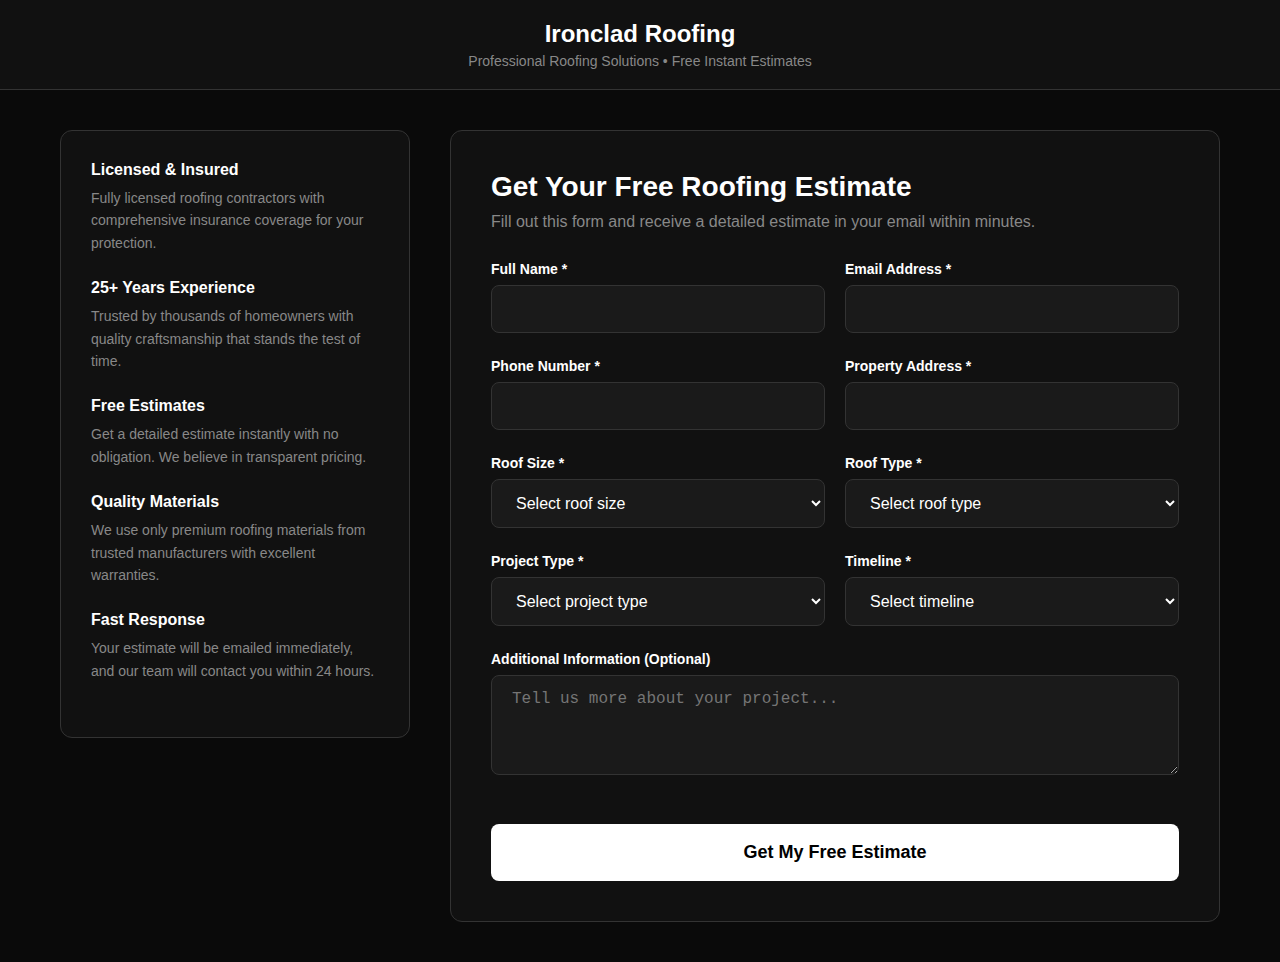
<file: index.html>
<!DOCTYPE html>
<html lang="en">
<head>
    <meta charset="UTF-8">
    <meta name="viewport" content="width=device-width, initial-scale=1.0">
    <title>Ironclad Roofing - Get Your Free Estimate</title>
    <link rel="icon" type="image/x-icon" href="ironclad_favicon.ico">
    <style>
        * {
            margin: 0;
            padding: 0;
            box-sizing: border-box;
        }

        body {
            font-family: -apple-system, BlinkMacSystemFont, 'Segoe UI', Roboto, Oxygen, Ubuntu, Cantarell, sans-serif;
            background-color: #0a0a0a;
            color: #fff;
            min-height: 100vh;
            display: flex;
            flex-direction: column;
        }

        .header {
            background-color: #111;
            padding: 20px;
            text-align: center;
            border-bottom: 1px solid #333;
        }

        .header h1 {
            font-size: 24px;
            font-weight: 600;
            margin-bottom: 5px;
        }

        .header p {
            color: #888;
            font-size: 14px;
        }

        .container {
            flex: 1;
            display: flex;
            max-width: 1200px;
            margin: 0 auto;
            width: 100%;
            padding: 40px 20px;
            gap: 40px;
        }

        .sidebar {
            width: 350px;
            background-color: #111;
            padding: 30px;
            border-radius: 12px;
            border: 1px solid #333;
            height: fit-content;
        }

        .benefit {
            margin-bottom: 25px;
        }

        .benefit h3 {
            font-size: 16px;
            margin-bottom: 8px;
            color: #fff;
        }

        .benefit p {
            font-size: 14px;
            color: #888;
            line-height: 1.6;
        }

        .form-container {
            flex: 1;
            background-color: #111;
            padding: 40px;
            border-radius: 12px;
            border: 1px solid #333;
        }

        .form-header {
            margin-bottom: 30px;
        }

        .form-header h2 {
            font-size: 28px;
            margin-bottom: 10px;
        }

        .form-header p {
            color: #888;
            font-size: 16px;
        }

        .form-group {
            margin-bottom: 25px;
        }

        .form-group label {
            display: block;
            margin-bottom: 8px;
            font-size: 14px;
            font-weight: 600;
        }

        .form-group input,
        .form-group select,
        .form-group textarea {
            width: 100%;
            padding: 14px 20px;
            border: 1px solid #333;
            border-radius: 8px;
            font-size: 16px;
            background-color: #1a1a1a;
            color: #fff;
            outline: none;
            transition: border-color 0.3s;
        }

        .form-group input:focus,
        .form-group select:focus,
        .form-group textarea:focus {
            border-color: #fff;
        }

        .form-group textarea {
            resize: vertical;
            min-height: 100px;
        }

        .form-row {
            display: grid;
            grid-template-columns: 1fr 1fr;
            gap: 20px;
        }

        .submit-button {
            width: 100%;
            padding: 18px 28px;
            background-color: #fff;
            color: #000;
            border: none;
            border-radius: 8px;
            font-size: 18px;
            font-weight: 600;
            cursor: pointer;
            transition: opacity 0.3s;
            margin-top: 20px;
        }

        .submit-button:hover {
            opacity: 0.9;
        }

        .submit-button:disabled {
            opacity: 0.5;
            cursor: not-allowed;
        }

        .success-message {
            background-color: #1a1a1a;
            border: 1px solid #4ade80;
            padding: 20px;
            border-radius: 8px;
            margin-top: 20px;
            display: none;
        }

        .success-message h3 {
            color: #4ade80;
            margin-bottom: 10px;
        }

        .error-message {
            background-color: #1a1a1a;
            border: 1px solid #ef4444;
            padding: 20px;
            border-radius: 8px;
            margin-top: 20px;
            display: none;
        }

        .error-message h3 {
            color: #ef4444;
            margin-bottom: 10px;
        }

        @media (max-width: 968px) {
            .container {
                flex-direction: column;
            }
            
            .sidebar {
                width: 100%;
            }

            .form-row {
                grid-template-columns: 1fr;
            }
        }
    </style>
</head>
<body>
    <div class="header">
        <h1>Ironclad Roofing</h1>
        <p>Professional Roofing Solutions • Free Instant Estimates</p>
    </div>

    <div class="container">
        <div class="sidebar">
            <div class="benefit">
                <h3>Licensed & Insured</h3>
                <p>Fully licensed roofing contractors with comprehensive insurance coverage for your protection.</p>
            </div>
            <div class="benefit">
                <h3>25+ Years Experience</h3>
                <p>Trusted by thousands of homeowners with quality craftsmanship that stands the test of time.</p>
            </div>
            <div class="benefit">
                <h3>Free Estimates</h3>
                <p>Get a detailed estimate instantly with no obligation. We believe in transparent pricing.</p>
            </div>
            <div class="benefit">
                <h3>Quality Materials</h3>
                <p>We use only premium roofing materials from trusted manufacturers with excellent warranties.</p>
            </div>
            <div class="benefit">
                <h3>Fast Response</h3>
                <p>Your estimate will be emailed immediately, and our team will contact you within 24 hours.</p>
            </div>
        </div>

        <div class="form-container">
            <div class="form-header">
                <h2>Get Your Free Roofing Estimate</h2>
                <p>Fill out this form and receive a detailed estimate in your email within minutes.</p>
            </div>

            <form id="estimateForm">
                <div class="form-row">
                    <div class="form-group">
                        <label for="name">Full Name *</label>
                        <input type="text" id="name" name="name" required>
                    </div>
                    <div class="form-group">
                        <label for="email">Email Address *</label>
                        <input type="email" id="email" name="email" required>
                    </div>
                </div>

                <div class="form-row">
                    <div class="form-group">
                        <label for="phone">Phone Number *</label>
                        <input type="tel" id="phone" name="phone" required>
                    </div>
                    <div class="form-group">
                        <label for="address">Property Address *</label>
                        <input type="text" id="address" name="address" required>
                    </div>
                </div>

                <div class="form-row">
                    <div class="form-group">
                        <label for="roofSize">Roof Size *</label>
                        <select id="roofSize" name="roofSize" required>
                            <option value="">Select roof size</option>
                            <option value="Small (up to 1,500 sq ft)">Small (up to 1,500 sq ft)</option>
                            <option value="Medium (1,500 - 2,500 sq ft)">Medium (1,500 - 2,500 sq ft)</option>
                            <option value="Large (2,500 - 4,000 sq ft)">Large (2,500 - 4,000 sq ft)</option>
                            <option value="Very Large (4,000+ sq ft)">Very Large (4,000+ sq ft)</option>
                            <option value="Not sure - needs measurement">Not sure - needs measurement</option>
                        </select>
                    </div>
                    <div class="form-group">
                        <label for="roofType">Roof Type *</label>
                        <select id="roofType" name="roofType" required>
                            <option value="">Select roof type</option>
                            <option value="Asphalt Shingles">Asphalt Shingles</option>
                            <option value="Metal">Metal</option>
                            <option value="Tile">Tile</option>
                            <option value="Flat/Low Slope">Flat/Low Slope</option>
                            <option value="Wood Shingles">Wood Shingles</option>
                            <option value="Not Sure">Not Sure</option>
                        </select>
                    </div>
                </div>

                <div class="form-row">
                    <div class="form-group">
                        <label for="projectType">Project Type *</label>
                        <select id="projectType" name="projectType" required>
                            <option value="">Select project type</option>
                            <option value="Complete Roof Replacement">Complete Roof Replacement</option>
                            <option value="Roof Repair">Roof Repair</option>
                            <option value="New Construction">New Construction</option>
                            <option value="Emergency Repair">Emergency Repair</option>
                            <option value="Inspection Only">Inspection Only</option>
                        </select>
                    </div>
                    <div class="form-group">
                        <label for="timeline">Timeline *</label>
                        <select id="timeline" name="timeline" required>
                            <option value="">Select timeline</option>
                            <option value="ASAP - Emergency">ASAP - Emergency</option>
                            <option value="Within 1 week">Within 1 week</option>
                            <option value="Within 1 month">Within 1 month</option>
                            <option value="Within 3 months">Within 3 months</option>
                            <option value="Just planning ahead">Just planning ahead</option>
                        </select>
                    </div>
                </div>

                <div class="form-group">
                    <label for="additionalInfo">Additional Information (Optional)</label>
                    <textarea id="additionalInfo" name="additionalInfo" placeholder="Tell us more about your project..."></textarea>
                </div>

                <!-- Hidden fields for Formspree -->
                <input type="hidden" name="_subject" value="New Roofing Estimate Request">
                <input type="hidden" name="_next" value="javascript:void(0)">
                <input type="hidden" name="_captcha" value="false">

                <button type="submit" class="submit-button" id="submitButton">Get My Free Estimate</button>
            </form>

            <div class="success-message" id="successMessage">
                <h3>Success!</h3>
                <p>Your estimate has been sent to your email address. Our team will also contact you within 24 hours to discuss your project in detail.</p>
            </div>

            <div class="error-message" id="errorMessage">
                <h3>Error</h3>
                <p>There was an error processing your request. Please try again or contact us directly.</p>
            </div>
        </div>
    </div>

    <script>
        document.addEventListener('DOMContentLoaded', () => {
            const form = document.getElementById('estimateForm');
            const submitButton = document.getElementById('submitButton');
            const successMessage = document.getElementById('successMessage');
            const errorMessage = document.getElementById('errorMessage');

            form.addEventListener('submit', async (e) => {
                e.preventDefault();

                // Disable submit button
                submitButton.disabled = true;
                submitButton.textContent = 'Processing...';
                
                // Hide any previous error messages
                errorMessage.style.display = 'none';

                try {
                    // Collect and format form data for email
                    const formData = new FormData(form);
                    
                    // Create a detailed message with all form data
                    const estimateRequest = `
NEW ROOFING ESTIMATE REQUEST

Customer Information:
• Name: ${formData.get('name')}
• Email: ${formData.get('email')}
• Phone: ${formData.get('phone')}
• Property Address: ${formData.get('address')}

Project Details:
• Roof Size: ${formData.get('roofSize')}
• Current Roof Type: ${formData.get('roofType')}
• Project Type: ${formData.get('projectType')}
• Timeline Needed: ${formData.get('timeline')}
• Additional Information: ${formData.get('additionalInfo') || 'None provided'}

Submitted: ${new Date().toLocaleString()}

Please contact this customer within 24 hours to provide their detailed estimate.
                    `;

                    // Submit to Formspree with formatted data
                    const submitData = {
                        name: formData.get('name'),
                        email: formData.get('email'),
                        phone: formData.get('phone'),
                        address: formData.get('address'),
                        roofSize: formData.get('roofSize'),
                        roofType: formData.get('roofType'),
                        projectType: formData.get('projectType'),
                        timeline: formData.get('timeline'),
                        additionalInfo: formData.get('additionalInfo'),
                        message: estimateRequest,
                        _subject: `New Roofing Estimate Request - ${formData.get('name')}`,
                        _replyto: formData.get('email')
                    };
                    
                    const response = await fetch('https://formspree.io/f/xld1lenb', {
                        method: 'POST',
                        headers: {
                            'Content-Type': 'application/json',
                            'Accept': 'application/json'
                        },
                        body: JSON.stringify(submitData)
                    });

                    if (response.ok) {
                        // Show success message
                        form.style.display = 'none';
                        successMessage.style.display = 'block';
                    } else {
                        console.error('Formspree response:', response.status, response.statusText);
                        const errorText = await response.text();
                        console.error('Formspree error details:', errorText);
                        throw new Error(`Failed to submit form: ${response.status}`);
                    }
                } catch (error) {
                    console.error('Error:', error);
                    errorMessage.style.display = 'block';
                    
                    // Re-enable submit button
                    submitButton.disabled = false;
                    submitButton.textContent = 'Get My Free Estimate';
                }
            });
        });
    </script>
</body>
</html>
</file>
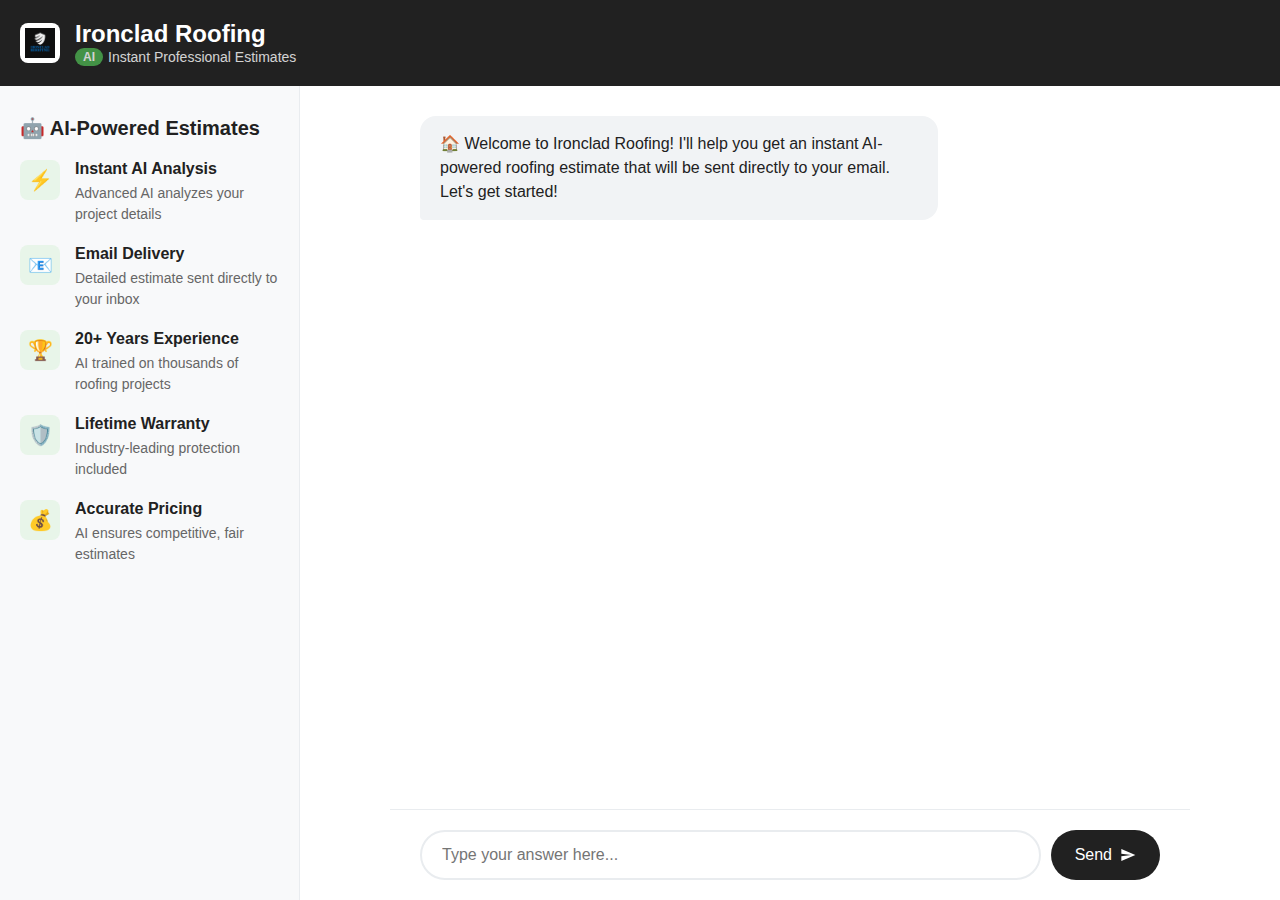
<file: automated.html>
<!DOCTYPE html>
<html lang="en">
<head>
    <meta charset="UTF-8">
    <meta name="viewport" content="width=device-width, initial-scale=1.0">
    <title>Ironclad Roofing - Get Your Free AI Estimate</title>
    <link rel="icon" href="./ironclad_favicon.ico" type="image/x-icon">
    <link rel="shortcut icon" href="./ironclad_favicon.ico" type="image/x-icon">
    <link rel="apple-touch-icon" href="./Logo.png">
    <link rel="icon" type="image/png" sizes="32x32" href="./Logo.png">
    <link rel="icon" type="image/png" sizes="16x16" href="./Logo.png">
    <style>
        /* Reset and Base Styles */
        * {
            margin: 0;
            padding: 0;
            box-sizing: border-box;
        }

        body {
            font-family: -apple-system, BlinkMacSystemFont, 'Segoe UI', Roboto, Oxygen, Ubuntu, Cantarell, sans-serif;
            background: #f8f9fa;
            height: 100vh;
            display: flex;
            flex-direction: column;
            overflow: hidden;
        }

        /* Header */
        .header {
            background: #212121;
            color: white;
            padding: 20px;
            box-shadow: 0 2px 10px rgba(0,0,0,0.1);
            display: flex;
            align-items: center;
            justify-content: space-between;
        }

        .header-left {
            display: flex;
            align-items: center;
            gap: 15px;
        }

        .logo {
            width: 40px;
            height: 40px;
            background: white;
            border-radius: 8px;
            display: flex;
            align-items: center;
            justify-content: center;
        }

        .logo img {
            width: 30px;
            height: 30px;
        }

        .header h1 {
            font-size: 24px;
            font-weight: 600;
        }

        .header-tagline {
            font-size: 14px;
            opacity: 0.8;
            display: flex;
            align-items: center;
            gap: 5px;
        }

        .ai-badge {
            background: #4CAF50;
            color: white;
            padding: 2px 8px;
            border-radius: 12px;
            font-size: 12px;
            font-weight: 600;
        }

        /* Main Chat Container */
        .main-container {
            flex: 1;
            display: flex;
            overflow: hidden;
            background: white;
        }

        /* Sidebar */
        .sidebar {
            width: 300px;
            background: #f8f9fa;
            border-right: 1px solid #e9ecef;
            padding: 30px 20px;
            overflow-y: auto;
        }

        .sidebar h2 {
            font-size: 20px;
            margin-bottom: 20px;
            color: #212121;
            display: flex;
            align-items: center;
            gap: 10px;
        }

        .benefits {
            display: flex;
            flex-direction: column;
            gap: 20px;
        }

        .benefit {
            display: flex;
            align-items: flex-start;
            gap: 15px;
        }

        .benefit-icon {
            min-width: 40px;
            height: 40px;
            background: #e8f5e9;
            border-radius: 8px;
            display: flex;
            align-items: center;
            justify-content: center;
            font-size: 20px;
        }

        .benefit-content h3 {
            font-size: 16px;
            margin-bottom: 5px;
            color: #212121;
        }

        .benefit-content p {
            font-size: 14px;
            color: #666;
            line-height: 1.5;
        }

        /* Chat Area */
        .chat-area {
            flex: 1;
            display: flex;
            flex-direction: column;
            max-width: 800px;
            margin: 0 auto;
            width: 100%;
        }

        /* Chat Messages */
        .chat-messages {
            flex: 1;
            overflow-y: auto;
            padding: 30px;
            display: flex;
            flex-direction: column;
            gap: 20px;
        }

        .message {
            max-width: 70%;
            animation: fadeIn 0.3s ease;
        }

        @keyframes fadeIn {
            from { opacity: 0; transform: translateY(10px); }
            to { opacity: 1; transform: translateY(0); }
        }

        .bot-message {
            align-self: flex-start;
        }

        .user-message {
            align-self: flex-end;
        }

        .message-content {
            padding: 16px 20px;
            border-radius: 16px;
            font-size: 16px;
            line-height: 1.5;
        }

        .bot-message .message-content {
            background: #f1f3f5;
            color: #212121;
            border-bottom-left-radius: 4px;
        }

        .user-message .message-content {
            background: #212121;
            color: white;
            border-bottom-right-radius: 4px;
        }

        /* Quick Options */
        .quick-options {
            display: flex;
            flex-wrap: wrap;
            gap: 10px;
            margin-top: 15px;
            margin-bottom: 10px;
        }

        .quick-option {
            background: white;
            border: 2px solid #212121;
            color: #212121;
            padding: 10px 20px;
            border-radius: 25px;
            cursor: pointer;
            font-size: 14px;
            transition: all 0.2s ease;
            font-weight: 500;
        }

        .quick-option:hover {
            background: #212121;
            color: white;
            transform: translateY(-2px);
        }

        /* Chat Input */
        .chat-input-container {
            padding: 20px 30px;
            background: white;
            border-top: 1px solid #e9ecef;
        }

        .chat-input-wrapper {
            display: flex;
            gap: 10px;
            max-width: 800px;
            margin: 0 auto;
        }

        #chat-input {
            flex: 1;
            padding: 14px 20px;
            border: 2px solid #e9ecef;
            border-radius: 25px;
            font-size: 16px;
            outline: none;
            transition: border-color 0.2s ease;
        }

        #chat-input:focus {
            border-color: #212121;
        }

        #send-button {
            background: #212121;
            color: white;
            border: none;
            padding: 14px 24px;
            border-radius: 25px;
            cursor: pointer;
            font-size: 16px;
            font-weight: 500;
            transition: all 0.2s ease;
            display: flex;
            align-items: center;
            gap: 8px;
        }

        #send-button:hover {
            background: #333;
            transform: translateY(-2px);
        }

        #send-button:disabled {
            background: #ccc;
            cursor: not-allowed;
            transform: none;
        }

        /* Loading indicator */
        .loading-indicator {
            display: none;
            align-items: center;
            justify-content: center;
            gap: 15px;
            padding: 30px;
            background: #f8f9fa;
            border-radius: 12px;
            margin: 20px 30px;
        }

        .loading-indicator.show {
            display: flex;
        }

        .loading-dots {
            display: flex;
            gap: 4px;
        }

        .loading-dot {
            width: 12px;
            height: 12px;
            background: #4CAF50;
            border-radius: 50%;
            animation: bounce 1.4s ease-in-out infinite;
        }

        .loading-dot:nth-child(1) { animation-delay: -0.32s; }
        .loading-dot:nth-child(2) { animation-delay: -0.16s; }

        @keyframes bounce {
            0%, 80%, 100% { transform: scale(0); }
            40% { transform: scale(1); }
        }

        .loading-indicator span {
            font-size: 16px;
            color: #4CAF50;
            font-weight: 500;
        }

        /* Estimate Display */
        .estimate-content {
            background: linear-gradient(135deg, #f8f9fa 0%, #e9ecef 100%);
            border: 2px solid #4CAF50;
            border-radius: 16px;
            padding: 24px;
            margin-top: 15px;
            box-shadow: 0 4px 20px rgba(76, 175, 80, 0.1);
        }

        .estimate-header {
            display: flex;
            align-items: center;
            gap: 12px;
            margin-bottom: 20px;
            padding-bottom: 15px;
            border-bottom: 2px solid #e9ecef;
        }

        .estimate-header svg {
            width: 28px;
            height: 28px;
            fill: #4CAF50;
        }

        .estimate-header strong {
            font-size: 22px;
            color: #212121;
        }

        /* Mobile Responsive */
        @media (max-width: 768px) {
            .sidebar {
                display: none;
            }

            .header h1 {
                font-size: 18px;
            }

            .header-tagline {
                font-size: 12px;
            }

            .chat-messages {
                padding: 20px;
            }

            .message {
                max-width: 85%;
            }

            .message-content {
                font-size: 15px;
                padding: 12px 16px;
            }

            .chat-input-container {
                padding: 15px;
            }

            #chat-input {
                font-size: 15px;
                padding: 12px 16px;
            }

            #send-button {
                padding: 12px 20px;
                font-size: 15px;
            }

            .loading-indicator {
                margin: 15px;
                padding: 20px;
            }
        }

        /* Success message */
        .success-message .message-content {
            background: #e8f5e9;
            color: #2e7d32;
            border: 1px solid #4caf50;
        }

        /* Error message */
        .error-message .message-content {
            background: #fff3e0;
            color: #f57c00;
            border: 1px solid #ff9800;
        }
    </style>
</head>
<body>
    <!-- Header -->
    <header class="header">
        <div class="header-left">
            <div class="logo">
                <img src="Logo.png" alt="Ironclad Roofing">
            </div>
            <div>
                <h1>Ironclad Roofing</h1>
                <div class="header-tagline">
                    <span class="ai-badge">AI</span>
                    Instant Professional Estimates
                </div>
            </div>
        </div>
    </header>

    <!-- Main Container -->
    <div class="main-container">
        <!-- Sidebar -->
        <aside class="sidebar">
            <h2>🤖 AI-Powered Estimates</h2>
            <div class="benefits">
                <div class="benefit">
                    <div class="benefit-icon">⚡</div>
                    <div class="benefit-content">
                        <h3>Instant AI Analysis</h3>
                        <p>Advanced AI analyzes your project details</p>
                    </div>
                </div>
                <div class="benefit">
                    <div class="benefit-icon">📧</div>
                    <div class="benefit-content">
                        <h3>Email Delivery</h3>
                        <p>Detailed estimate sent directly to your inbox</p>
                    </div>
                </div>
                <div class="benefit">
                    <div class="benefit-icon">🏆</div>
                    <div class="benefit-content">
                        <h3>20+ Years Experience</h3>
                        <p>AI trained on thousands of roofing projects</p>
                    </div>
                </div>
                <div class="benefit">
                    <div class="benefit-icon">🛡️</div>
                    <div class="benefit-content">
                        <h3>Lifetime Warranty</h3>
                        <p>Industry-leading protection included</p>
                    </div>
                </div>
                <div class="benefit">
                    <div class="benefit-icon">💰</div>
                    <div class="benefit-content">
                        <h3>Accurate Pricing</h3>
                        <p>AI ensures competitive, fair estimates</p>
                    </div>
                </div>
            </div>
        </aside>

        <!-- Chat Area -->
        <main class="chat-area">
            <!-- Chat Messages -->
            <div id="chat-messages" class="chat-messages">
                <!-- Messages will be dynamically added here -->
            </div>

            <!-- Loading Indicator -->
            <div id="loading-indicator" class="loading-indicator">
                <div class="loading-dots">
                    <div class="loading-dot"></div>
                    <div class="loading-dot"></div>
                    <div class="loading-dot"></div>
                </div>
                <span>AI is generating your estimate...</span>
            </div>

            <!-- Chat Input -->
            <div class="chat-input-container">
                <div class="chat-input-wrapper">
                    <input 
                        type="text" 
                        id="chat-input" 
                        placeholder="Type your answer here..."
                        autocomplete="off"
                    >
                    <button id="send-button">
                        Send
                        <svg width="16" height="16" viewBox="0 0 24 24" fill="currentColor">
                            <path d="M2.01 21L23 12 2.01 3 2 10l15 2-15 2z"/>
                        </svg>
                    </button>
                </div>
            </div>
        </main>
    </div>

    <script src="automated-script.js"></script>
</body>
</html>
</file>
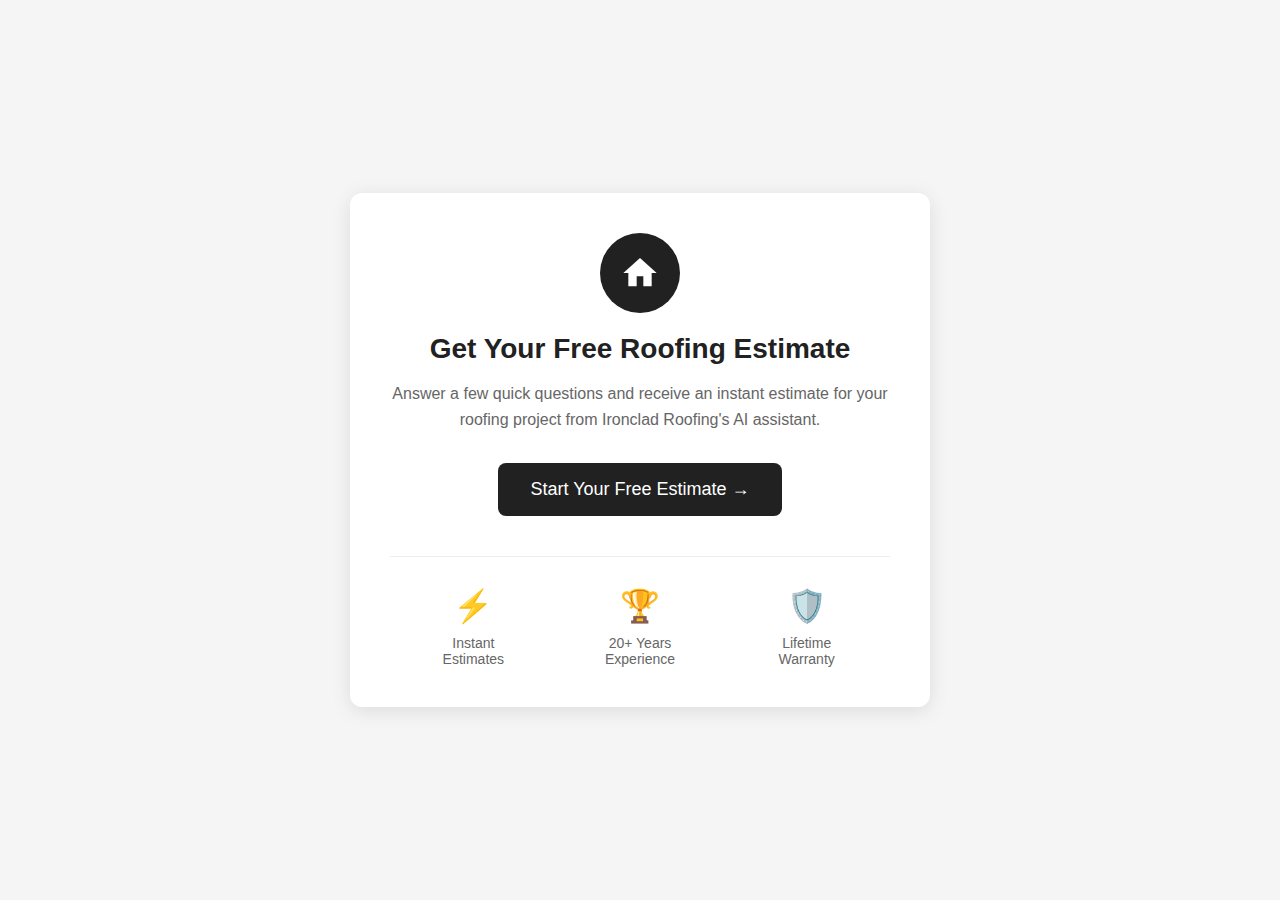
<file: embed.html>
<!DOCTYPE html>
<html lang="en">
<head>
    <meta charset="UTF-8">
    <meta name="viewport" content="width=device-width, initial-scale=1.0">
    <title>Ironclad Roofing Estimator</title>
    <style>
        body {
            margin: 0;
            padding: 0;
            font-family: -apple-system, BlinkMacSystemFont, 'Segoe UI', Roboto, sans-serif;
            background: #f5f5f5;
            display: flex;
            align-items: center;
            justify-content: center;
            min-height: 100vh;
        }

        .embed-container {
            background: white;
            border-radius: 12px;
            box-shadow: 0 4px 20px rgba(0,0,0,0.1);
            padding: 40px;
            text-align: center;
            max-width: 500px;
            width: 90%;
        }

        .logo {
            width: 80px;
            height: 80px;
            margin: 0 auto 20px;
            background: #212121;
            border-radius: 50%;
            display: flex;
            align-items: center;
            justify-content: center;
        }

        .logo svg {
            width: 40px;
            height: 40px;
            fill: white;
        }

        h1 {
            color: #212121;
            font-size: 28px;
            margin-bottom: 10px;
        }

        p {
            color: #666;
            font-size: 16px;
            line-height: 1.6;
            margin-bottom: 30px;
        }

        .cta-button {
            background: #212121;
            color: white;
            border: none;
            padding: 16px 32px;
            font-size: 18px;
            border-radius: 8px;
            cursor: pointer;
            transition: all 0.3s ease;
            text-decoration: none;
            display: inline-block;
        }

        .cta-button:hover {
            background: #333;
            transform: translateY(-2px);
            box-shadow: 0 4px 12px rgba(0,0,0,0.2);
        }

        .features {
            display: flex;
            justify-content: space-around;
            margin-top: 40px;
            padding-top: 30px;
            border-top: 1px solid #eee;
        }

        .feature {
            text-align: center;
            flex: 1;
        }

        .feature-icon {
            font-size: 32px;
            margin-bottom: 10px;
        }

        .feature-text {
            font-size: 14px;
            color: #666;
        }
    </style>
</head>
<body>
    <div class="embed-container">
        <div class="logo">
            <svg viewBox="0 0 24 24" xmlns="http://www.w3.org/2000/svg">
                <path d="M10 20v-6h4v6h5v-8h3L12 3 2 12h3v8z"/>
            </svg>
        </div>
        
        <h1>Get Your Free Roofing Estimate</h1>
        <p>Answer a few quick questions and receive an instant estimate for your roofing project from Ironclad Roofing's AI assistant.</p>
        
        <a href="https://jake1848.github.io/roofing-chat/" target="_blank" class="cta-button">
            Start Your Free Estimate →
        </a>
        
        <div class="features">
            <div class="feature">
                <div class="feature-icon">⚡</div>
                <div class="feature-text">Instant<br>Estimates</div>
            </div>
            <div class="feature">
                <div class="feature-icon">🏆</div>
                <div class="feature-text">20+ Years<br>Experience</div>
            </div>
            <div class="feature">
                <div class="feature-icon">🛡️</div>
                <div class="feature-text">Lifetime<br>Warranty</div>
            </div>
        </div>
    </div>
</body>
</html>
</file>
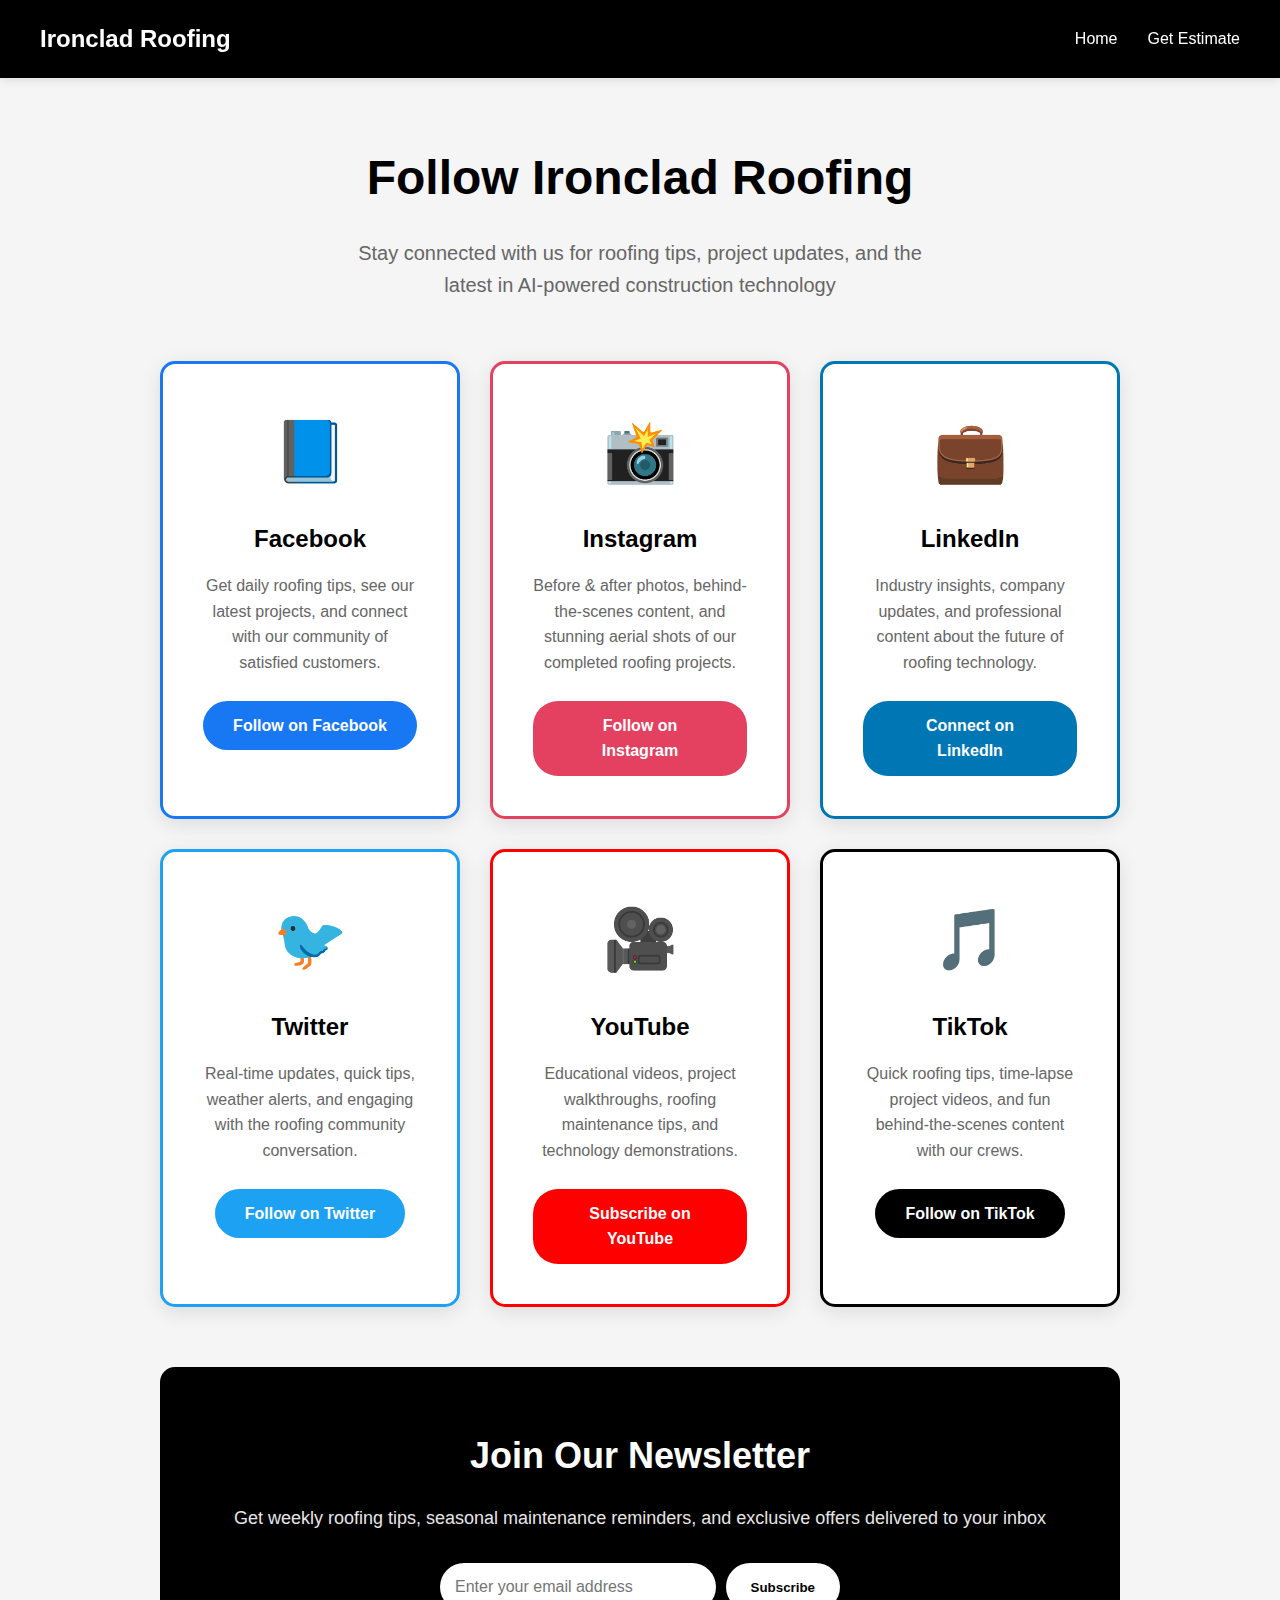
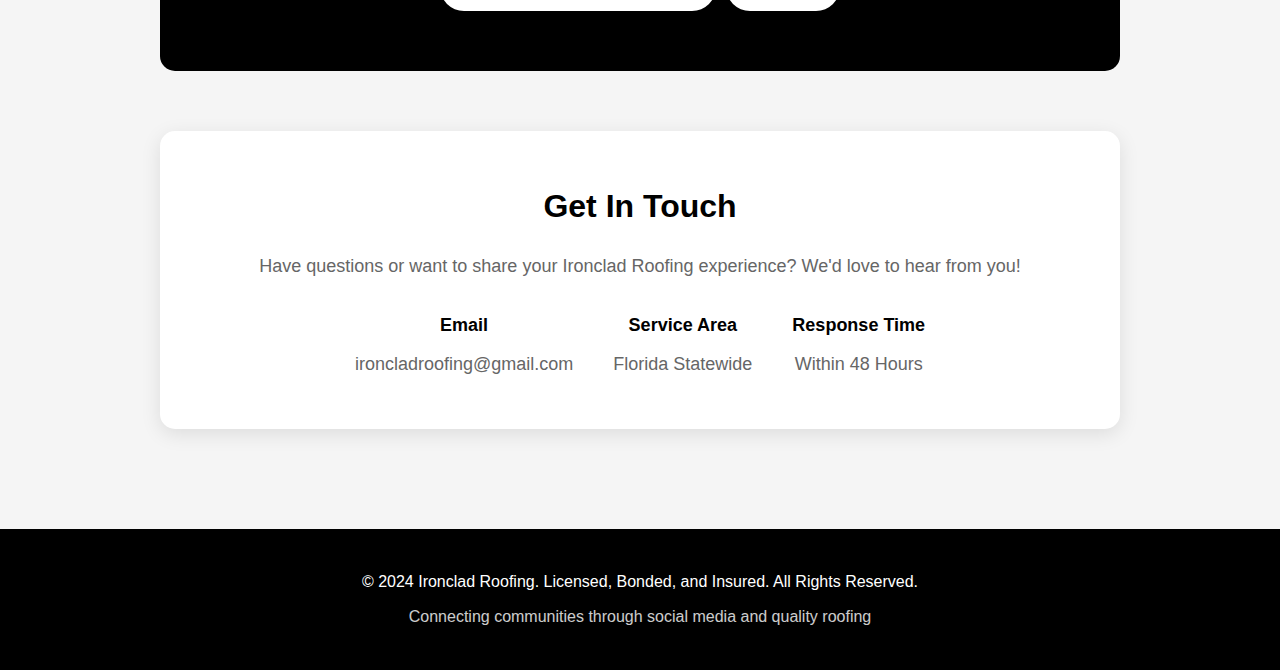
<file: follow-us.html>
<!DOCTYPE html>
<html lang="en">
<head>
    <meta charset="UTF-8">
    <meta name="viewport" content="width=device-width, initial-scale=1.0">
    <title>Follow Us - Ironclad Roofing</title>
    <link rel="icon" type="image/x-icon" href="./ironclad_favicon.ico">
    <style>
        * {
            margin: 0;
            padding: 0;
            box-sizing: border-box;
        }

        body {
            font-family: -apple-system, BlinkMacSystemFont, 'Segoe UI', Roboto, sans-serif;
            line-height: 1.6;
            color: #333;
            background-color: #f5f5f5;
        }

        .header {
            background-color: #000;
            color: #fff;
            padding: 20px;
            position: fixed;
            width: 100%;
            top: 0;
            z-index: 1000;
            box-shadow: 0 2px 10px rgba(0,0,0,0.1);
        }

        .header-content {
            max-width: 1200px;
            margin: 0 auto;
            display: flex;
            justify-content: space-between;
            align-items: center;
        }

        .logo {
            font-size: 24px;
            font-weight: bold;
            color: #fff;
            text-decoration: none;
        }

        .nav-links {
            display: flex;
            gap: 30px;
        }

        .nav-links a {
            color: #fff;
            text-decoration: none;
            transition: opacity 0.3s;
        }

        .nav-links a:hover {
            opacity: 0.8;
        }

        .main-content {
            margin-top: 80px;
            padding: 60px 20px;
            max-width: 1000px;
            margin-left: auto;
            margin-right: auto;
        }

        .page-header {
            text-align: center;
            margin-bottom: 60px;
        }

        .page-header h1 {
            font-size: 48px;
            margin-bottom: 20px;
            color: #000;
        }

        .page-header p {
            font-size: 20px;
            color: #666;
            max-width: 600px;
            margin: 0 auto;
        }

        .social-grid {
            display: grid;
            grid-template-columns: repeat(auto-fit, minmax(300px, 1fr));
            gap: 30px;
            margin-bottom: 60px;
        }

        .social-platform {
            background: #fff;
            padding: 40px;
            border-radius: 15px;
            box-shadow: 0 5px 20px rgba(0,0,0,0.1);
            text-align: center;
            transition: transform 0.3s, box-shadow 0.3s;
            border: 3px solid transparent;
        }

        .social-platform:hover {
            transform: translateY(-5px);
            box-shadow: 0 10px 30px rgba(0,0,0,0.15);
        }

        .social-platform.facebook {
            border-color: #1877f2;
        }

        .social-platform.instagram {
            border-color: #e4405f;
        }

        .social-platform.linkedin {
            border-color: #0077b5;
        }

        .social-platform.twitter {
            border-color: #1da1f2;
        }

        .social-platform.youtube {
            border-color: #ff0000;
        }

        .social-platform.tiktok {
            border-color: #000;
        }

        .social-icon {
            font-size: 60px;
            margin-bottom: 20px;
            display: block;
        }

        .social-platform h3 {
            font-size: 24px;
            margin-bottom: 15px;
            color: #000;
        }

        .social-platform p {
            color: #666;
            margin-bottom: 25px;
            line-height: 1.6;
        }

        .social-button {
            display: inline-block;
            padding: 12px 30px;
            background: #000;
            color: #fff;
            text-decoration: none;
            border-radius: 25px;
            font-weight: bold;
            transition: all 0.3s;
        }

        .social-button:hover {
            background: #333;
            transform: translateY(-2px);
        }

        .facebook .social-button { background: #1877f2; }
        .facebook .social-button:hover { background: #166fe5; }

        .instagram .social-button { background: #e4405f; }
        .instagram .social-button:hover { background: #d73559; }

        .linkedin .social-button { background: #0077b5; }
        .linkedin .social-button:hover { background: #006ca3; }

        .twitter .social-button { background: #1da1f2; }
        .twitter .social-button:hover { background: #1a91da; }

        .youtube .social-button { background: #ff0000; }
        .youtube .social-button:hover { background: #e60000; }

        .tiktok .social-button { background: #000; }
        .tiktok .social-button:hover { background: #333; }

        .newsletter-section {
            background: #000;
            color: #fff;
            padding: 60px 40px;
            border-radius: 15px;
            text-align: center;
            margin-bottom: 60px;
        }

        .newsletter-section h2 {
            font-size: 36px;
            margin-bottom: 20px;
        }

        .newsletter-section p {
            font-size: 18px;
            margin-bottom: 30px;
            opacity: 0.9;
        }

        .newsletter-form {
            display: flex;
            max-width: 400px;
            margin: 0 auto;
            gap: 10px;
        }

        .newsletter-form input {
            flex: 1;
            padding: 15px;
            border: none;
            border-radius: 25px;
            font-size: 16px;
        }

        .newsletter-form button {
            padding: 15px 25px;
            background: #fff;
            color: #000;
            border: none;
            border-radius: 25px;
            font-weight: bold;
            cursor: pointer;
            transition: all 0.3s;
        }

        .newsletter-form button:hover {
            background: #f0f0f0;
            transform: translateY(-2px);
        }

        .contact-section {
            background: #fff;
            padding: 50px;
            border-radius: 15px;
            text-align: center;
            box-shadow: 0 5px 20px rgba(0,0,0,0.1);
        }

        .contact-section h2 {
            font-size: 32px;
            margin-bottom: 20px;
            color: #000;
        }

        .contact-section p {
            font-size: 18px;
            color: #666;
            margin-bottom: 30px;
        }

        .contact-info {
            display: flex;
            justify-content: center;
            gap: 40px;
            flex-wrap: wrap;
        }

        .contact-item {
            text-align: center;
        }

        .contact-item h4 {
            font-size: 18px;
            margin-bottom: 10px;
            color: #000;
        }

        .contact-item p {
            color: #666;
            margin: 0;
        }

        @media (max-width: 768px) {
            .header-content {
                flex-direction: column;
                gap: 20px;
            }

            .main-content {
                margin-top: 120px;
                padding: 40px 20px;
            }

            .page-header h1 {
                font-size: 36px;
            }

            .social-grid {
                grid-template-columns: 1fr;
            }

            .newsletter-form {
                flex-direction: column;
                max-width: 300px;
            }

            .contact-info {
                flex-direction: column;
                gap: 20px;
            }
        }
    </style>
</head>
<body>
    <header class="header">
        <div class="header-content">
            <a href="index.html" class="logo">Ironclad Roofing</a>
            <nav class="nav-links">
                <a href="index.html">Home</a>
                <a href="index.html">Get Estimate</a>
            </nav>
        </div>
    </header>

    <main class="main-content">
        <div class="page-header">
            <h1>Follow Ironclad Roofing</h1>
            <p>Stay connected with us for roofing tips, project updates, and the latest in AI-powered construction technology</p>
        </div>

        <div class="social-grid">
            <div class="social-platform facebook">
                <span class="social-icon">📘</span>
                <h3>Facebook</h3>
                <p>Get daily roofing tips, see our latest projects, and connect with our community of satisfied customers.</p>
                <a href="#" class="social-button">Follow on Facebook</a>
            </div>

            <div class="social-platform instagram">
                <span class="social-icon">📸</span>
                <h3>Instagram</h3>
                <p>Before & after photos, behind-the-scenes content, and stunning aerial shots of our completed roofing projects.</p>
                <a href="#" class="social-button">Follow on Instagram</a>
            </div>

            <div class="social-platform linkedin">
                <span class="social-icon">💼</span>
                <h3>LinkedIn</h3>
                <p>Industry insights, company updates, and professional content about the future of roofing technology.</p>
                <a href="#" class="social-button">Connect on LinkedIn</a>
            </div>

            <div class="social-platform twitter">
                <span class="social-icon">🐦</span>
                <h3>Twitter</h3>
                <p>Real-time updates, quick tips, weather alerts, and engaging with the roofing community conversation.</p>
                <a href="#" class="social-button">Follow on Twitter</a>
            </div>

            <div class="social-platform youtube">
                <span class="social-icon">🎥</span>
                <h3>YouTube</h3>
                <p>Educational videos, project walkthroughs, roofing maintenance tips, and technology demonstrations.</p>
                <a href="#" class="social-button">Subscribe on YouTube</a>
            </div>

            <div class="social-platform tiktok">
                <span class="social-icon">🎵</span>
                <h3>TikTok</h3>
                <p>Quick roofing tips, time-lapse project videos, and fun behind-the-scenes content with our crews.</p>
                <a href="#" class="social-button">Follow on TikTok</a>
            </div>
        </div>

        <div class="newsletter-section">
            <h2>Join Our Newsletter</h2>
            <p>Get weekly roofing tips, seasonal maintenance reminders, and exclusive offers delivered to your inbox</p>
            <form class="newsletter-form">
                <input type="email" placeholder="Enter your email address" required>
                <button type="submit">Subscribe</button>
            </form>
        </div>

        <div class="contact-section">
            <h2>Get In Touch</h2>
            <p>Have questions or want to share your Ironclad Roofing experience? We'd love to hear from you!</p>
            <div class="contact-info">
                <div class="contact-item">
                    <h4>Email</h4>
                    <p>ironcladroofing@gmail.com</p>
                </div>
                <div class="contact-item">
                    <h4>Service Area</h4>
                    <p>Florida Statewide</p>
                </div>
                <div class="contact-item">
                    <h4>Response Time</h4>
                    <p>Within 48 Hours</p>
                </div>
            </div>
        </div>
    </main>

    <footer style="background: #000; color: #fff; padding: 40px 20px; text-align: center; margin-top: 40px;">
        <p>&copy; 2024 Ironclad Roofing. Licensed, Bonded, and Insured. All Rights Reserved.</p>
        <p style="margin-top: 10px; opacity: 0.8;">Connecting communities through social media and quality roofing</p>
    </footer>
</body>
</html>
</file>
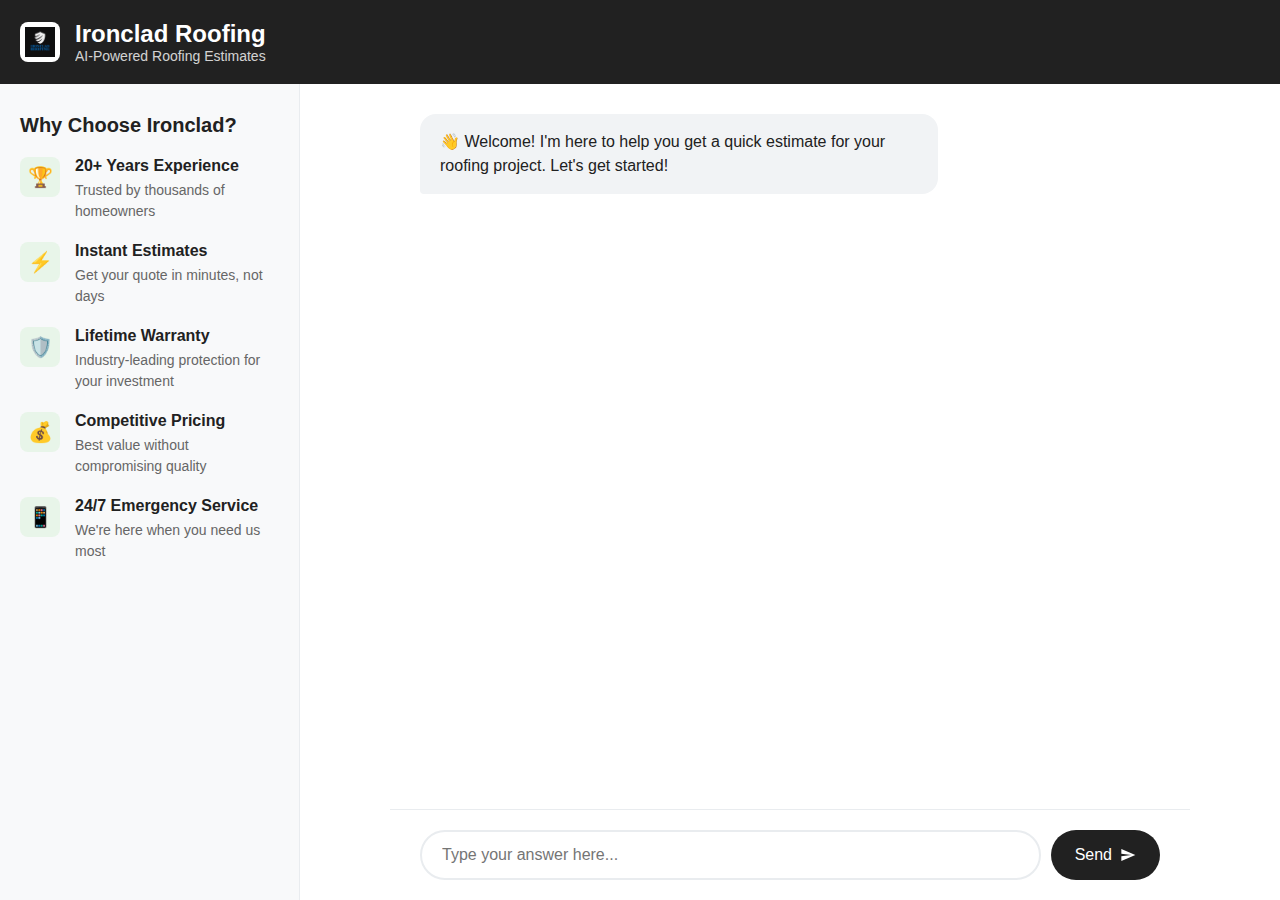
<file: fullscreen.html>
<!DOCTYPE html>
<html lang="en">
<head>
    <meta charset="UTF-8">
    <meta name="viewport" content="width=device-width, initial-scale=1.0">
    <title>Ironclad Roofing - Get Your Free Estimate</title>
    <link rel="icon" href="ironclad_favicon.ico" type="image/x-icon">
    <link rel="shortcut icon" href="ironclad_favicon.ico" type="image/x-icon">
    <link rel="apple-touch-icon" href="Logo.png">
    <style>
        /* Reset and Base Styles */
        * {
            margin: 0;
            padding: 0;
            box-sizing: border-box;
        }

        body {
            font-family: -apple-system, BlinkMacSystemFont, 'Segoe UI', Roboto, Oxygen, Ubuntu, Cantarell, sans-serif;
            background: #f8f9fa;
            height: 100vh;
            display: flex;
            flex-direction: column;
            overflow: hidden;
        }

        /* Header */
        .header {
            background: #212121;
            color: white;
            padding: 20px;
            box-shadow: 0 2px 10px rgba(0,0,0,0.1);
            display: flex;
            align-items: center;
            justify-content: space-between;
        }

        .header-left {
            display: flex;
            align-items: center;
            gap: 15px;
        }

        .logo {
            width: 40px;
            height: 40px;
            background: white;
            border-radius: 8px;
            display: flex;
            align-items: center;
            justify-content: center;
        }

        .logo img {
            width: 30px;
            height: 30px;
        }

        .header h1 {
            font-size: 24px;
            font-weight: 600;
        }

        .header-tagline {
            font-size: 14px;
            opacity: 0.8;
        }

        /* Main Chat Container */
        .main-container {
            flex: 1;
            display: flex;
            overflow: hidden;
            background: white;
        }

        /* Sidebar */
        .sidebar {
            width: 300px;
            background: #f8f9fa;
            border-right: 1px solid #e9ecef;
            padding: 30px 20px;
            overflow-y: auto;
        }

        .sidebar h2 {
            font-size: 20px;
            margin-bottom: 20px;
            color: #212121;
        }

        .benefits {
            display: flex;
            flex-direction: column;
            gap: 20px;
        }

        .benefit {
            display: flex;
            align-items: flex-start;
            gap: 15px;
        }

        .benefit-icon {
            min-width: 40px;
            height: 40px;
            background: #e8f5e9;
            border-radius: 8px;
            display: flex;
            align-items: center;
            justify-content: center;
            font-size: 20px;
        }

        .benefit-content h3 {
            font-size: 16px;
            margin-bottom: 5px;
            color: #212121;
        }

        .benefit-content p {
            font-size: 14px;
            color: #666;
            line-height: 1.5;
        }

        /* Chat Area */
        .chat-area {
            flex: 1;
            display: flex;
            flex-direction: column;
            max-width: 800px;
            margin: 0 auto;
            width: 100%;
        }

        /* Chat Messages */
        .chat-messages {
            flex: 1;
            overflow-y: auto;
            padding: 30px;
            display: flex;
            flex-direction: column;
            gap: 20px;
        }

        .message {
            max-width: 70%;
            animation: fadeIn 0.3s ease;
        }

        @keyframes fadeIn {
            from { opacity: 0; transform: translateY(10px); }
            to { opacity: 1; transform: translateY(0); }
        }

        .bot-message {
            align-self: flex-start;
        }

        .user-message {
            align-self: flex-end;
        }

        .message-content {
            padding: 16px 20px;
            border-radius: 16px;
            font-size: 16px;
            line-height: 1.5;
        }

        .bot-message .message-content {
            background: #f1f3f5;
            color: #212121;
            border-bottom-left-radius: 4px;
        }

        .user-message .message-content {
            background: #212121;
            color: white;
            border-bottom-right-radius: 4px;
        }

        /* Quick Options */
        .quick-options {
            display: flex;
            flex-wrap: wrap;
            gap: 10px;
            margin-top: 15px;
            margin-bottom: 10px;
        }

        .quick-option {
            background: white;
            border: 2px solid #212121;
            color: #212121;
            padding: 10px 20px;
            border-radius: 25px;
            cursor: pointer;
            font-size: 14px;
            transition: all 0.2s ease;
            font-weight: 500;
        }

        .quick-option:hover {
            background: #212121;
            color: white;
            transform: translateY(-2px);
        }

        /* Chat Input */
        .chat-input-container {
            padding: 20px 30px;
            background: white;
            border-top: 1px solid #e9ecef;
        }

        .chat-input-wrapper {
            display: flex;
            gap: 10px;
            max-width: 800px;
            margin: 0 auto;
        }

        #chat-input {
            flex: 1;
            padding: 14px 20px;
            border: 2px solid #e9ecef;
            border-radius: 25px;
            font-size: 16px;
            outline: none;
            transition: border-color 0.2s ease;
        }

        #chat-input:focus {
            border-color: #212121;
        }

        #send-button {
            background: #212121;
            color: white;
            border: none;
            padding: 14px 24px;
            border-radius: 25px;
            cursor: pointer;
            font-size: 16px;
            font-weight: 500;
            transition: all 0.2s ease;
            display: flex;
            align-items: center;
            gap: 8px;
        }

        #send-button:hover {
            background: #333;
            transform: translateY(-2px);
        }

        #send-button:disabled {
            background: #ccc;
            cursor: not-allowed;
            transform: none;
        }

        /* Loading indicator */
        .loading-indicator {
            display: none;
            align-items: center;
            gap: 10px;
            padding: 20px;
        }

        .loading-indicator.show {
            display: flex;
        }

        .loading-dots {
            display: flex;
            gap: 4px;
        }

        .loading-dot {
            width: 8px;
            height: 8px;
            background: #212121;
            border-radius: 50%;
            animation: bounce 1.4s ease-in-out infinite;
        }

        .loading-dot:nth-child(1) { animation-delay: -0.32s; }
        .loading-dot:nth-child(2) { animation-delay: -0.16s; }

        @keyframes bounce {
            0%, 80%, 100% { transform: scale(0); }
            40% { transform: scale(1); }
        }

        /* Estimate Display */
        .estimate-content {
            background: #f8f9fa;
            border: 2px solid #212121;
            border-radius: 12px;
            padding: 24px;
            margin-top: 10px;
        }

        .estimate-header {
            display: flex;
            align-items: center;
            gap: 10px;
            margin-bottom: 20px;
            padding-bottom: 15px;
            border-bottom: 2px solid #e9ecef;
        }

        .estimate-header svg {
            width: 24px;
            height: 24px;
            fill: #212121;
        }

        .estimate-header strong {
            font-size: 20px;
            color: #212121;
        }

        /* Mobile Responsive */
        @media (max-width: 768px) {
            .sidebar {
                display: none;
            }

            .header h1 {
                font-size: 18px;
            }

            .header-tagline {
                display: none;
            }

            .chat-messages {
                padding: 20px;
            }

            .message {
                max-width: 85%;
            }

            .message-content {
                font-size: 15px;
                padding: 12px 16px;
            }

            .chat-input-container {
                padding: 15px;
            }

            #chat-input {
                font-size: 15px;
                padding: 12px 16px;
            }

            #send-button {
                padding: 12px 20px;
                font-size: 15px;
            }
        }

        /* Success message */
        .success-message .message-content {
            background: #e8f5e9;
            color: #2e7d32;
            border: 1px solid #4caf50;
        }

        /* Error message */
        .error-message .message-content {
            background: #ffebee;
            color: #c62828;
            border: 1px solid #f44336;
        }
    </style>
</head>
<body>
    <!-- Header -->
    <header class="header">
        <div class="header-left">
            <div class="logo">
                <img src="Logo.png" alt="Ironclad Roofing">
            </div>
            <div>
                <h1>Ironclad Roofing</h1>
                <div class="header-tagline">AI-Powered Roofing Estimates</div>
            </div>
        </div>
    </header>

    <!-- Main Container -->
    <div class="main-container">
        <!-- Sidebar -->
        <aside class="sidebar">
            <h2>Why Choose Ironclad?</h2>
            <div class="benefits">
                <div class="benefit">
                    <div class="benefit-icon">🏆</div>
                    <div class="benefit-content">
                        <h3>20+ Years Experience</h3>
                        <p>Trusted by thousands of homeowners</p>
                    </div>
                </div>
                <div class="benefit">
                    <div class="benefit-icon">⚡</div>
                    <div class="benefit-content">
                        <h3>Instant Estimates</h3>
                        <p>Get your quote in minutes, not days</p>
                    </div>
                </div>
                <div class="benefit">
                    <div class="benefit-icon">🛡️</div>
                    <div class="benefit-content">
                        <h3>Lifetime Warranty</h3>
                        <p>Industry-leading protection for your investment</p>
                    </div>
                </div>
                <div class="benefit">
                    <div class="benefit-icon">💰</div>
                    <div class="benefit-content">
                        <h3>Competitive Pricing</h3>
                        <p>Best value without compromising quality</p>
                    </div>
                </div>
                <div class="benefit">
                    <div class="benefit-icon">📱</div>
                    <div class="benefit-content">
                        <h3>24/7 Emergency Service</h3>
                        <p>We're here when you need us most</p>
                    </div>
                </div>
            </div>
        </aside>

        <!-- Chat Area -->
        <main class="chat-area">
            <!-- Chat Messages -->
            <div id="chat-messages" class="chat-messages">
                <!-- Messages will be dynamically added here -->
            </div>

            <!-- Loading Indicator -->
            <div id="loading-indicator" class="loading-indicator">
                <div class="loading-dots">
                    <div class="loading-dot"></div>
                    <div class="loading-dot"></div>
                    <div class="loading-dot"></div>
                </div>
                <span>Generating your estimate...</span>
            </div>

            <!-- Chat Input -->
            <div class="chat-input-container">
                <div class="chat-input-wrapper">
                    <input 
                        type="text" 
                        id="chat-input" 
                        placeholder="Type your answer here..."
                        autocomplete="off"
                    >
                    <button id="send-button">
                        Send
                        <svg width="16" height="16" viewBox="0 0 24 24" fill="currentColor">
                            <path d="M2.01 21L23 12 2.01 3 2 10l15 2-15 2z"/>
                        </svg>
                    </button>
                </div>
            </div>
        </main>
    </div>

    <script src="fullscreen-script.js"></script>
</body>
</html>
</file>
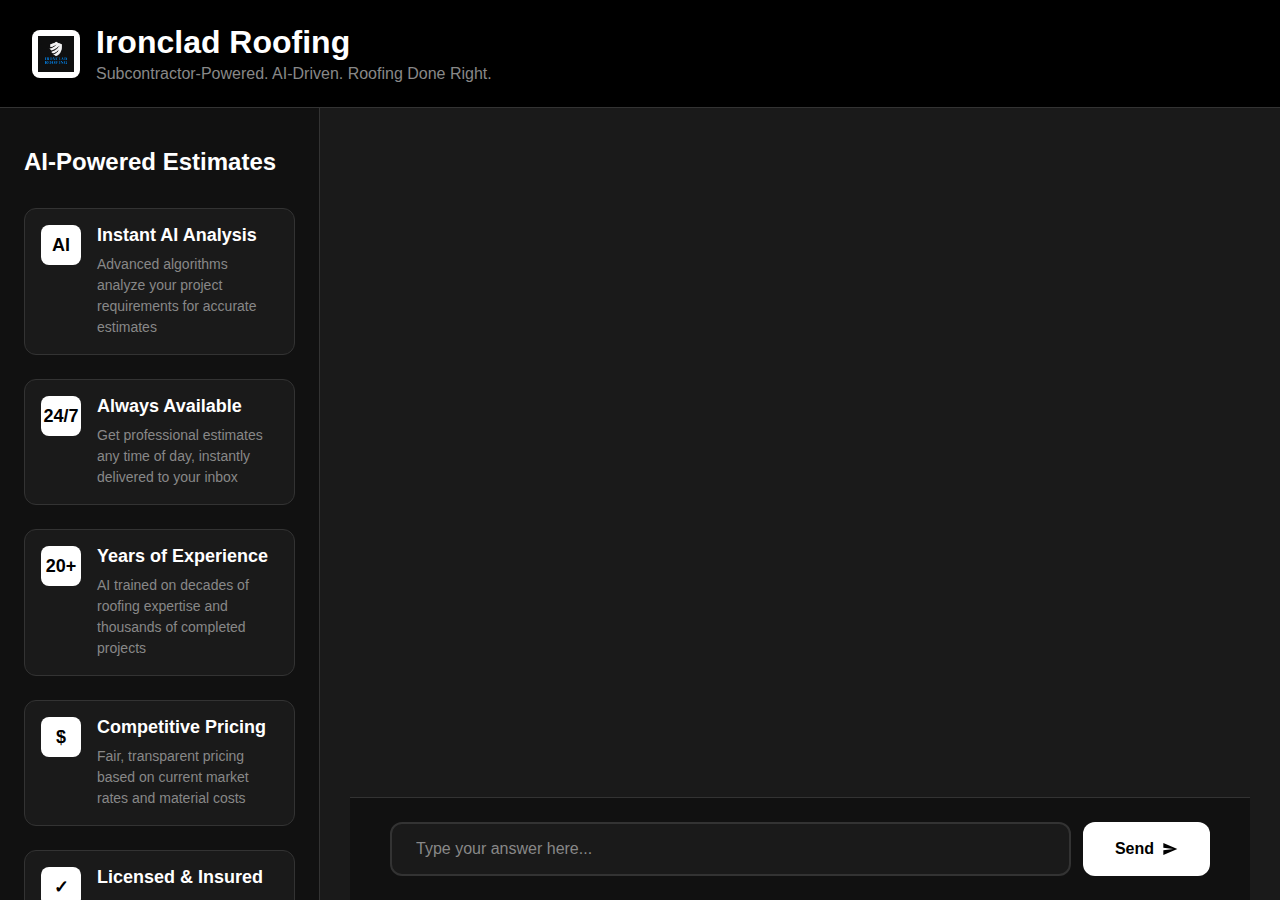
<file: gamma-style.html>
<!DOCTYPE html>
<html lang="en">
<head>
    <meta charset="UTF-8">
    <meta name="viewport" content="width=device-width, initial-scale=1.0">
    <title>Ironclad Roofing - Get Your Free AI Estimate</title>
    <link rel="icon" href="./ironclad_favicon.ico" type="image/x-icon">
    <link rel="shortcut icon" href="./ironclad_favicon.ico" type="image/x-icon">
    <link rel="apple-touch-icon" href="./Logo.png">
    <style>
        /* Reset and Base Styles */
        * {
            margin: 0;
            padding: 0;
            box-sizing: border-box;
        }

        body {
            font-family: -apple-system, BlinkMacSystemFont, 'Segoe UI', Roboto, Oxygen, Ubuntu, Cantarell, sans-serif;
            background: #1a1a1a;
            color: #ffffff;
            height: 100vh;
            display: flex;
            flex-direction: column;
            overflow: hidden;
        }

        /* Header */
        .header {
            background: #000000;
            color: white;
            padding: 24px 32px;
            display: flex;
            align-items: center;
            justify-content: space-between;
            border-bottom: 1px solid #333;
        }

        .header-left {
            display: flex;
            align-items: center;
            gap: 16px;
        }

        .logo {
            width: 48px;
            height: 48px;
            background: #ffffff;
            border-radius: 8px;
            display: flex;
            align-items: center;
            justify-content: center;
        }

        .logo img {
            width: 36px;
            height: 36px;
        }

        .header h1 {
            font-size: 32px;
            font-weight: 600;
            color: #ffffff;
        }

        .header-tagline {
            font-size: 16px;
            color: #888;
            margin-top: 4px;
        }

        /* Main Container */
        .main-container {
            flex: 1;
            display: flex;
            overflow: hidden;
            background: #1a1a1a;
        }

        /* Sidebar */
        .sidebar {
            width: 320px;
            background: #111111;
            border-right: 1px solid #333;
            padding: 40px 24px;
            overflow-y: auto;
        }

        .sidebar h2 {
            font-size: 24px;
            margin-bottom: 32px;
            color: #ffffff;
            font-weight: 600;
        }

        .benefits {
            display: flex;
            flex-direction: column;
            gap: 24px;
        }

        .benefit {
            display: flex;
            align-items: flex-start;
            gap: 16px;
            padding: 16px;
            background: #1a1a1a;
            border-radius: 12px;
            border: 1px solid #333;
        }

        .benefit-icon {
            min-width: 40px;
            height: 40px;
            background: #ffffff;
            color: #000;
            border-radius: 8px;
            display: flex;
            align-items: center;
            justify-content: center;
            font-size: 18px;
            font-weight: bold;
        }

        .benefit-content h3 {
            font-size: 18px;
            margin-bottom: 8px;
            color: #ffffff;
            font-weight: 600;
        }

        .benefit-content p {
            font-size: 14px;
            color: #888;
            line-height: 1.5;
        }

        /* Chat Area */
        .chat-area {
            flex: 1;
            display: flex;
            flex-direction: column;
            max-width: 900px;
            margin: 0 auto;
            width: 100%;
        }

        /* Chat Messages */
        .chat-messages {
            flex: 1;
            overflow-y: auto;
            padding: 40px;
            display: flex;
            flex-direction: column;
            gap: 24px;
        }

        .message {
            max-width: 75%;
            animation: fadeIn 0.4s ease;
        }

        @keyframes fadeIn {
            from { opacity: 0; transform: translateY(12px); }
            to { opacity: 1; transform: translateY(0); }
        }

        .bot-message {
            align-self: flex-start;
        }

        .user-message {
            align-self: flex-end;
        }

        .message-content {
            padding: 20px 24px;
            border-radius: 16px;
            font-size: 16px;
            line-height: 1.6;
            font-weight: 400;
        }

        .bot-message .message-content {
            background: #333333;
            color: #ffffff;
            border-bottom-left-radius: 6px;
            border: 1px solid #444;
        }

        .user-message .message-content {
            background: #ffffff;
            color: #000000;
            border-bottom-right-radius: 6px;
        }

        /* Quick Options */
        .quick-options {
            display: flex;
            flex-wrap: wrap;
            gap: 12px;
            margin-top: 20px;
            margin-bottom: 16px;
        }

        .quick-option {
            background: #1a1a1a;
            border: 2px solid #555;
            color: #ffffff;
            padding: 12px 20px;
            border-radius: 8px;
            cursor: pointer;
            font-size: 14px;
            transition: all 0.3s ease;
            font-weight: 500;
        }

        .quick-option:hover {
            background: #ffffff;
            color: #000000;
            border-color: #ffffff;
            transform: translateY(-1px);
        }

        /* Chat Input */
        .chat-input-container {
            padding: 24px 40px;
            background: #111111;
            border-top: 1px solid #333;
        }

        .chat-input-wrapper {
            display: flex;
            gap: 12px;
            max-width: 900px;
            margin: 0 auto;
        }

        #chat-input {
            flex: 1;
            padding: 16px 24px;
            border: 2px solid #333;
            border-radius: 12px;
            font-size: 16px;
            outline: none;
            transition: border-color 0.3s ease;
            background: #1a1a1a;
            color: #ffffff;
        }

        #chat-input:focus {
            border-color: #ffffff;
        }

        #chat-input::placeholder {
            color: #888;
        }

        #send-button {
            background: #ffffff;
            color: #000000;
            border: none;
            padding: 16px 32px;
            border-radius: 12px;
            cursor: pointer;
            font-size: 16px;
            font-weight: 600;
            transition: all 0.3s ease;
            display: flex;
            align-items: center;
            gap: 8px;
        }

        #send-button:hover {
            background: #f0f0f0;
            transform: translateY(-1px);
        }

        #send-button:disabled {
            background: #444;
            color: #888;
            cursor: not-allowed;
            transform: none;
        }

        /* Loading indicator */
        .loading-indicator {
            display: none;
            align-items: center;
            justify-content: center;
            gap: 20px;
            padding: 40px;
            background: #111111;
            border: 1px solid #333;
            border-radius: 16px;
            margin: 24px 40px;
        }

        .loading-indicator.show {
            display: flex;
        }

        .loading-dots {
            display: flex;
            gap: 6px;
        }

        .loading-dot {
            width: 12px;
            height: 12px;
            background: #ffffff;
            border-radius: 50%;
            animation: bounce 1.4s ease-in-out infinite;
        }

        .loading-dot:nth-child(1) { animation-delay: -0.32s; }
        .loading-dot:nth-child(2) { animation-delay: -0.16s; }

        @keyframes bounce {
            0%, 80%, 100% { transform: scale(0); }
            40% { transform: scale(1); }
        }

        .loading-indicator span {
            font-size: 18px;
            color: #ffffff;
            font-weight: 500;
        }

        /* Estimate Display */
        .estimate-content {
            background: #111111;
            border: 2px solid #ffffff;
            border-radius: 16px;
            padding: 32px;
            margin-top: 20px;
        }

        .estimate-header {
            display: flex;
            align-items: center;
            gap: 16px;
            margin-bottom: 24px;
            padding-bottom: 20px;
            border-bottom: 1px solid #333;
        }

        .estimate-header svg {
            width: 32px;
            height: 32px;
            fill: #ffffff;
        }

        .estimate-header strong {
            font-size: 24px;
            color: #ffffff;
            font-weight: 600;
        }

        /* Mobile Responsive */
        @media (max-width: 768px) {
            .sidebar {
                display: none;
            }

            .header {
                padding: 20px;
            }

            .header h1 {
                font-size: 24px;
            }

            .header-tagline {
                font-size: 14px;
            }

            .chat-messages {
                padding: 24px;
            }

            .message {
                max-width: 90%;
            }

            .message-content {
                font-size: 15px;
                padding: 16px 20px;
            }

            .chat-input-container {
                padding: 20px;
            }

            #chat-input {
                font-size: 15px;
                padding: 14px 20px;
            }

            #send-button {
                padding: 14px 24px;
                font-size: 15px;
            }

            .loading-indicator {
                margin: 20px;
                padding: 32px;
            }
        }

        /* Success message */
        .success-message .message-content {
            background: #1a4d1a;
            color: #90ee90;
            border: 1px solid #4caf50;
        }

        /* Error message */
        .error-message .message-content {
            background: #4d1a1a;
            color: #ffb3b3;
            border: 1px solid #ff6b6b;
        }
    </style>
</head>
<body>
    <!-- Header -->
    <header class="header">
        <div class="header-left">
            <div class="logo">
                <img src="Logo.png" alt="Ironclad Roofing">
            </div>
            <div>
                <h1>Ironclad Roofing</h1>
                <div class="header-tagline">Subcontractor-Powered. AI-Driven. Roofing Done Right.</div>
            </div>
        </div>
    </header>

    <!-- Main Container -->
    <div class="main-container">
        <!-- Sidebar -->
        <aside class="sidebar">
            <h2>AI-Powered Estimates</h2>
            <div class="benefits">
                <div class="benefit">
                    <div class="benefit-icon">AI</div>
                    <div class="benefit-content">
                        <h3>Instant AI Analysis</h3>
                        <p>Advanced algorithms analyze your project requirements for accurate estimates</p>
                    </div>
                </div>
                <div class="benefit">
                    <div class="benefit-icon">24/7</div>
                    <div class="benefit-content">
                        <h3>Always Available</h3>
                        <p>Get professional estimates any time of day, instantly delivered to your inbox</p>
                    </div>
                </div>
                <div class="benefit">
                    <div class="benefit-icon">20+</div>
                    <div class="benefit-content">
                        <h3>Years of Experience</h3>
                        <p>AI trained on decades of roofing expertise and thousands of completed projects</p>
                    </div>
                </div>
                <div class="benefit">
                    <div class="benefit-icon">$</div>
                    <div class="benefit-content">
                        <h3>Competitive Pricing</h3>
                        <p>Fair, transparent pricing based on current market rates and material costs</p>
                    </div>
                </div>
                <div class="benefit">
                    <div class="benefit-icon">✓</div>
                    <div class="benefit-content">
                        <h3>Licensed & Insured</h3>
                        <p>Full licensing, bonding, and insurance protection for your peace of mind</p>
                    </div>
                </div>
            </div>
        </aside>

        <!-- Chat Area -->
        <main class="chat-area">
            <!-- Chat Messages -->
            <div id="chat-messages" class="chat-messages">
                <!-- Messages will be dynamically added here -->
            </div>

            <!-- Loading Indicator -->
            <div id="loading-indicator" class="loading-indicator">
                <div class="loading-dots">
                    <div class="loading-dot"></div>
                    <div class="loading-dot"></div>
                    <div class="loading-dot"></div>
                </div>
                <span>AI is generating your personalized estimate...</span>
            </div>

            <!-- Chat Input -->
            <div class="chat-input-container">
                <div class="chat-input-wrapper">
                    <input 
                        type="text" 
                        id="chat-input" 
                        placeholder="Type your answer here..."
                        autocomplete="off"
                    >
                    <button id="send-button">
                        Send
                        <svg width="16" height="16" viewBox="0 0 24 24" fill="currentColor">
                            <path d="M2.01 21L23 12 2.01 3 2 10l15 2-15 2z"/>
                        </svg>
                    </button>
                </div>
            </div>
        </main>
    </div>

    <script src="gamma-script.js"></script>
</body>
</html>
</file>
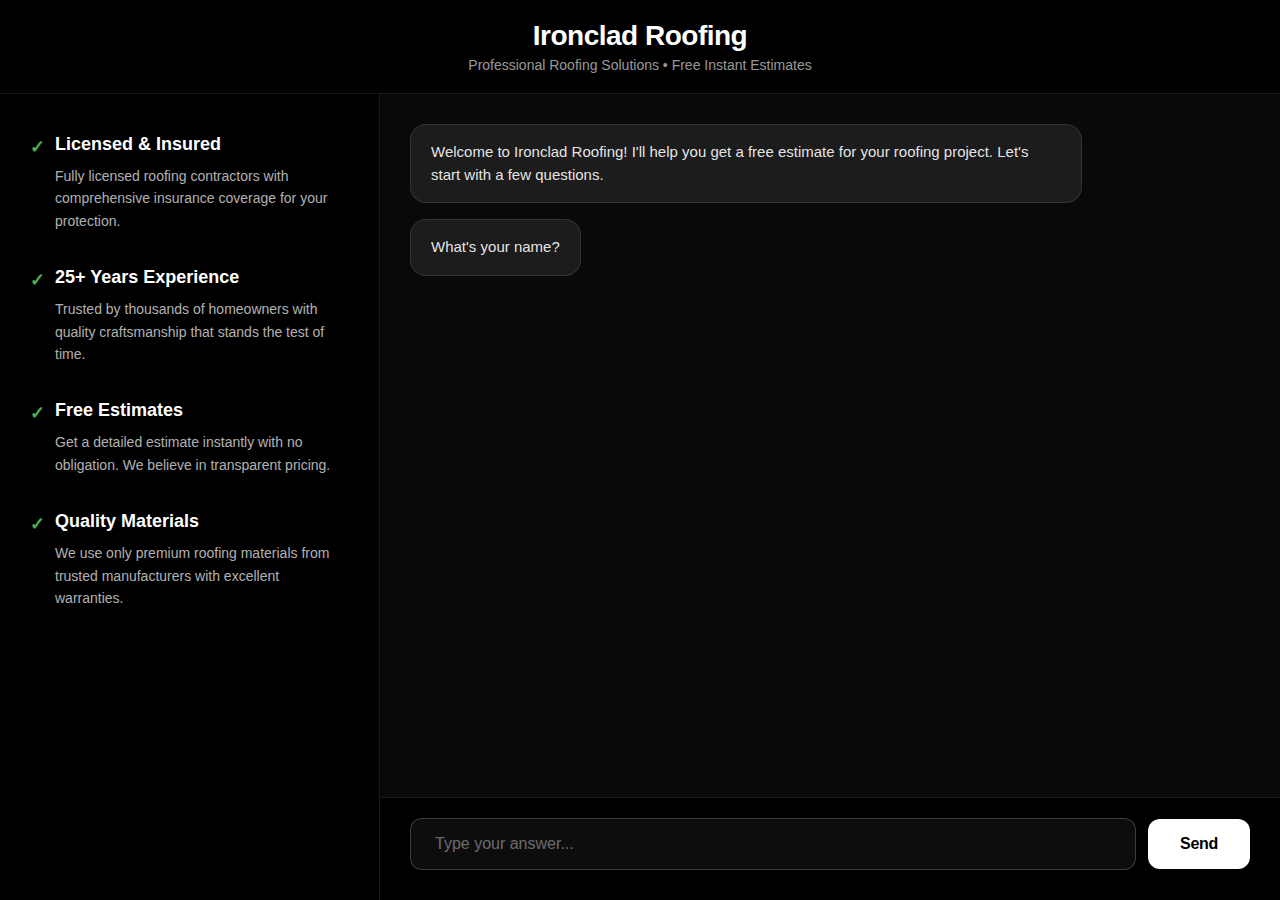
<file: ironclad-ai-chat.html>
<!DOCTYPE html>
<html lang="en">
<head>
    <meta charset="UTF-8">
    <meta name="viewport" content="width=device-width, initial-scale=1.0">
    <title>Ironclad Roofing - AI-Powered Estimate Chat</title>
    <style>
        * {
            margin: 0;
            padding: 0;
            box-sizing: border-box;
        }

        body {
            font-family: -apple-system, BlinkMacSystemFont, 'Segoe UI', Roboto, 'Helvetica Neue', Arial, sans-serif;
            background-color: #000;
            color: #fff;
            height: 100vh;
            display: flex;
            flex-direction: column;
            overflow: hidden;
        }

        /* Header */
        .header {
            background-color: rgba(0, 0, 0, 0.95);
            padding: 20px;
            text-align: center;
            border-bottom: 1px solid rgba(255, 255, 255, 0.1);
        }

        .header h1 {
            font-size: 28px;
            font-weight: 600;
            margin-bottom: 5px;
            letter-spacing: -0.5px;
        }

        .header p {
            color: rgba(255, 255, 255, 0.6);
            font-size: 14px;
        }

        /* Main Container */
        .container {
            flex: 1;
            display: flex;
            max-width: 1400px;
            margin: 0 auto;
            width: 100%;
            overflow: hidden;
        }

        /* Sidebar */
        .sidebar {
            width: 380px;
            background-color: rgba(0, 0, 0, 0.5);
            padding: 40px 30px;
            border-right: 1px solid rgba(255, 255, 255, 0.1);
            overflow-y: auto;
        }

        .benefit {
            margin-bottom: 35px;
            position: relative;
            padding-left: 25px;
        }

        .benefit::before {
            content: "✓";
            position: absolute;
            left: 0;
            top: 2px;
            color: #4CAF50;
            font-weight: bold;
            font-size: 18px;
        }

        .benefit h3 {
            font-size: 18px;
            margin-bottom: 10px;
            color: #fff;
            font-weight: 600;
        }

        .benefit p {
            font-size: 14px;
            color: rgba(255, 255, 255, 0.7);
            line-height: 1.6;
        }

        /* Chat Container */
        .chat-container {
            flex: 1;
            display: flex;
            flex-direction: column;
            background-color: rgba(10, 10, 10, 0.95);
        }

        /* Chat Messages */
        .chat-messages {
            flex: 1;
            padding: 30px;
            overflow-y: auto;
            display: flex;
            flex-direction: column;
            gap: 16px;
        }

        /* Scrollbar styling */
        .chat-messages::-webkit-scrollbar {
            width: 8px;
        }

        .chat-messages::-webkit-scrollbar-track {
            background: rgba(255, 255, 255, 0.05);
        }

        .chat-messages::-webkit-scrollbar-thumb {
            background: rgba(255, 255, 255, 0.2);
            border-radius: 4px;
        }

        .chat-messages::-webkit-scrollbar-thumb:hover {
            background: rgba(255, 255, 255, 0.3);
        }

        /* Messages */
        .message {
            max-width: 80%;
            padding: 16px 20px;
            border-radius: 16px;
            line-height: 1.5;
            animation: fadeIn 0.3s ease-in;
            font-size: 15px;
        }

        .bot {
            background-color: rgba(255, 255, 255, 0.08);
            align-self: flex-start;
            border: 1px solid rgba(255, 255, 255, 0.1);
            color: rgba(255, 255, 255, 0.9);
        }

        .user {
            background-color: #fff;
            color: #000;
            align-self: flex-end;
            font-weight: 500;
        }

        .typing {
            background-color: rgba(255, 255, 255, 0.08);
            align-self: flex-start;
            border: 1px solid rgba(255, 255, 255, 0.1);
            padding: 16px 20px;
            border-radius: 16px;
        }

        .typing::after {
            content: '...';
            animation: dots 1.5s infinite;
        }

        @keyframes dots {
            0%, 20% { content: '.'; }
            40% { content: '..'; }
            60%, 100% { content: '...'; }
        }

        /* Chat Input */
        .chat-input-container {
            padding: 20px 30px 30px;
            background-color: rgba(0, 0, 0, 0.95);
            border-top: 1px solid rgba(255, 255, 255, 0.1);
        }

        .chat-form {
            display: flex;
            gap: 12px;
            max-width: 900px;
            margin: 0 auto;
            align-items: center;
        }

        .chat-input {
            flex: 1;
            padding: 16px 24px;
            border: 1px solid rgba(255, 255, 255, 0.2);
            border-radius: 12px;
            font-size: 16px;
            background-color: rgba(255, 255, 255, 0.05);
            color: #fff;
            outline: none;
            transition: all 0.3s;
        }

        .chat-input::placeholder {
            color: rgba(255, 255, 255, 0.4);
        }

        .chat-input:focus {
            border-color: rgba(255, 255, 255, 0.5);
            background-color: rgba(255, 255, 255, 0.08);
        }

        .chat-submit {
            padding: 16px 32px;
            background-color: #fff;
            color: #000;
            border: none;
            border-radius: 12px;
            font-size: 16px;
            font-weight: 600;
            cursor: pointer;
            transition: all 0.3s;
            letter-spacing: -0.3px;
        }

        .chat-submit:hover {
            transform: translateY(-1px);
            box-shadow: 0 4px 12px rgba(255, 255, 255, 0.2);
        }

        .chat-submit:disabled {
            opacity: 0.5;
            cursor: not-allowed;
            transform: none;
        }

        /* Estimate Display */
        .estimate-display {
            background: linear-gradient(135deg, rgba(255, 255, 255, 0.1) 0%, rgba(255, 255, 255, 0.05) 100%);
            border: 1px solid rgba(255, 255, 255, 0.2);
            padding: 30px;
            border-radius: 16px;
            margin-top: 20px;
            backdrop-filter: blur(10px);
        }

        .estimate-display h3 {
            font-size: 24px;
            margin-bottom: 25px;
            color: #fff;
            font-weight: 600;
        }

        .estimate-content {
            white-space: pre-wrap;
            line-height: 1.8;
            color: rgba(255, 255, 255, 0.9);
            font-size: 15px;
        }

        .estimate-actions {
            margin-top: 25px;
            display: flex;
            gap: 15px;
        }

        .estimate-button {
            padding: 12px 24px;
            background-color: #fff;
            color: #000;
            border: none;
            border-radius: 8px;
            font-size: 14px;
            font-weight: 600;
            cursor: pointer;
            transition: all 0.3s;
        }

        .estimate-button:hover {
            transform: translateY(-1px);
            box-shadow: 0 4px 12px rgba(255, 255, 255, 0.2);
        }

        .estimate-button.secondary {
            background-color: transparent;
            color: #fff;
            border: 1px solid rgba(255, 255, 255, 0.3);
        }

        .estimate-button.secondary:hover {
            background-color: rgba(255, 255, 255, 0.1);
        }

        /* Error message */
        .error-message {
            background-color: rgba(244, 67, 54, 0.1);
            border: 1px solid rgba(244, 67, 54, 0.3);
            color: #ff6b6b;
            padding: 12px 20px;
            border-radius: 8px;
            margin-top: 10px;
            font-size: 14px;
        }

        /* Loading spinner */
        .loading-spinner {
            display: inline-block;
            width: 16px;
            height: 16px;
            border: 2px solid rgba(255, 255, 255, 0.3);
            border-radius: 50%;
            border-top-color: #fff;
            animation: spin 0.8s linear infinite;
            margin-left: 8px;
        }

        @keyframes spin {
            to { transform: rotate(360deg); }
        }

        @keyframes fadeIn {
            from { 
                opacity: 0; 
                transform: translateY(10px); 
            }
            to { 
                opacity: 1; 
                transform: translateY(0); 
            }
        }

        /* Responsive */
        @media (max-width: 768px) {
            .sidebar {
                display: none;
            }
            
            .message {
                max-width: 90%;
            }

            .chat-form {
                gap: 8px;
            }

            .chat-submit {
                padding: 16px 24px;
            }
        }
    </style>
</head>
<body>
    <div class="header">
        <h1>Ironclad Roofing</h1>
        <p>Professional Roofing Solutions • Free Instant Estimates</p>
    </div>

    <div class="container">
        <div class="sidebar">
            <div class="benefit">
                <h3>Licensed & Insured</h3>
                <p>Fully licensed roofing contractors with comprehensive insurance coverage for your protection.</p>
            </div>
            <div class="benefit">
                <h3>25+ Years Experience</h3>
                <p>Trusted by thousands of homeowners with quality craftsmanship that stands the test of time.</p>
            </div>
            <div class="benefit">
                <h3>Free Estimates</h3>
                <p>Get a detailed estimate instantly with no obligation. We believe in transparent pricing.</p>
            </div>
            <div class="benefit">
                <h3>Quality Materials</h3>
                <p>We use only premium roofing materials from trusted manufacturers with excellent warranties.</p>
            </div>
        </div>

        <div class="chat-container">
            <div class="chat-messages" id="chatMessages">
                <div class="message bot">
                    Welcome to Ironclad Roofing! I'll help you get a free estimate for your roofing project. Let's start with a few questions.
                </div>
                <div class="message bot">
                    What's your name?
                </div>
            </div>
            
            <div class="chat-input-container">
                <form class="chat-form" id="chatForm">
                    <input 
                        type="text" 
                        class="chat-input" 
                        id="chatInput" 
                        placeholder="Type your answer..." 
                        autocomplete="off"
                        required
                    >
                    <button type="submit" class="chat-submit" id="chatSubmit">Send</button>
                </form>
            </div>
        </div>
    </div>

    <script>
        class IroncladAIChat {
            constructor() {
                this.messages = [];
                this.customerData = {};
                this.conversationContext = [];
                this.isProcessing = false;
                this.currentPhase = 'greeting';
                
                // Required information to collect
                this.requiredInfo = {
                    name: false,
                    email: false,
                    phone: false,
                    address: false,
                    roofSize: false,
                    roofType: false,
                    workType: false,
                    urgency: false,
                    material: false
                };

                // API endpoint - using Netlify function
                this.apiEndpoint = '/.netlify/functions/generate-estimate';
                
                this.init();
            }

            init() {
                this.chatMessages = document.getElementById('chatMessages');
                this.chatForm = document.getElementById('chatForm');
                this.chatInput = document.getElementById('chatInput');
                this.chatSubmit = document.getElementById('chatSubmit');

                this.chatForm.addEventListener('submit', (e) => this.handleSubmit(e));
                
                // Initialize conversation context
                this.conversationContext = [
                    {
                        role: 'system',
                        content: `You are a friendly, professional roofing consultant for Ironclad Roofing. 
                        Your goal is to collect information naturally through conversation to provide an accurate roofing estimate.
                        Be conversational but professional. Ask follow-up questions when needed.
                        Required information to collect:
                        - Customer name
                        - Email address
                        - Phone number
                        - Property address
                        - Approximate roof size or home square footage
                        - Current roof type (shingles, metal, tile, etc.)
                        - Type of work needed (replacement, repair, new construction)
                        - Timeline/urgency
                        - Preferred roofing material
                        
                        Once you have all required information, let the customer know you're preparing their estimate.`
                    }
                ];
            }

            async handleSubmit(e) {
                e.preventDefault();
                
                const userInput = this.chatInput.value.trim();
                if (!userInput || this.isProcessing) return;

                // Add user message to chat
                this.addMessage(userInput, 'user');
                this.chatInput.value = '';
                
                // Show typing indicator
                this.showTyping();
                
                // Process with AI
                await this.processWithAI(userInput);
            }

            async processWithAI(userInput) {
                this.isProcessing = true;
                this.chatSubmit.disabled = true;

                try {
                    // Add user message to context
                    this.conversationContext.push({
                        role: 'user',
                        content: userInput
                    });

                    // Extract information from conversation
                    this.extractCustomerInfo(userInput);

                    // Check if we have all required info
                    const allInfoCollected = Object.values(this.requiredInfo).every(val => val === true);
                    
                    if (allInfoCollected && !this.customerData.estimateGenerated) {
                        // Generate estimate
                        this.removeTyping();
                        this.addMessage("Great! I have all the information I need. Let me prepare your personalized roofing estimate...", 'bot');
                        
                        await this.generateEstimate();
                    } else {
                        // Continue conversation to collect info
                        const response = await this.getAIResponse();
                        this.removeTyping();
                        this.addMessage(response, 'bot');
                    }

                } catch (error) {
                    console.error('Error:', error);
                    this.removeTyping();
                    this.showError('I apologize, but I encountered an error. Please try again or call us directly at (555) 123-4567.');
                } finally {
                    this.isProcessing = false;
                    this.chatSubmit.disabled = false;
                    this.chatInput.focus();
                }
            }

            extractCustomerInfo(input) {
                const lowerInput = input.toLowerCase();
                
                // Extract name (if not already captured)
                if (!this.requiredInfo.name && this.currentPhase === 'greeting') {
                    this.customerData.name = input.trim();
                    this.requiredInfo.name = true;
                    this.currentPhase = 'collecting';
                }
                
                // Extract email
                const emailRegex = /([a-zA-Z0-9._-]+@[a-zA-Z0-9._-]+\.[a-zA-Z0-9_-]+)/;
                const emailMatch = input.match(emailRegex);
                if (emailMatch && !this.requiredInfo.email) {
                    this.customerData.email = emailMatch[0];
                    this.requiredInfo.email = true;
                }
                
                // Extract phone
                const phoneRegex = /(\d{3}[-.\s]?\d{3}[-.\s]?\d{4}|\(\d{3}\)\s*\d{3}[-.\s]?\d{4})/;
                const phoneMatch = input.match(phoneRegex);
                if (phoneMatch && !this.requiredInfo.phone) {
                    this.customerData.phone = phoneMatch[0];
                    this.requiredInfo.phone = true;
                }
                
                // Extract address (simple detection)
                if ((lowerInput.includes('street') || lowerInput.includes('ave') || lowerInput.includes('road') || 
                     lowerInput.includes('drive') || lowerInput.includes('lane') || /\d{5}/.test(input)) && 
                    !this.requiredInfo.address) {
                    this.customerData.address = input;
                    this.requiredInfo.address = true;
                }
                
                // Extract roof size
                const sizeRegex = /(\d+)\s*(sq|square|sqft|sq ft|square feet)/i;
                const sizeMatch = input.match(sizeRegex);
                if (sizeMatch && !this.requiredInfo.roofSize) {
                    this.customerData.roofSize = input;
                    this.requiredInfo.roofSize = true;
                } else if ((lowerInput.includes('small') || lowerInput.includes('medium') || 
                           lowerInput.includes('large') || lowerInput.includes('big')) && 
                          !this.requiredInfo.roofSize) {
                    this.customerData.roofSize = input;
                    this.requiredInfo.roofSize = true;
                }
                
                // Extract roof type
                const roofTypes = ['shingle', 'metal', 'tile', 'flat', 'slate', 'wood', 'rubber', 'tpo', 'epdm'];
                for (const type of roofTypes) {
                    if (lowerInput.includes(type) && !this.requiredInfo.roofType) {
                        this.customerData.roofType = input;
                        this.requiredInfo.roofType = true;
                        break;
                    }
                }
                
                // Extract work type
                const workTypes = ['replacement', 'repair', 'new construction', 'install', 'fix', 'replace', 'leak'];
                for (const type of workTypes) {
                    if (lowerInput.includes(type) && !this.requiredInfo.workType) {
                        this.customerData.workType = input;
                        this.requiredInfo.workType = true;
                        break;
                    }
                }
                
                // Extract urgency
                const urgencyKeywords = ['asap', 'emergency', 'urgent', 'immediately', 'soon', 'week', 'month', 'planning'];
                for (const keyword of urgencyKeywords) {
                    if (lowerInput.includes(keyword) && !this.requiredInfo.urgency) {
                        this.customerData.urgency = input;
                        this.requiredInfo.urgency = true;
                        break;
                    }
                }
                
                // Extract material preference
                const materials = ['asphalt', 'metal', 'tile', 'slate', 'wood', 'composite', 'rubber'];
                for (const material of materials) {
                    if (lowerInput.includes(material) && !this.requiredInfo.material) {
                        this.customerData.material = input;
                        this.requiredInfo.material = true;
                        break;
                    }
                }
            }

            async getAIResponse() {
                // Create a prompt that includes what info we still need
                const missingInfo = Object.entries(this.requiredInfo)
                    .filter(([key, value]) => !value)
                    .map(([key]) => key);
                
                const contextPrompt = `
                    Customer data collected so far: ${JSON.stringify(this.customerData)}
                    Still need to collect: ${missingInfo.join(', ')}
                    
                    Continue the conversation naturally to collect the missing information.
                    Ask about one or two items at a time to keep it conversational.
                `;
                
                // For demo purposes, using a simple response system
                // In production, this would call OpenAI API
                return this.getNextQuestion(missingInfo);
            }

            getNextQuestion(missingInfo) {
                // Simple question flow based on missing info
                if (missingInfo.includes('email')) {
                    return `Thanks ${this.customerData.name}! What's your email address? Your estimate will be sent here.`;
                } else if (missingInfo.includes('phone')) {
                    return "What's the best phone number to reach you at?";
                } else if (missingInfo.includes('address')) {
                    return "What's the address of the property where you need roofing work?";
                } else if (missingInfo.includes('roofSize')) {
                    return "Can you tell me the approximate size of your roof or home square footage? This helps us provide a more accurate estimate.";
                } else if (missingInfo.includes('roofType')) {
                    return "What type of roof do you currently have? (e.g., asphalt shingles, metal, tile, flat roof)";
                } else if (missingInfo.includes('workType')) {
                    return "What type of roofing work do you need? Are you looking for a complete replacement, repairs, or is this for new construction?";
                } else if (missingInfo.includes('material')) {
                    return "What type of roofing material would you prefer for your project? We offer asphalt shingles, metal roofing, tile, and more.";
                } else if (missingInfo.includes('urgency')) {
                    return "When would you like to have this work completed? Is this urgent or are you planning ahead?";
                } else {
                    return "Is there anything else you'd like me to know about your roofing project?";
                }
            }

            async generateEstimate() {
                try {
                    this.customerData.estimateGenerated = true;
                    
                    // Show generating message
                    this.showTyping();
                    
                    // Call the Netlify function
                    const response = await fetch(this.apiEndpoint, {
                        method: 'POST',
                        headers: {
                            'Content-Type': 'application/json',
                        },
                        body: JSON.stringify({
                            customerData: this.customerData
                        })
                    });

                    if (!response.ok) {
                        throw new Error('Failed to generate estimate');
                    }

                    const data = await response.json();
                    
                    this.removeTyping();
                    
                    // Display the estimate
                    this.displayEstimate(data.estimate);
                    
                    // Final message
                    this.addMessage("Your detailed estimate has been generated and sent to your email! Our team will contact you within 24 hours to discuss your project and answer any questions.", 'bot');

                } catch (error) {
                    console.error('Error generating estimate:', error);
                    this.removeTyping();
                    
                    // Fallback estimate display
                    this.displayFallbackEstimate();
                    this.addMessage("I've prepared your estimate! Our team will contact you within 24 hours with more details and to answer any questions.", 'bot');
                }
            }

            displayEstimate(estimateContent) {
                const estimateDiv = document.createElement('div');
                estimateDiv.className = 'estimate-display';
                estimateDiv.innerHTML = `
                    <h3>Your Personalized Roofing Estimate</h3>
                    <div class="estimate-content">${estimateContent}</div>
                    <div class="estimate-actions">
                        <button class="estimate-button" onclick="window.print()">Print Estimate</button>
                        <button class="estimate-button secondary" onclick="location.reload()">Start New Estimate</button>
                    </div>
                `;
                this.chatMessages.appendChild(estimateDiv);
                this.scrollToBottom();
            }

            displayFallbackEstimate() {
                // Fallback estimate based on collected data
                const estimate = this.calculateBasicEstimate();
                const estimateContent = `
IRONCLAD ROOFING ESTIMATE
                    
Customer: ${this.customerData.name}
Date: ${new Date().toLocaleDateString()}
Property: ${this.customerData.address || 'To be confirmed'}

PROJECT DETAILS:
Type: ${this.customerData.workType || 'Roofing Service'}
Current Roof: ${this.customerData.roofType || 'To be inspected'}
Size: ${this.customerData.roofSize || 'To be measured'}
Timeline: ${this.customerData.urgency || 'Flexible'}

ESTIMATED PRICING:
${estimate}

This is a preliminary estimate. Final pricing will be provided after on-site inspection.

NEXT STEPS:
1. Our team will contact you within 24 hours
2. Schedule a free on-site inspection
3. Receive detailed final quote
4. Begin work upon approval

Thank you for choosing Ironclad Roofing!
                `;
                
                this.displayEstimate(estimateContent);
            }

            calculateBasicEstimate() {
                // Basic estimate calculation
                let basePrice = 8000;
                let priceRange = '';
                
                if (this.customerData.roofSize) {
                    if (this.customerData.roofSize.toLowerCase().includes('small')) {
                        priceRange = '$5,000 - $8,000';
                    } else if (this.customerData.roofSize.toLowerCase().includes('large')) {
                        priceRange = '$15,000 - $25,000';
                    } else {
                        priceRange = '$8,000 - $15,000';
                    }
                } else {
                    priceRange = '$7,000 - $20,000';
                }
                
                return `
Materials: Included
Labor: Included  
Warranty: 25-50 years (material dependent)
Cleanup: Included

Estimated Total: ${priceRange}
                `;
            }

            addMessage(text, type) {
                const messageDiv = document.createElement('div');
                messageDiv.className = `message ${type}`;
                messageDiv.textContent = text;
                this.chatMessages.appendChild(messageDiv);
                this.scrollToBottom();
            }

            showTyping() {
                const typingDiv = document.createElement('div');
                typingDiv.className = 'typing';
                typingDiv.id = 'typing-indicator';
                this.chatMessages.appendChild(typingDiv);
                this.scrollToBottom();
            }

            removeTyping() {
                const typing = document.getElementById('typing-indicator');
                if (typing) typing.remove();
            }

            showError(message) {
                const errorDiv = document.createElement('div');
                errorDiv.className = 'error-message';
                errorDiv.textContent = message;
                this.chatMessages.appendChild(errorDiv);
                this.scrollToBottom();
            }

            scrollToBottom() {
                this.chatMessages.scrollTop = this.chatMessages.scrollHeight;
            }
        }

        // Initialize when DOM is ready
        document.addEventListener('DOMContentLoaded', () => {
            new IroncladAIChat();
        });
    </script>
</body>
</html>
</file>
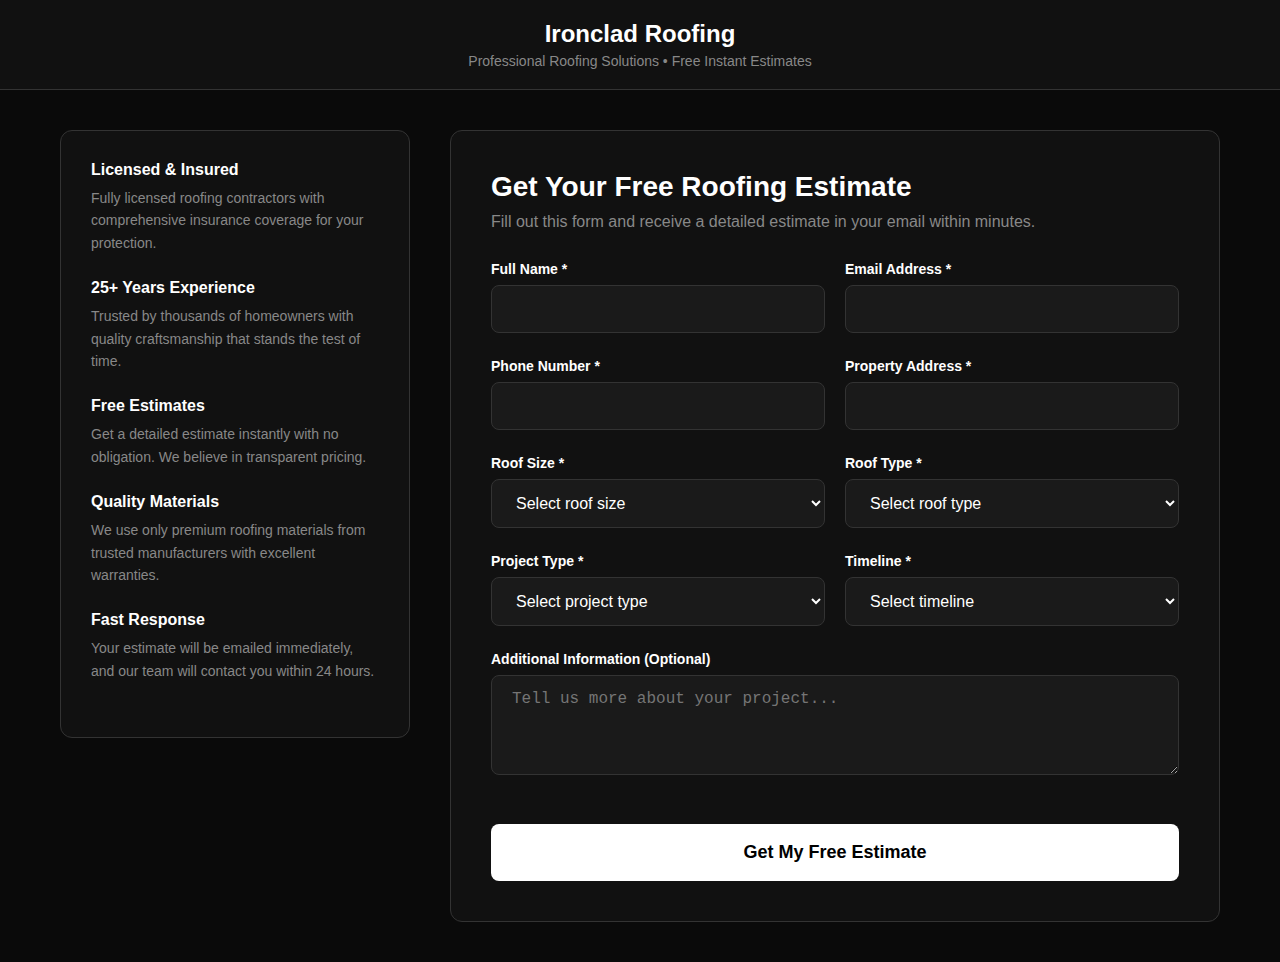
<file: ironclad-roofing-chat.html>
<!DOCTYPE html>
<html lang="en">
<head>
    <meta charset="UTF-8">
    <meta name="viewport" content="width=device-width, initial-scale=1.0">
    <title>Ironclad Roofing - Get Your Free Estimate</title>
    <link rel="icon" type="image/x-icon" href="./ironclad_favicon.ico">
    <style>
        * {
            margin: 0;
            padding: 0;
            box-sizing: border-box;
        }

        body {
            font-family: -apple-system, BlinkMacSystemFont, 'Segoe UI', Roboto, Oxygen, Ubuntu, Cantarell, sans-serif;
            background-color: #0a0a0a;
            color: #fff;
            min-height: 100vh;
            display: flex;
            flex-direction: column;
        }

        .header {
            background-color: #111;
            padding: 20px;
            text-align: center;
            border-bottom: 1px solid #333;
        }

        .header h1 {
            font-size: 24px;
            font-weight: 600;
            margin-bottom: 5px;
        }

        .header p {
            color: #888;
            font-size: 14px;
        }

        .container {
            flex: 1;
            display: flex;
            max-width: 1200px;
            margin: 0 auto;
            width: 100%;
            padding: 40px 20px;
            gap: 40px;
        }

        .sidebar {
            width: 350px;
            background-color: #111;
            padding: 30px;
            border-radius: 12px;
            border: 1px solid #333;
            height: fit-content;
        }

        .benefit {
            margin-bottom: 25px;
        }

        .benefit h3 {
            font-size: 16px;
            margin-bottom: 8px;
            color: #fff;
        }

        .benefit p {
            font-size: 14px;
            color: #888;
            line-height: 1.6;
        }

        .form-container {
            flex: 1;
            background-color: #111;
            padding: 40px;
            border-radius: 12px;
            border: 1px solid #333;
        }

        .form-header {
            margin-bottom: 30px;
        }

        .form-header h2 {
            font-size: 28px;
            margin-bottom: 10px;
        }

        .form-header p {
            color: #888;
            font-size: 16px;
        }

        .form-group {
            margin-bottom: 25px;
        }

        .form-group label {
            display: block;
            margin-bottom: 8px;
            font-size: 14px;
            font-weight: 600;
        }

        .form-group input,
        .form-group select,
        .form-group textarea {
            width: 100%;
            padding: 14px 20px;
            border: 1px solid #333;
            border-radius: 8px;
            font-size: 16px;
            background-color: #1a1a1a;
            color: #fff;
            outline: none;
            transition: border-color 0.3s;
        }

        .form-group input:focus,
        .form-group select:focus,
        .form-group textarea:focus {
            border-color: #fff;
        }

        .form-group textarea {
            resize: vertical;
            min-height: 100px;
        }

        .form-row {
            display: grid;
            grid-template-columns: 1fr 1fr;
            gap: 20px;
        }

        .submit-button {
            width: 100%;
            padding: 18px 28px;
            background-color: #fff;
            color: #000;
            border: none;
            border-radius: 8px;
            font-size: 18px;
            font-weight: 600;
            cursor: pointer;
            transition: opacity 0.3s;
            margin-top: 20px;
        }

        .submit-button:hover {
            opacity: 0.9;
        }

        .submit-button:disabled {
            opacity: 0.5;
            cursor: not-allowed;
        }

        .success-message {
            background-color: #1a1a1a;
            border: 1px solid #4ade80;
            padding: 20px;
            border-radius: 8px;
            margin-top: 20px;
            display: none;
        }

        .success-message h3 {
            color: #4ade80;
            margin-bottom: 10px;
        }

        .error-message {
            background-color: #1a1a1a;
            border: 1px solid #ef4444;
            padding: 20px;
            border-radius: 8px;
            margin-top: 20px;
            display: none;
        }

        .error-message h3 {
            color: #ef4444;
            margin-bottom: 10px;
        }

        @media (max-width: 968px) {
            .container {
                flex-direction: column;
            }
            
            .sidebar {
                width: 100%;
            }

            .form-row {
                grid-template-columns: 1fr;
            }
        }
    </style>
</head>
<body>
    <div class="header">
        <h1>Ironclad Roofing</h1>
        <p>Professional Roofing Solutions • Free Instant Estimates</p>
    </div>

    <div class="container">
        <div class="sidebar">
            <div class="benefit">
                <h3>Licensed & Insured</h3>
                <p>Fully licensed roofing contractors with comprehensive insurance coverage for your protection.</p>
            </div>
            <div class="benefit">
                <h3>25+ Years Experience</h3>
                <p>Trusted by thousands of homeowners with quality craftsmanship that stands the test of time.</p>
            </div>
            <div class="benefit">
                <h3>Free Estimates</h3>
                <p>Get a detailed estimate instantly with no obligation. We believe in transparent pricing.</p>
            </div>
            <div class="benefit">
                <h3>Quality Materials</h3>
                <p>We use only premium roofing materials from trusted manufacturers with excellent warranties.</p>
            </div>
            <div class="benefit">
                <h3>Fast Response</h3>
                <p>Your estimate will be emailed immediately, and our team will contact you within 24 hours.</p>
            </div>
        </div>

        <div class="form-container">
            <div class="form-header">
                <h2>Get Your Free Roofing Estimate</h2>
                <p>Fill out this form and receive a detailed estimate in your email within minutes.</p>
            </div>

            <form id="estimateForm">
                <div class="form-row">
                    <div class="form-group">
                        <label for="name">Full Name *</label>
                        <input type="text" id="name" name="name" required>
                    </div>
                    <div class="form-group">
                        <label for="email">Email Address *</label>
                        <input type="email" id="email" name="email" required>
                    </div>
                </div>

                <div class="form-row">
                    <div class="form-group">
                        <label for="phone">Phone Number *</label>
                        <input type="tel" id="phone" name="phone" required>
                    </div>
                    <div class="form-group">
                        <label for="address">Property Address *</label>
                        <input type="text" id="address" name="address" required>
                    </div>
                </div>

                <div class="form-row">
                    <div class="form-group">
                        <label for="roofSize">Roof Size *</label>
                        <select id="roofSize" name="roofSize" required>
                            <option value="">Select roof size</option>
                            <option value="Small (up to 1,500 sq ft)">Small (up to 1,500 sq ft)</option>
                            <option value="Medium (1,500 - 2,500 sq ft)">Medium (1,500 - 2,500 sq ft)</option>
                            <option value="Large (2,500 - 4,000 sq ft)">Large (2,500 - 4,000 sq ft)</option>
                            <option value="Very Large (4,000+ sq ft)">Very Large (4,000+ sq ft)</option>
                            <option value="Not sure - needs measurement">Not sure - needs measurement</option>
                        </select>
                    </div>
                    <div class="form-group">
                        <label for="roofType">Roof Type *</label>
                        <select id="roofType" name="roofType" required>
                            <option value="">Select roof type</option>
                            <option value="Asphalt Shingles">Asphalt Shingles</option>
                            <option value="Metal">Metal</option>
                            <option value="Tile">Tile</option>
                            <option value="Flat/Low Slope">Flat/Low Slope</option>
                            <option value="Wood Shingles">Wood Shingles</option>
                            <option value="Not Sure">Not Sure</option>
                        </select>
                    </div>
                </div>

                <div class="form-row">
                    <div class="form-group">
                        <label for="projectType">Project Type *</label>
                        <select id="projectType" name="projectType" required>
                            <option value="">Select project type</option>
                            <option value="Complete Roof Replacement">Complete Roof Replacement</option>
                            <option value="Roof Repair">Roof Repair</option>
                            <option value="New Construction">New Construction</option>
                            <option value="Emergency Repair">Emergency Repair</option>
                            <option value="Inspection Only">Inspection Only</option>
                        </select>
                    </div>
                    <div class="form-group">
                        <label for="timeline">Timeline *</label>
                        <select id="timeline" name="timeline" required>
                            <option value="">Select timeline</option>
                            <option value="ASAP - Emergency">ASAP - Emergency</option>
                            <option value="Within 1 week">Within 1 week</option>
                            <option value="Within 1 month">Within 1 month</option>
                            <option value="Within 3 months">Within 3 months</option>
                            <option value="Just planning ahead">Just planning ahead</option>
                        </select>
                    </div>
                </div>

                <div class="form-group">
                    <label for="additionalInfo">Additional Information (Optional)</label>
                    <textarea id="additionalInfo" name="additionalInfo" placeholder="Tell us more about your project..."></textarea>
                </div>

                <!-- Hidden fields for Formspree -->
                <input type="hidden" name="_subject" value="New Roofing Estimate Request">
                <input type="hidden" name="_next" value="javascript:void(0)">
                <input type="hidden" name="_captcha" value="false">

                <button type="submit" class="submit-button" id="submitButton">Get My Free Estimate</button>
            </form>

            <div class="success-message" id="successMessage">
                <h3>Success!</h3>
                <p>Your roofing estimate request has been submitted successfully!</p>
                <div id="estimateDisplay" style="background-color: #1a1a1a; padding: 25px; border-radius: 8px; margin: 20px 0; border: 1px solid #333;">
                    <!-- Estimate will be inserted here -->
                </div>
                <p style="margin-top: 15px;"><strong>Questions?</strong> Call us directly for immediate assistance</p>
                <button onclick="window.print()" style="padding: 12px 24px; background-color: #fff; color: #000; border: none; border-radius: 6px; cursor: pointer; margin-top: 15px;">Print Estimate</button>
            </div>

            <div class="error-message" id="errorMessage">
                <h3>Error</h3>
                <p>There was an error processing your request. Please try again or contact us directly.</p>
            </div>
        </div>
    </div>

    <script>
        // Function to generate estimate based on form data
        function generateEstimate(data) {
            // Pricing logic
            const sizePricing = {
                'Small (up to 1,500 sq ft)': { min: 5000, max: 8000, avg: 6500 },
                'Medium (1,500 - 2,500 sq ft)': { min: 8000, max: 15000, avg: 11500 },
                'Large (2,500 - 4,000 sq ft)': { min: 15000, max: 25000, avg: 20000 },
                'Very Large (4,000+ sq ft)': { min: 25000, max: 40000, avg: 32500 },
                'Not sure - needs measurement': { min: 8000, max: 20000, avg: 14000 }
            };

            const materialFactors = {
                'Asphalt Shingles': 1.0,
                'Metal': 1.8,
                'Tile': 2.2,
                'Flat/Low Slope': 1.3,
                'Wood Shingles': 1.6,
                'Not Sure': 1.2
            };

            const projectFactors = {
                'Complete Roof Replacement': 1.0,
                'Roof Repair': 0.3,
                'New Construction': 0.9,
                'Emergency Repair': 0.4,
                'Inspection Only': 0.05
            };

            // Get base pricing
            const sizeData = sizePricing[data.roofSize] || sizePricing['Medium (1,500 - 2,500 sq ft)'];
            const materialFactor = materialFactors[data.roofType] || 1.2;
            const projectFactor = projectFactors[data.projectType] || 1.0;

            // Calculate estimates
            const basePrice = sizeData.avg;
            const estimatedPrice = Math.round(basePrice * materialFactor * projectFactor);
            const lowEstimate = Math.round(estimatedPrice * 0.85);
            const highEstimate = Math.round(estimatedPrice * 1.15);

            // Timeline estimates
            const timelines = {
                'Complete Roof Replacement': '2-4 days',
                'Roof Repair': '1-2 days',
                'New Construction': '3-5 days',
                'Emergency Repair': '4-8 hours',
                'Inspection Only': '1-2 hours'
            };
            const timeline = timelines[data.projectType] || '2-3 days';

            // Generate HTML estimate
            return `
                <h3 style="color: #4ade80; margin-bottom: 20px;">Your Personalized Roofing Estimate</h3>
                
                <div style="margin-bottom: 20px;">
                    <h4 style="margin-bottom: 10px;">Customer Information:</h4>
                    <p><strong>Name:</strong> ${data.name}</p>
                    <p><strong>Property:</strong> ${data.address}</p>
                    <p><strong>Date:</strong> ${new Date().toLocaleDateString()}</p>
                </div>

                <div style="margin-bottom: 20px;">
                    <h4 style="margin-bottom: 10px;">Project Details:</h4>
                    <p><strong>Project Type:</strong> ${data.projectType}</p>
                    <p><strong>Roof Size:</strong> ${data.roofSize}</p>
                    <p><strong>Roof Type:</strong> ${data.roofType}</p>
                    <p><strong>Timeline:</strong> ${data.timeline}</p>
                </div>

                <div style="background-color: #000; padding: 20px; border-radius: 6px; margin: 20px 0;">
                    <h4 style="margin-bottom: 15px;">Estimated Pricing:</h4>
                    <p style="font-size: 24px; color: #4ade80; font-weight: bold;">
                        $${lowEstimate.toLocaleString()} - $${highEstimate.toLocaleString()}
                    </p>
                    <p style="margin-top: 10px;"><strong>Average:</strong> $${estimatedPrice.toLocaleString()}</p>
                    <p style="margin-top: 10px; font-size: 14px; color: #888;">
                        *This estimate includes materials, labor, permits, and cleanup
                    </p>
                </div>

                <div style="margin-top: 20px;">
                    <h4 style="margin-bottom: 10px;">What's Included:</h4>
                    <ul style="padding-left: 20px;">
                        <li>Premium roofing materials</li>
                        <li>Professional installation by licensed contractors</li>
                        <li>All necessary permits</li>
                        <li>Complete cleanup and disposal</li>
                        <li>Warranty: 25-50 years (material dependent)</li>
                        <li>Free inspection</li>
                    </ul>
                </div>

                <div style="margin-top: 20px;">
                    <h4 style="margin-bottom: 10px;">Estimated Timeline:</h4>
                    <p>${timeline}</p>
                </div>

                <div style="margin-top: 20px; padding: 15px; background-color: #000; border-radius: 6px;">
                    <p style="font-size: 14px;">
                        <strong>Note:</strong> This is a preliminary estimate based on the information provided. 
                        A final quote will be provided after an on-site inspection. Prices may vary based on 
                        actual roof condition, accessibility, and local permit requirements.
                    </p>
                </div>
            `;
        }

        document.addEventListener('DOMContentLoaded', () => {
            const form = document.getElementById('estimateForm');
            const submitButton = document.getElementById('submitButton');
            const successMessage = document.getElementById('successMessage');
            const errorMessage = document.getElementById('errorMessage');

            form.addEventListener('submit', async (e) => {
                e.preventDefault();

                // Disable submit button
                submitButton.disabled = true;
                submitButton.textContent = 'Processing...';
                
                // Hide any previous error messages
                errorMessage.style.display = 'none';

                try {
                    // Debug: Log form submission attempt
                    console.log('Starting form submission...');
                    
                    // Collect and format form data for email
                    const formData = new FormData(form);
                    
                    // Debug: Log collected data
                    console.log('Form data collected:', {
                        name: formData.get('name'),
                        email: formData.get('email'),
                        phone: formData.get('phone'),
                        address: formData.get('address'),
                        roofSize: formData.get('roofSize'),
                        roofType: formData.get('roofType'),
                        projectType: formData.get('projectType'),
                        timeline: formData.get('timeline')
                    });
                    
                    // Create a detailed message with all form data
                    const estimateRequest = `
NEW ROOFING ESTIMATE REQUEST

Customer Information:
• Name: ${formData.get('name')}
• Email: ${formData.get('email')}
• Phone: ${formData.get('phone')}
• Property Address: ${formData.get('address')}

Project Details:
• Roof Size: ${formData.get('roofSize')}
• Current Roof Type: ${formData.get('roofType')}
• Project Type: ${formData.get('projectType')}
• Timeline Needed: ${formData.get('timeline')}
• Additional Information: ${formData.get('additionalInfo') || 'None provided'}

Submitted: ${new Date().toLocaleString()}

Please contact this customer within 24 hours to provide their detailed estimate.
                    `;

                    // Try multiple submission methods - first try direct FormData submission
                    console.log('Attempting direct FormData submission...');
                    
                    // Method 1: Direct FormData submission (traditional form submission)
                    const directFormData = new FormData();
                    directFormData.append('name', formData.get('name'));
                    directFormData.append('email', formData.get('email'));
                    directFormData.append('phone', formData.get('phone'));
                    directFormData.append('address', formData.get('address'));
                    directFormData.append('roofSize', formData.get('roofSize'));
                    directFormData.append('roofType', formData.get('roofType'));
                    directFormData.append('projectType', formData.get('projectType'));
                    directFormData.append('timeline', formData.get('timeline'));
                    directFormData.append('additionalInfo', formData.get('additionalInfo') || 'None');
                    directFormData.append('message', estimateRequest);
                    directFormData.append('_subject', `New Roofing Estimate Request - ${formData.get('name')}`);
                    directFormData.append('_replyto', formData.get('email'));
                    directFormData.append('_template', 'basic');
                    
                    let response = await fetch('https://formspree.io/f/xldlenbq', {
                        method: 'POST',
                        body: directFormData,
                        headers: {
                            'Accept': 'application/json'
                        }
                    });

                    console.log('Direct FormData response:', response.status, response.statusText);

                    if (!response.ok) {
                        console.log('Direct FormData failed, trying JSON method...');
                        
                        // Method 2: JSON submission with different form ID format
                        const submitData = {
                            name: formData.get('name'),
                            email: formData.get('email'),
                            phone: formData.get('phone'),
                            address: formData.get('address'),
                            roofSize: formData.get('roofSize'),
                            roofType: formData.get('roofType'),
                            projectType: formData.get('projectType'),
                            timeline: formData.get('timeline'),
                            additionalInfo: formData.get('additionalInfo'),
                            message: estimateRequest,
                            _subject: `New Roofing Estimate Request - ${formData.get('name')}`,
                            _replyto: formData.get('email')
                        };
                        
                        console.log('Trying JSON submission with data:', submitData);
                        
                        response = await fetch('https://formspree.io/f/xldlenbq', {
                            method: 'POST',
                            headers: {
                                'Content-Type': 'application/json',
                                'Accept': 'application/json'
                            },
                            body: JSON.stringify(submitData)
                        });
                        
                        console.log('JSON submission response:', response.status, response.statusText);
                    }

                    if (response.ok) {
                        console.log('Form submitted successfully!');
                        
                        // Generate and display estimate
                        const estimate = generateEstimate({
                            name: formData.get('name'),
                            email: formData.get('email'),
                            phone: formData.get('phone'),
                            address: formData.get('address'),
                            roofSize: formData.get('roofSize'),
                            roofType: formData.get('roofType'),
                            projectType: formData.get('projectType'),
                            timeline: formData.get('timeline'),
                            additionalInfo: formData.get('additionalInfo')
                        });
                        
                        // Display estimate to customer
                        document.getElementById('estimateDisplay').innerHTML = estimate;
                        
                        // Show success message
                        form.style.display = 'none';
                        successMessage.style.display = 'block';
                    } else {
                        const errorText = await response.text();
                        console.error('All submission methods failed. Response:', response.status, response.statusText);
                        console.error('Error details:', errorText);
                        
                        // Show detailed error message to user
                        const errorMessageElement = document.getElementById('errorMessage');
                        errorMessageElement.innerHTML = `
                            <h3>Error</h3>
                            <p><strong>Status:</strong> ${response.status} - ${response.statusText}</p>
                            <p><strong>Details:</strong> ${errorText}</p>
                            <p>Please try again or contact us directly at your phone number.</p>
                        `;
                        
                        throw new Error(`Failed to submit form: ${response.status} - ${errorText}`);
                    }
                } catch (error) {
                    console.error('Error:', error);
                    errorMessage.style.display = 'block';
                    
                    // Re-enable submit button
                    submitButton.disabled = false;
                    submitButton.textContent = 'Get My Free Estimate';
                }
            });
        });
    </script>
</body>
</html>
</file>
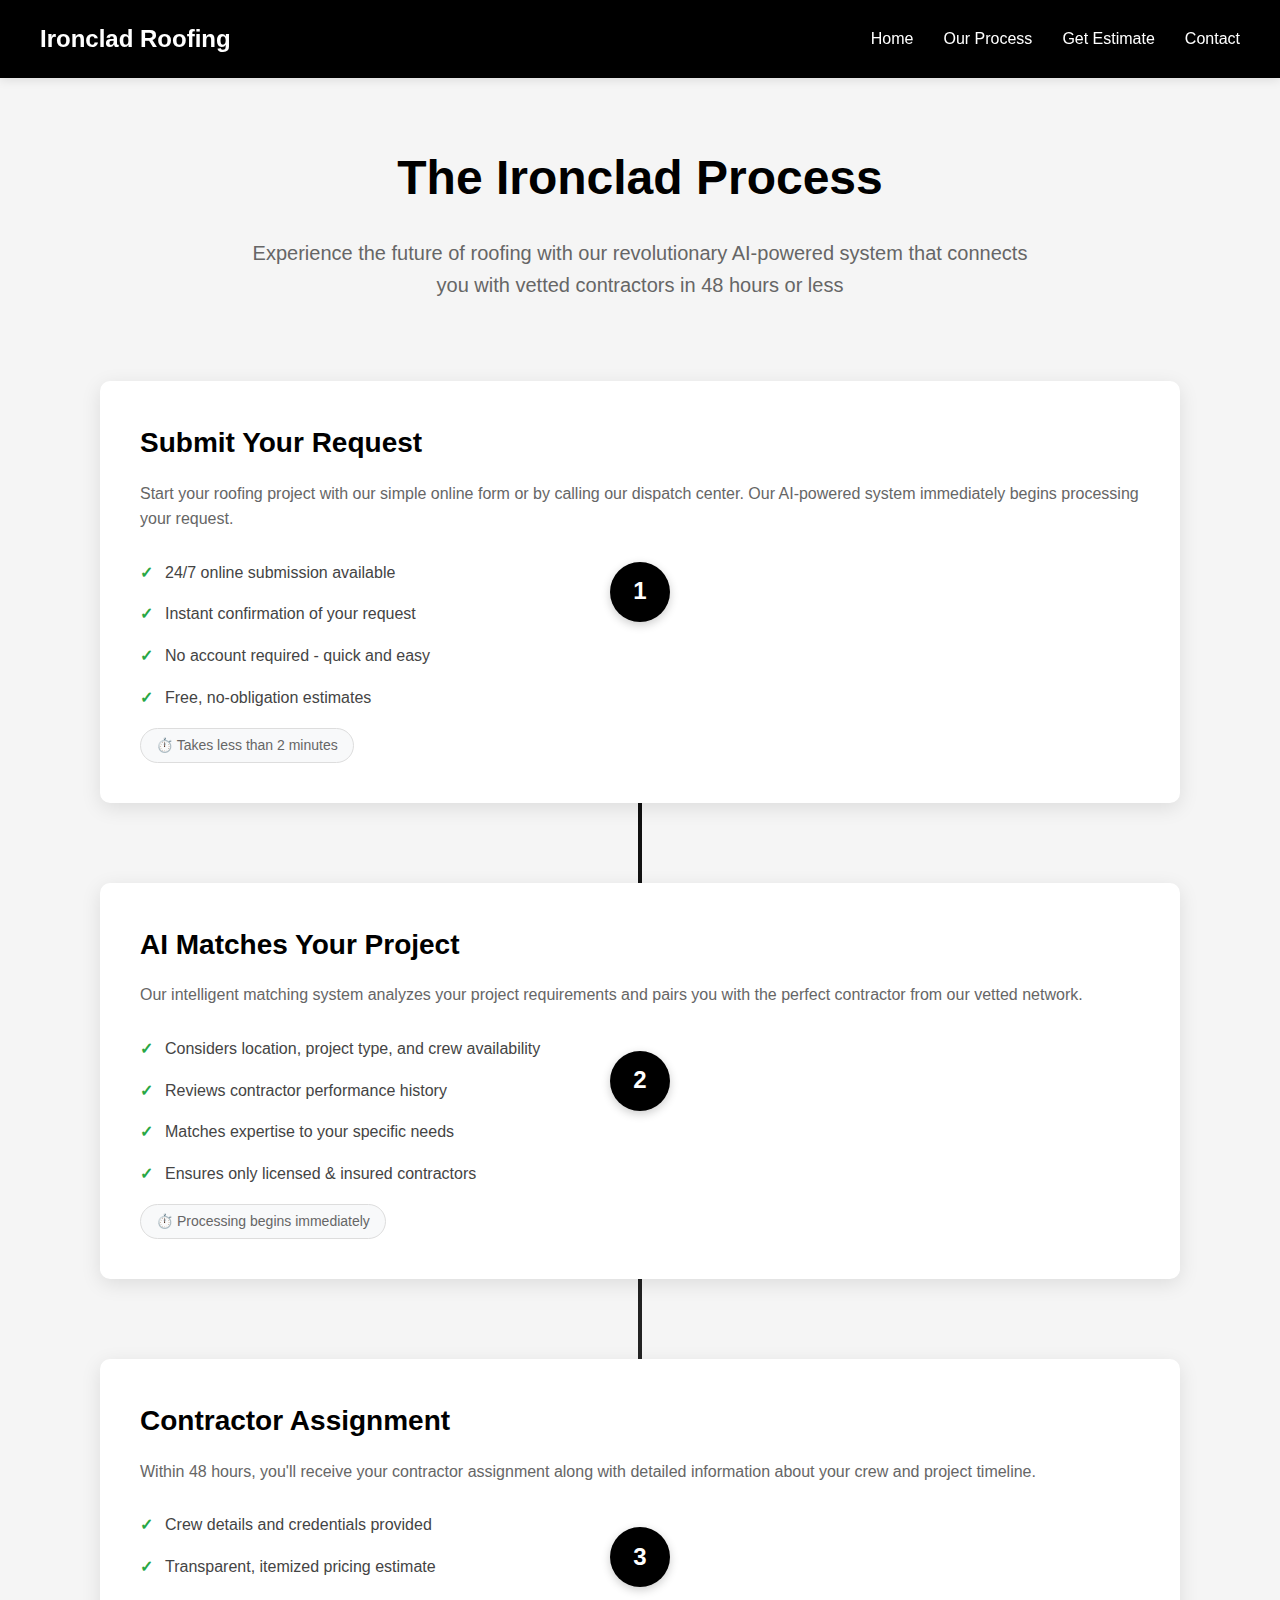
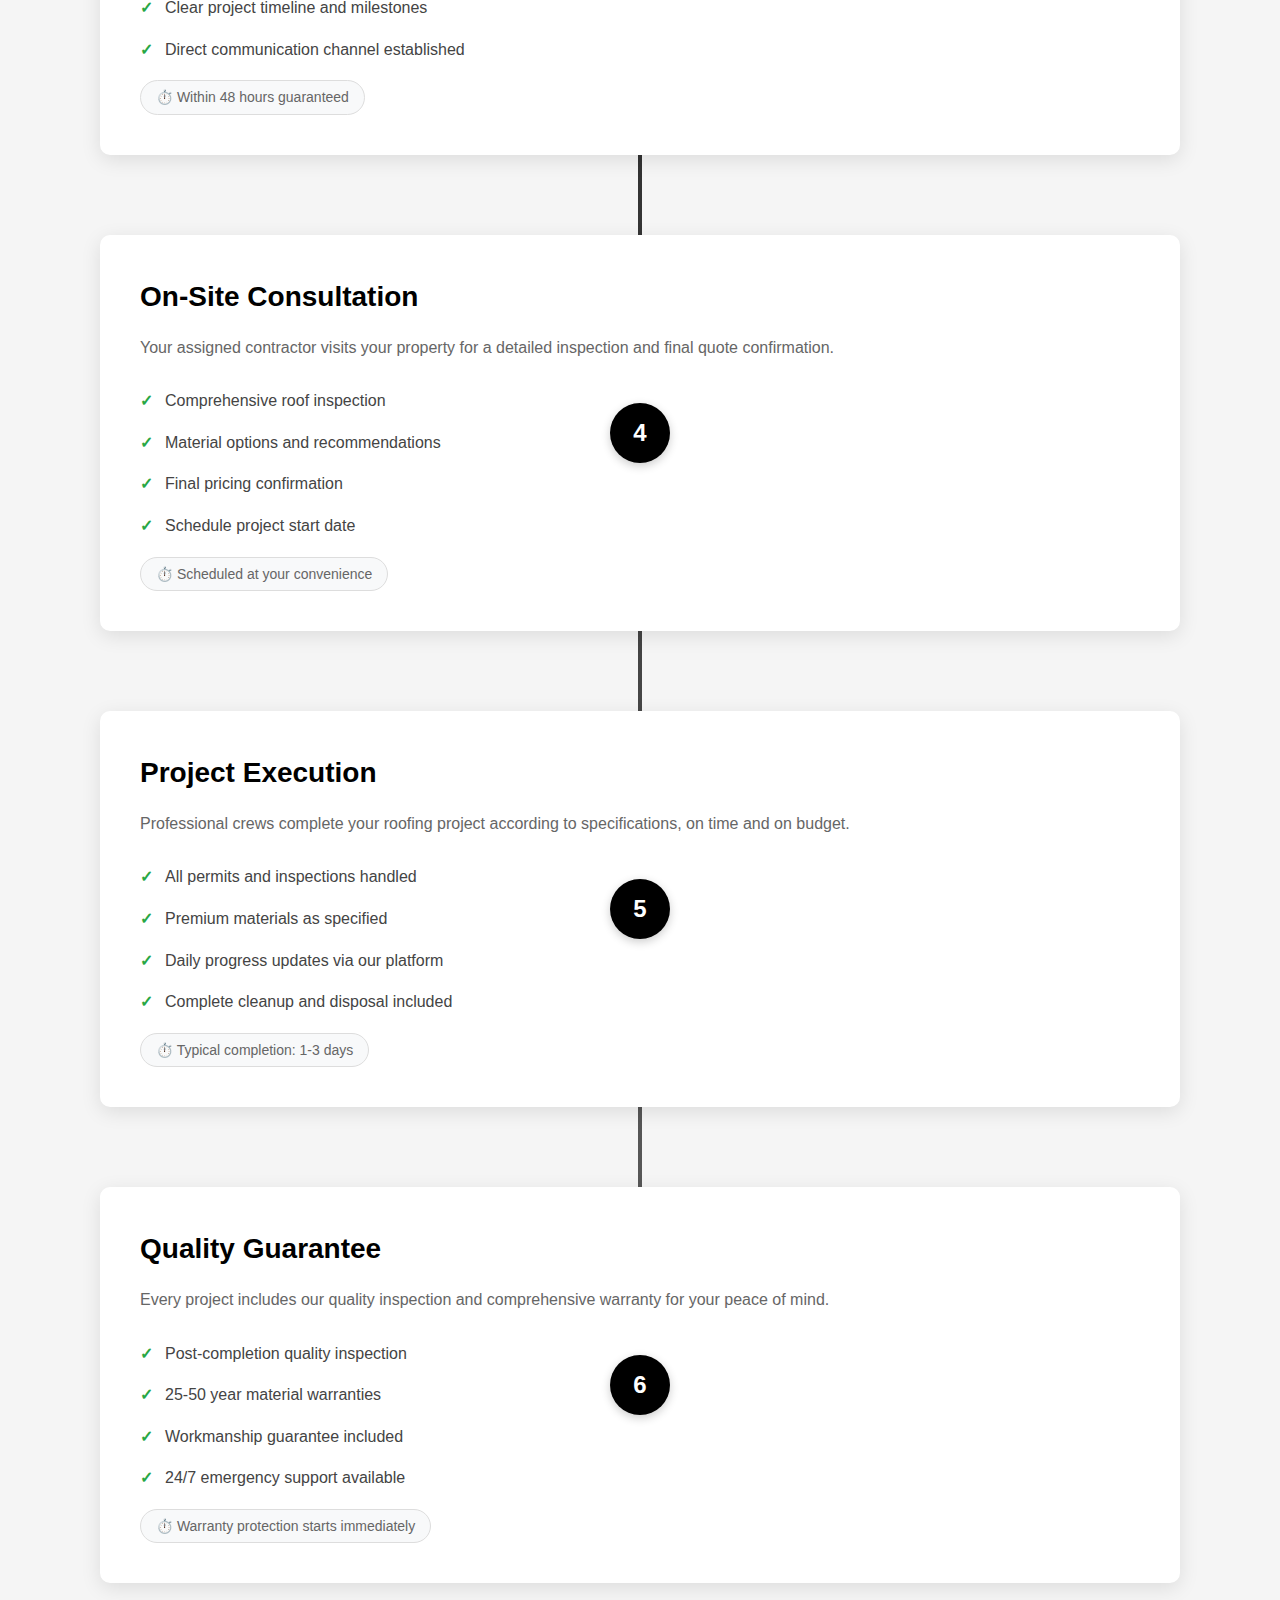
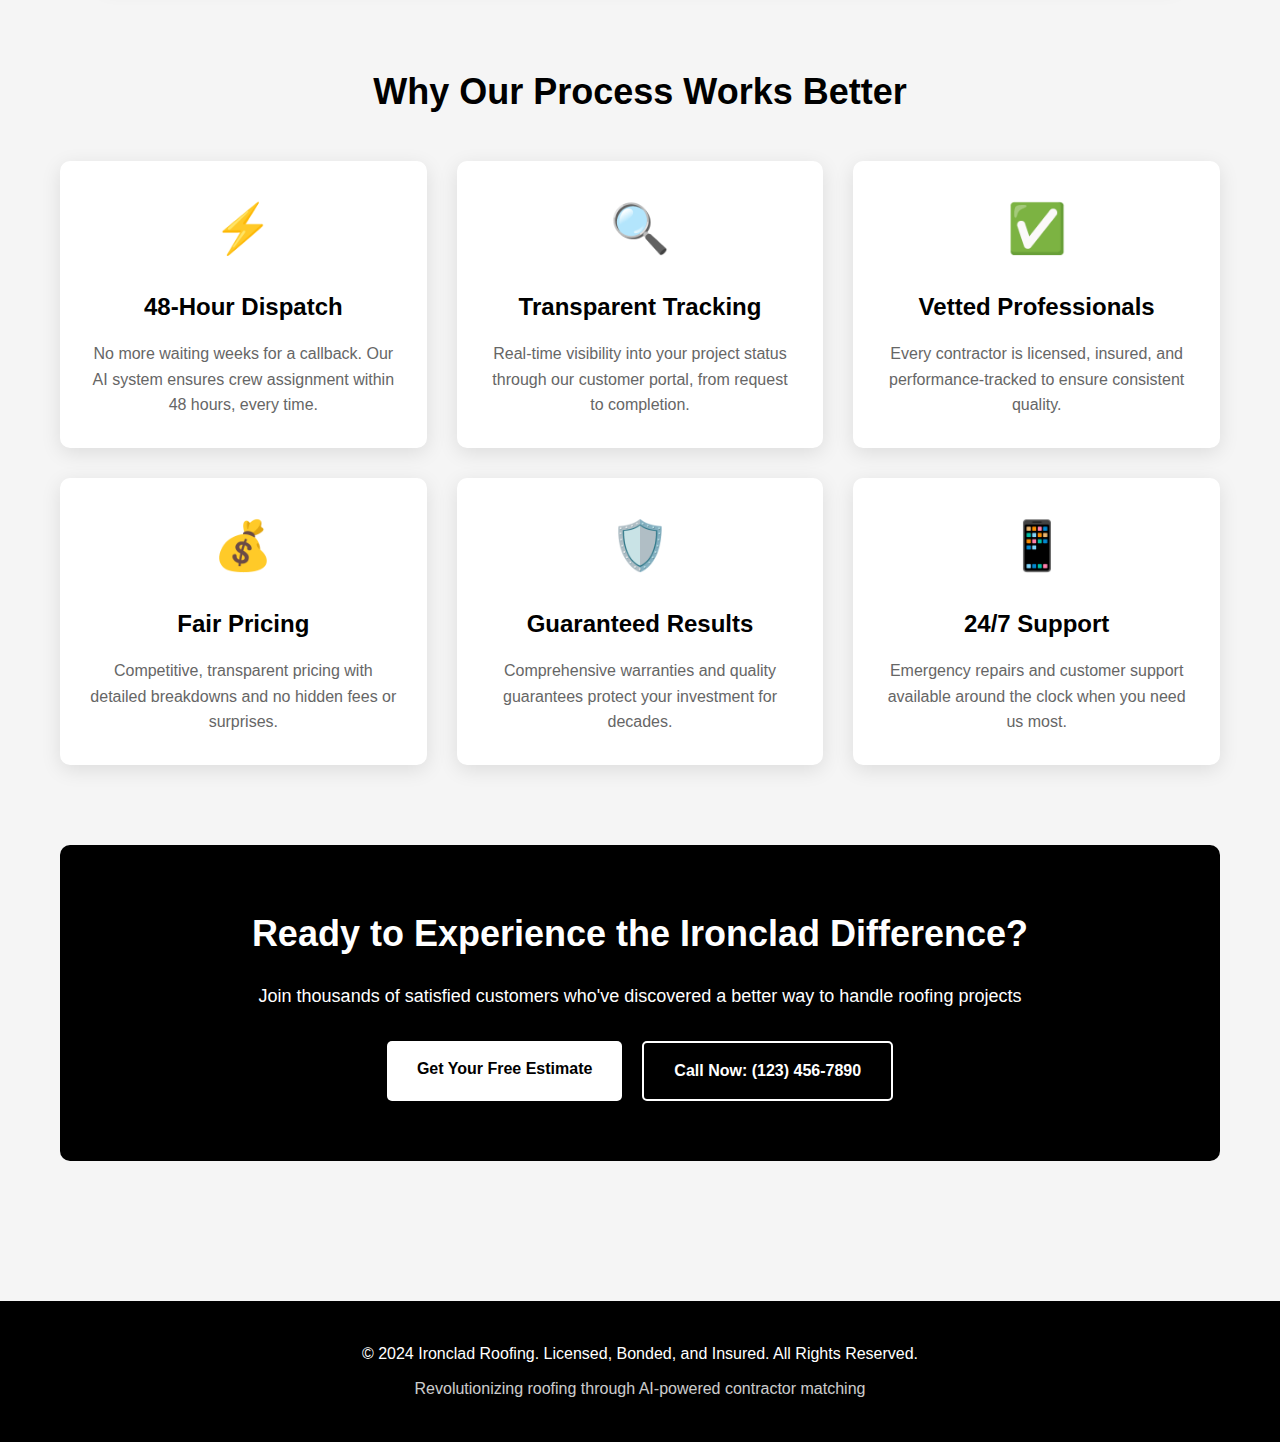
<file: learn-our-process.html>
<!DOCTYPE html>
<html lang="en">
<head>
    <meta charset="UTF-8">
    <meta name="viewport" content="width=device-width, initial-scale=1.0">
    <title>Learn Our Process - Ironclad Roofing</title>
    <link rel="icon" type="image/x-icon" href="./ironclad_favicon.ico">
    <style>
        * {
            margin: 0;
            padding: 0;
            box-sizing: border-box;
        }

        body {
            font-family: -apple-system, BlinkMacSystemFont, 'Segoe UI', Roboto, sans-serif;
            line-height: 1.6;
            color: #333;
            background-color: #f5f5f5;
        }

        .header {
            background-color: #000;
            color: #fff;
            padding: 20px;
            position: fixed;
            width: 100%;
            top: 0;
            z-index: 1000;
            box-shadow: 0 2px 10px rgba(0,0,0,0.1);
        }

        .header-content {
            max-width: 1200px;
            margin: 0 auto;
            display: flex;
            justify-content: space-between;
            align-items: center;
        }

        .logo {
            font-size: 24px;
            font-weight: bold;
            color: #fff;
            text-decoration: none;
        }

        .nav-links {
            display: flex;
            gap: 30px;
        }

        .nav-links a {
            color: #fff;
            text-decoration: none;
            transition: opacity 0.3s;
        }

        .nav-links a:hover {
            opacity: 0.8;
        }

        .main-content {
            margin-top: 80px;
            padding: 60px 20px;
            max-width: 1200px;
            margin-left: auto;
            margin-right: auto;
        }

        .hero-section {
            text-align: center;
            margin-bottom: 80px;
        }

        .hero-section h1 {
            font-size: 48px;
            margin-bottom: 20px;
            color: #000;
        }

        .hero-section p {
            font-size: 20px;
            color: #666;
            max-width: 800px;
            margin: 0 auto;
        }

        .process-timeline {
            position: relative;
            margin: 80px 0;
        }

        .timeline-line {
            position: absolute;
            left: 50%;
            top: 0;
            bottom: 0;
            width: 4px;
            background: linear-gradient(to bottom, #000, #666);
            transform: translateX(-50%);
        }

        .process-step {
            display: flex;
            align-items: center;
            margin-bottom: 80px;
            position: relative;
        }

        .process-step:nth-child(even) {
            flex-direction: row-reverse;
        }

        .step-content {
            flex: 1;
            padding: 40px;
            background: #fff;
            border-radius: 10px;
            box-shadow: 0 5px 20px rgba(0,0,0,0.1);
            margin: 0 40px;
        }

        .step-number {
            position: absolute;
            left: 50%;
            transform: translateX(-50%);
            width: 60px;
            height: 60px;
            background: #000;
            color: #fff;
            border-radius: 50%;
            display: flex;
            align-items: center;
            justify-content: center;
            font-size: 24px;
            font-weight: bold;
            z-index: 10;
            box-shadow: 0 3px 10px rgba(0,0,0,0.2);
        }

        .step-content h3 {
            font-size: 28px;
            margin-bottom: 15px;
            color: #000;
        }

        .step-content p {
            font-size: 16px;
            color: #666;
            margin-bottom: 20px;
        }

        .step-features {
            list-style: none;
        }

        .step-features li {
            padding: 8px 0;
            padding-left: 25px;
            position: relative;
            color: #444;
        }

        .step-features li:before {
            content: "✓";
            position: absolute;
            left: 0;
            color: #28a745;
            font-weight: bold;
        }

        .timeline-duration {
            display: inline-block;
            background: #f8f9fa;
            padding: 5px 15px;
            border-radius: 20px;
            font-size: 14px;
            color: #666;
            margin-top: 10px;
            border: 1px solid #ddd;
        }

        .benefits-section {
            margin: 80px 0;
            text-align: center;
        }

        .benefits-section h2 {
            font-size: 36px;
            margin-bottom: 40px;
            color: #000;
        }

        .benefits-grid {
            display: grid;
            grid-template-columns: repeat(auto-fit, minmax(300px, 1fr));
            gap: 30px;
            margin-top: 40px;
        }

        .benefit-card {
            background: #fff;
            padding: 30px;
            border-radius: 10px;
            box-shadow: 0 5px 20px rgba(0,0,0,0.1);
            transition: transform 0.3s;
        }

        .benefit-card:hover {
            transform: translateY(-5px);
        }

        .benefit-icon {
            font-size: 48px;
            margin-bottom: 20px;
        }

        .benefit-card h3 {
            font-size: 24px;
            margin-bottom: 15px;
            color: #000;
        }

        .benefit-card p {
            color: #666;
        }

        .cta-section {
            background: #000;
            color: #fff;
            padding: 60px 40px;
            border-radius: 10px;
            text-align: center;
            margin: 80px 0;
        }

        .cta-section h2 {
            font-size: 36px;
            margin-bottom: 20px;
        }

        .cta-section p {
            font-size: 18px;
            margin-bottom: 30px;
        }

        .cta-buttons {
            display: flex;
            gap: 20px;
            justify-content: center;
            flex-wrap: wrap;
        }

        .cta-button {
            display: inline-block;
            padding: 15px 30px;
            background: #fff;
            color: #000;
            text-decoration: none;
            border-radius: 5px;
            font-weight: bold;
            transition: all 0.3s;
        }

        .cta-button:hover {
            background: #f0f0f0;
            transform: translateY(-2px);
        }

        .cta-button.secondary {
            background: transparent;
            color: #fff;
            border: 2px solid #fff;
        }

        .cta-button.secondary:hover {
            background: #fff;
            color: #000;
        }

        @media (max-width: 768px) {
            .timeline-line {
                display: none;
            }

            .process-step {
                flex-direction: column !important;
            }

            .step-number {
                position: relative;
                left: auto;
                transform: none;
                margin-bottom: 20px;
            }

            .step-content {
                margin: 0;
            }

            .hero-section h1 {
                font-size: 36px;
            }

            .header-content {
                flex-direction: column;
                gap: 20px;
            }
        }
    </style>
</head>
<body>
    <header class="header">
        <div class="header-content">
            <a href="index.html" class="logo">Ironclad Roofing</a>
            <nav class="nav-links">
                <a href="index.html">Home</a>
                <a href="#process">Our Process</a>
                <a href="ironclad-roofing-chat.html">Get Estimate</a>
                <a href="#contact">Contact</a>
            </nav>
        </div>
    </header>

    <main class="main-content">
        <section class="hero-section">
            <h1>The Ironclad Process</h1>
            <p>Experience the future of roofing with our revolutionary AI-powered system that connects you with vetted contractors in 48 hours or less</p>
        </section>

        <section class="process-timeline" id="process">
            <div class="timeline-line"></div>
            
            <div class="process-step">
                <div class="step-number">1</div>
                <div class="step-content">
                    <h3>Submit Your Request</h3>
                    <p>Start your roofing project with our simple online form or by calling our dispatch center. Our AI-powered system immediately begins processing your request.</p>
                    <ul class="step-features">
                        <li>24/7 online submission available</li>
                        <li>Instant confirmation of your request</li>
                        <li>No account required - quick and easy</li>
                        <li>Free, no-obligation estimates</li>
                    </ul>
                    <span class="timeline-duration">⏱️ Takes less than 2 minutes</span>
                </div>
            </div>

            <div class="process-step">
                <div class="step-number">2</div>
                <div class="step-content">
                    <h3>AI Matches Your Project</h3>
                    <p>Our intelligent matching system analyzes your project requirements and pairs you with the perfect contractor from our vetted network.</p>
                    <ul class="step-features">
                        <li>Considers location, project type, and crew availability</li>
                        <li>Reviews contractor performance history</li>
                        <li>Matches expertise to your specific needs</li>
                        <li>Ensures only licensed & insured contractors</li>
                    </ul>
                    <span class="timeline-duration">⏱️ Processing begins immediately</span>
                </div>
            </div>

            <div class="process-step">
                <div class="step-number">3</div>
                <div class="step-content">
                    <h3>Contractor Assignment</h3>
                    <p>Within 48 hours, you'll receive your contractor assignment along with detailed information about your crew and project timeline.</p>
                    <ul class="step-features">
                        <li>Crew details and credentials provided</li>
                        <li>Transparent, itemized pricing estimate</li>
                        <li>Clear project timeline and milestones</li>
                        <li>Direct communication channel established</li>
                    </ul>
                    <span class="timeline-duration">⏱️ Within 48 hours guaranteed</span>
                </div>
            </div>

            <div class="process-step">
                <div class="step-number">4</div>
                <div class="step-content">
                    <h3>On-Site Consultation</h3>
                    <p>Your assigned contractor visits your property for a detailed inspection and final quote confirmation.</p>
                    <ul class="step-features">
                        <li>Comprehensive roof inspection</li>
                        <li>Material options and recommendations</li>
                        <li>Final pricing confirmation</li>
                        <li>Schedule project start date</li>
                    </ul>
                    <span class="timeline-duration">⏱️ Scheduled at your convenience</span>
                </div>
            </div>

            <div class="process-step">
                <div class="step-number">5</div>
                <div class="step-content">
                    <h3>Project Execution</h3>
                    <p>Professional crews complete your roofing project according to specifications, on time and on budget.</p>
                    <ul class="step-features">
                        <li>All permits and inspections handled</li>
                        <li>Premium materials as specified</li>
                        <li>Daily progress updates via our platform</li>
                        <li>Complete cleanup and disposal included</li>
                    </ul>
                    <span class="timeline-duration">⏱️ Typical completion: 1-3 days</span>
                </div>
            </div>

            <div class="process-step">
                <div class="step-number">6</div>
                <div class="step-content">
                    <h3>Quality Guarantee</h3>
                    <p>Every project includes our quality inspection and comprehensive warranty for your peace of mind.</p>
                    <ul class="step-features">
                        <li>Post-completion quality inspection</li>
                        <li>25-50 year material warranties</li>
                        <li>Workmanship guarantee included</li>
                        <li>24/7 emergency support available</li>
                    </ul>
                    <span class="timeline-duration">⏱️ Warranty protection starts immediately</span>
                </div>
            </div>
        </section>

        <section class="benefits-section">
            <h2>Why Our Process Works Better</h2>
            <div class="benefits-grid">
                <div class="benefit-card">
                    <div class="benefit-icon">⚡</div>
                    <h3>48-Hour Dispatch</h3>
                    <p>No more waiting weeks for a callback. Our AI system ensures crew assignment within 48 hours, every time.</p>
                </div>
                <div class="benefit-card">
                    <div class="benefit-icon">🔍</div>
                    <h3>Transparent Tracking</h3>
                    <p>Real-time visibility into your project status through our customer portal, from request to completion.</p>
                </div>
                <div class="benefit-card">
                    <div class="benefit-icon">✅</div>
                    <h3>Vetted Professionals</h3>
                    <p>Every contractor is licensed, insured, and performance-tracked to ensure consistent quality.</p>
                </div>
                <div class="benefit-card">
                    <div class="benefit-icon">💰</div>
                    <h3>Fair Pricing</h3>
                    <p>Competitive, transparent pricing with detailed breakdowns and no hidden fees or surprises.</p>
                </div>
                <div class="benefit-card">
                    <div class="benefit-icon">🛡️</div>
                    <h3>Guaranteed Results</h3>
                    <p>Comprehensive warranties and quality guarantees protect your investment for decades.</p>
                </div>
                <div class="benefit-card">
                    <div class="benefit-icon">📱</div>
                    <h3>24/7 Support</h3>
                    <p>Emergency repairs and customer support available around the clock when you need us most.</p>
                </div>
            </div>
        </section>

        <section class="cta-section">
            <h2>Ready to Experience the Ironclad Difference?</h2>
            <p>Join thousands of satisfied customers who've discovered a better way to handle roofing projects</p>
            <div class="cta-buttons">
                <a href="ironclad-roofing-chat.html" class="cta-button">Get Your Free Estimate</a>
                <a href="tel:1234567890" class="cta-button secondary">Call Now: (123) 456-7890</a>
            </div>
        </section>
    </main>

    <footer style="background: #000; color: #fff; padding: 40px 20px; text-align: center;">
        <p>&copy; 2024 Ironclad Roofing. Licensed, Bonded, and Insured. All Rights Reserved.</p>
        <p style="margin-top: 10px; opacity: 0.8;">Revolutionizing roofing through AI-powered contractor matching</p>
    </footer>
</body>
</html>
</file>
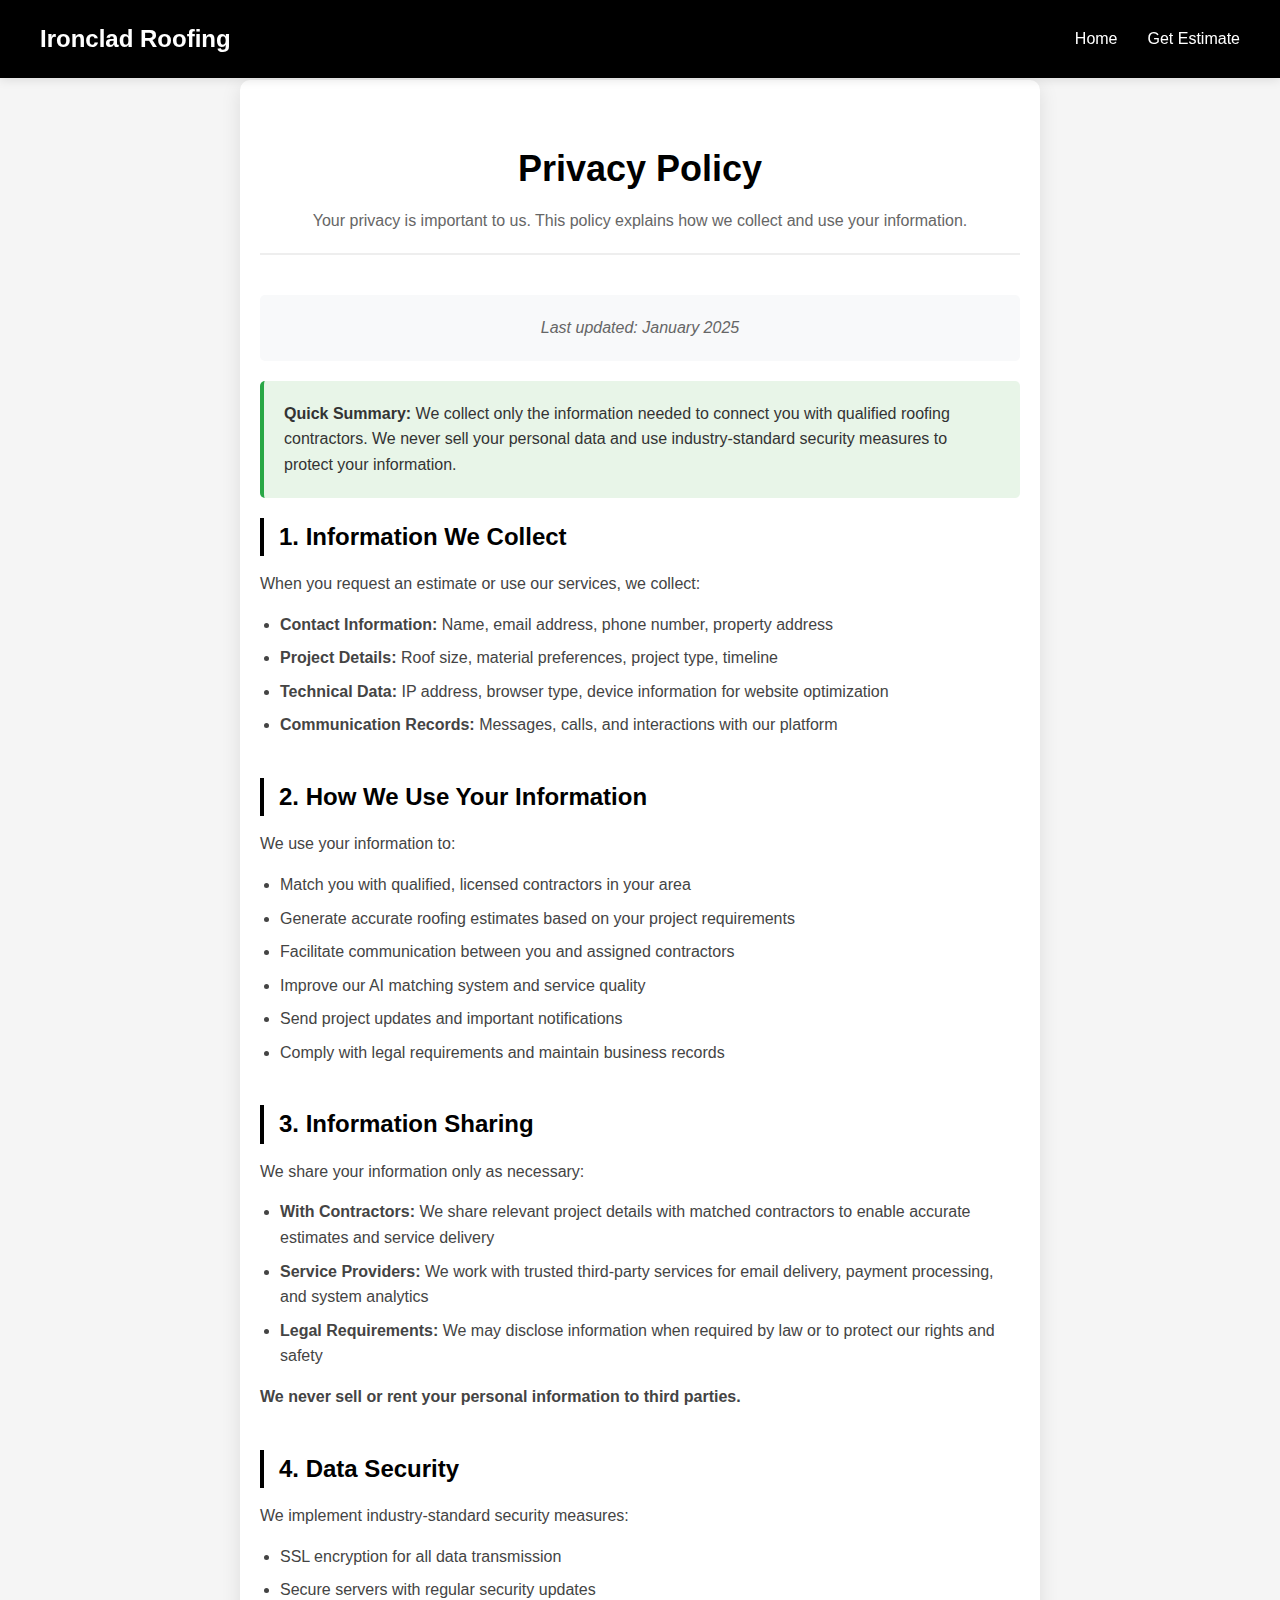
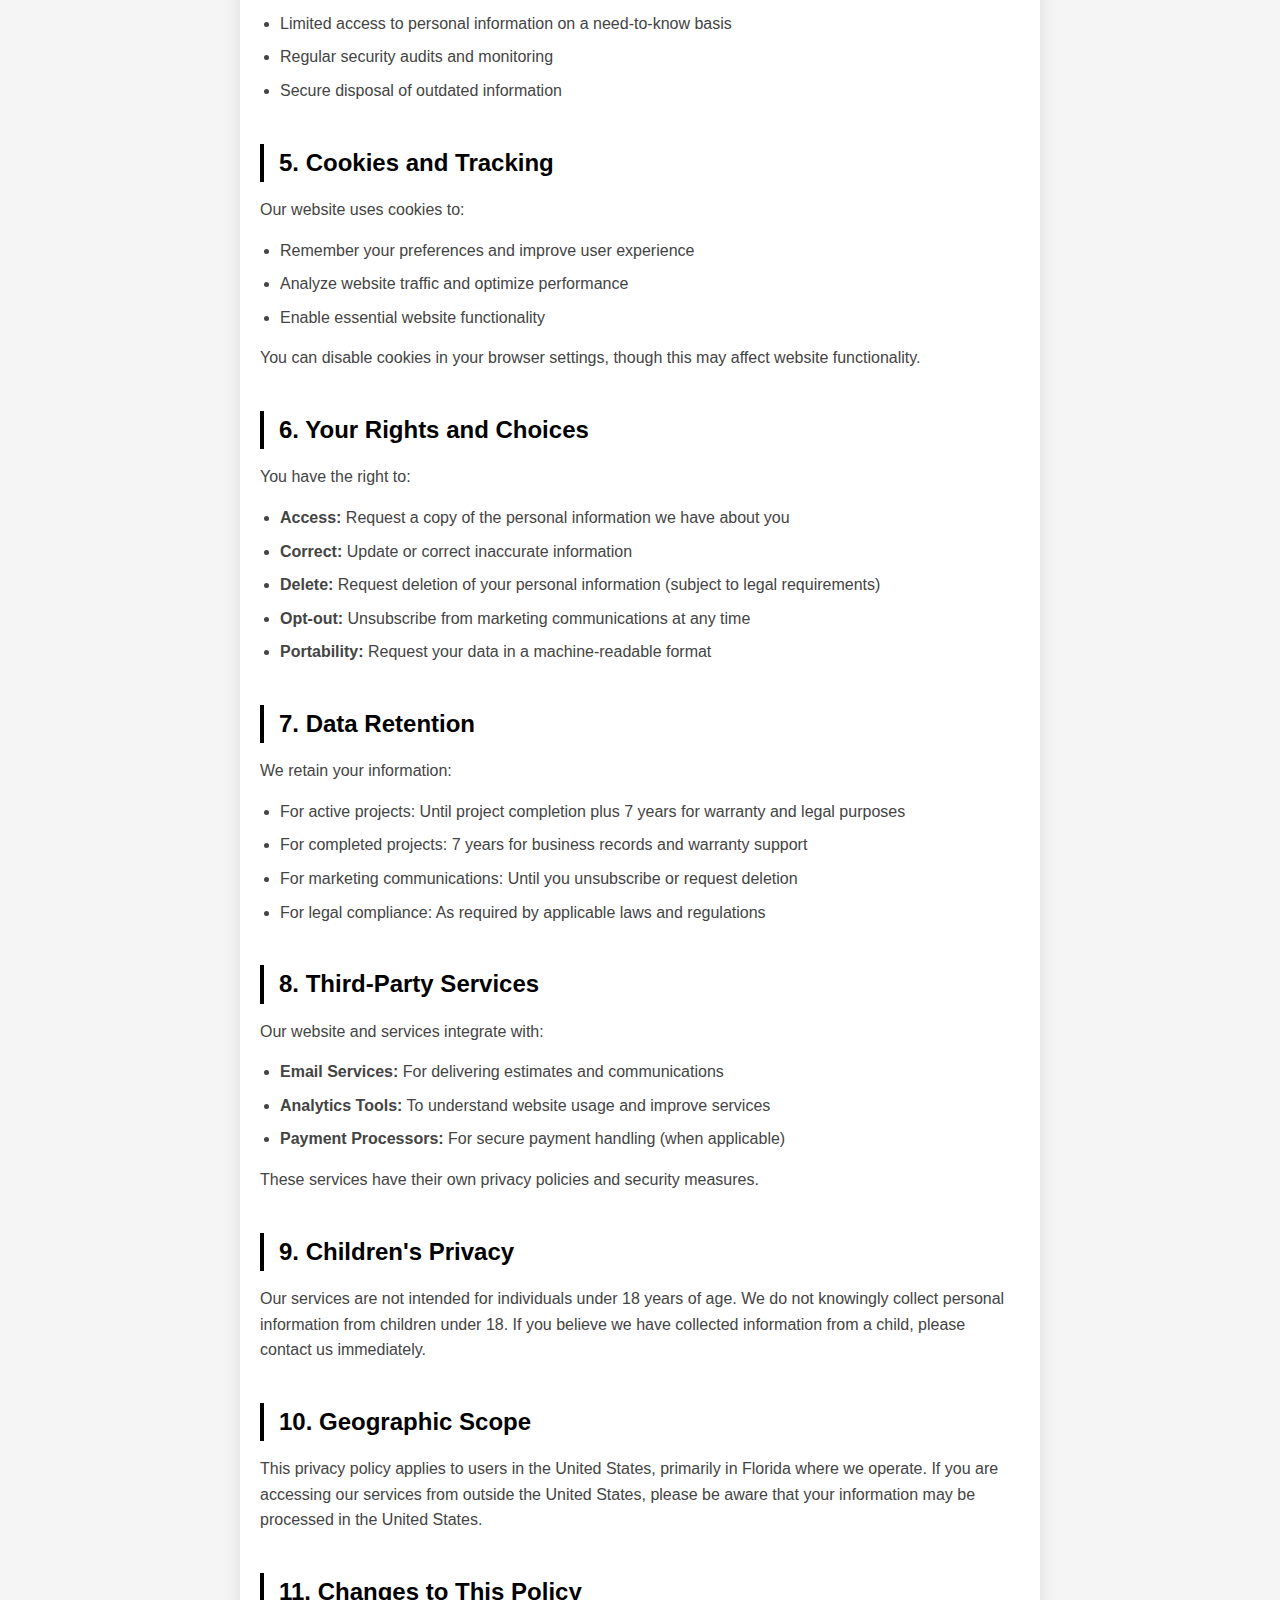
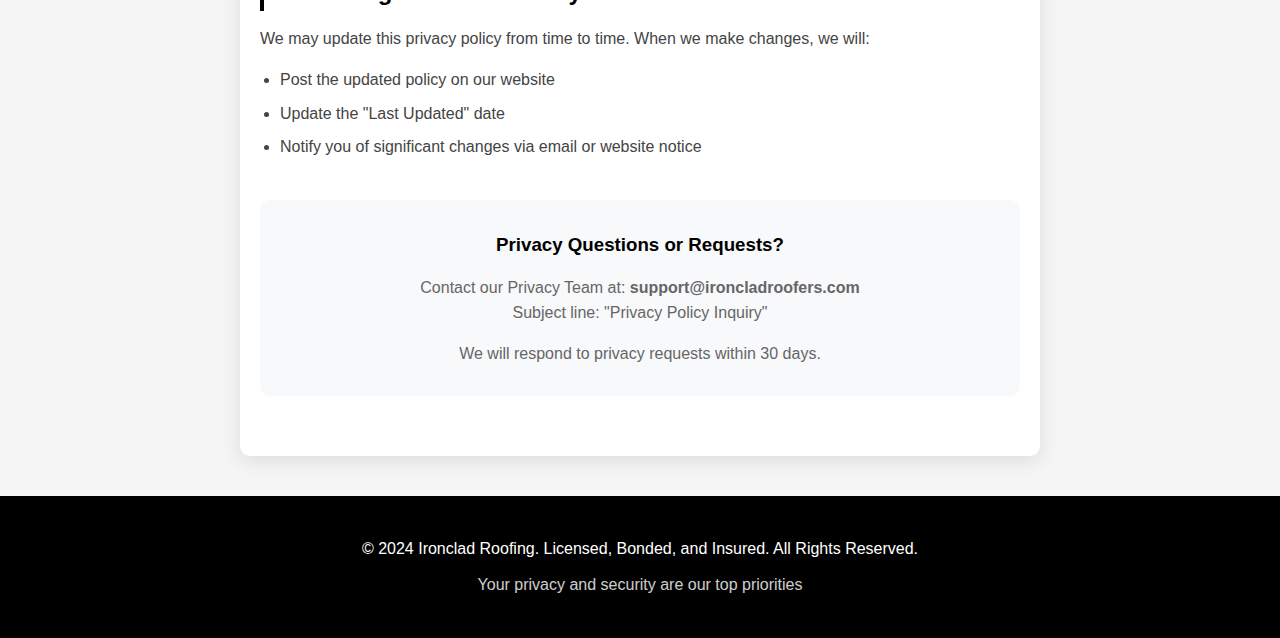
<file: privacy-policy.html>
<!DOCTYPE html>
<html lang="en">
<head>
    <meta charset="UTF-8">
    <meta name="viewport" content="width=device-width, initial-scale=1.0">
    <title>Privacy Policy - Ironclad Roofing</title>
    <link rel="icon" type="image/x-icon" href="./ironclad_favicon.ico">
    <style>
        * {
            margin: 0;
            padding: 0;
            box-sizing: border-box;
        }

        body {
            font-family: -apple-system, BlinkMacSystemFont, 'Segoe UI', Roboto, sans-serif;
            line-height: 1.6;
            color: #333;
            background-color: #f5f5f5;
        }

        .header {
            background-color: #000;
            color: #fff;
            padding: 20px;
            position: fixed;
            width: 100%;
            top: 0;
            z-index: 1000;
            box-shadow: 0 2px 10px rgba(0,0,0,0.1);
        }

        .header-content {
            max-width: 1200px;
            margin: 0 auto;
            display: flex;
            justify-content: space-between;
            align-items: center;
        }

        .logo {
            font-size: 24px;
            font-weight: bold;
            color: #fff;
            text-decoration: none;
        }

        .nav-links {
            display: flex;
            gap: 30px;
        }

        .nav-links a {
            color: #fff;
            text-decoration: none;
            transition: opacity 0.3s;
        }

        .nav-links a:hover {
            opacity: 0.8;
        }

        .main-content {
            margin-top: 80px;
            padding: 60px 20px;
            max-width: 800px;
            margin-left: auto;
            margin-right: auto;
            background: #fff;
            border-radius: 10px;
            box-shadow: 0 5px 20px rgba(0,0,0,0.1);
        }

        .page-header {
            text-align: center;
            margin-bottom: 40px;
            padding-bottom: 20px;
            border-bottom: 2px solid #eee;
        }

        .page-header h1 {
            font-size: 36px;
            margin-bottom: 10px;
            color: #000;
        }

        .page-header p {
            color: #666;
            font-size: 16px;
        }

        .content-section {
            margin-bottom: 40px;
        }

        .content-section h2 {
            font-size: 24px;
            margin-bottom: 15px;
            color: #000;
            border-left: 4px solid #000;
            padding-left: 15px;
        }

        .content-section p {
            margin-bottom: 15px;
            color: #444;
        }

        .content-section ul {
            margin-left: 20px;
            margin-bottom: 15px;
        }

        .content-section li {
            margin-bottom: 8px;
            color: #444;
        }

        .last-updated {
            text-align: center;
            padding: 20px;
            background: #f8f9fa;
            border-radius: 5px;
            margin-bottom: 20px;
            color: #666;
            font-style: italic;
        }

        .contact-info {
            background: #f8f9fa;
            padding: 30px;
            border-radius: 10px;
            text-align: center;
            margin-top: 40px;
        }

        .contact-info h3 {
            margin-bottom: 15px;
            color: #000;
        }

        .contact-info p {
            color: #666;
        }

        .highlight-box {
            background: #e8f5e8;
            border-left: 4px solid #28a745;
            padding: 20px;
            margin: 20px 0;
            border-radius: 5px;
        }

        @media (max-width: 768px) {
            .header-content {
                flex-direction: column;
                gap: 20px;
            }

            .main-content {
                margin-top: 120px;
                padding: 40px 20px;
            }

            .page-header h1 {
                font-size: 28px;
            }
        }
    </style>
</head>
<body>
    <header class="header">
        <div class="header-content">
            <a href="index.html" class="logo">Ironclad Roofing</a>
            <nav class="nav-links">
                <a href="index.html">Home</a>
                <a href="index.html">Get Estimate</a>
            </nav>
        </div>
    </header>

    <main class="main-content">
        <div class="page-header">
            <h1>Privacy Policy</h1>
            <p>Your privacy is important to us. This policy explains how we collect and use your information.</p>
        </div>

        <div class="last-updated">
            Last updated: January 2025
        </div>

        <div class="highlight-box">
            <strong>Quick Summary:</strong> We collect only the information needed to connect you with qualified roofing contractors. We never sell your personal data and use industry-standard security measures to protect your information.
        </div>

        <div class="content-section">
            <h2>1. Information We Collect</h2>
            <p>When you request an estimate or use our services, we collect:</p>
            <ul>
                <li><strong>Contact Information:</strong> Name, email address, phone number, property address</li>
                <li><strong>Project Details:</strong> Roof size, material preferences, project type, timeline</li>
                <li><strong>Technical Data:</strong> IP address, browser type, device information for website optimization</li>
                <li><strong>Communication Records:</strong> Messages, calls, and interactions with our platform</li>
            </ul>
        </div>

        <div class="content-section">
            <h2>2. How We Use Your Information</h2>
            <p>We use your information to:</p>
            <ul>
                <li>Match you with qualified, licensed contractors in your area</li>
                <li>Generate accurate roofing estimates based on your project requirements</li>
                <li>Facilitate communication between you and assigned contractors</li>
                <li>Improve our AI matching system and service quality</li>
                <li>Send project updates and important notifications</li>
                <li>Comply with legal requirements and maintain business records</li>
            </ul>
        </div>

        <div class="content-section">
            <h2>3. Information Sharing</h2>
            <p>We share your information only as necessary:</p>
            <ul>
                <li><strong>With Contractors:</strong> We share relevant project details with matched contractors to enable accurate estimates and service delivery</li>
                <li><strong>Service Providers:</strong> We work with trusted third-party services for email delivery, payment processing, and system analytics</li>
                <li><strong>Legal Requirements:</strong> We may disclose information when required by law or to protect our rights and safety</li>
            </ul>
            <p><strong>We never sell or rent your personal information to third parties.</strong></p>
        </div>

        <div class="content-section">
            <h2>4. Data Security</h2>
            <p>We implement industry-standard security measures:</p>
            <ul>
                <li>SSL encryption for all data transmission</li>
                <li>Secure servers with regular security updates</li>
                <li>Limited access to personal information on a need-to-know basis</li>
                <li>Regular security audits and monitoring</li>
                <li>Secure disposal of outdated information</li>
            </ul>
        </div>

        <div class="content-section">
            <h2>5. Cookies and Tracking</h2>
            <p>Our website uses cookies to:</p>
            <ul>
                <li>Remember your preferences and improve user experience</li>
                <li>Analyze website traffic and optimize performance</li>
                <li>Enable essential website functionality</li>
            </ul>
            <p>You can disable cookies in your browser settings, though this may affect website functionality.</p>
        </div>

        <div class="content-section">
            <h2>6. Your Rights and Choices</h2>
            <p>You have the right to:</p>
            <ul>
                <li><strong>Access:</strong> Request a copy of the personal information we have about you</li>
                <li><strong>Correct:</strong> Update or correct inaccurate information</li>
                <li><strong>Delete:</strong> Request deletion of your personal information (subject to legal requirements)</li>
                <li><strong>Opt-out:</strong> Unsubscribe from marketing communications at any time</li>
                <li><strong>Portability:</strong> Request your data in a machine-readable format</li>
            </ul>
        </div>

        <div class="content-section">
            <h2>7. Data Retention</h2>
            <p>We retain your information:</p>
            <ul>
                <li>For active projects: Until project completion plus 7 years for warranty and legal purposes</li>
                <li>For completed projects: 7 years for business records and warranty support</li>
                <li>For marketing communications: Until you unsubscribe or request deletion</li>
                <li>For legal compliance: As required by applicable laws and regulations</li>
            </ul>
        </div>

        <div class="content-section">
            <h2>8. Third-Party Services</h2>
            <p>Our website and services integrate with:</p>
            <ul>
                <li><strong>Email Services:</strong> For delivering estimates and communications</li>
                <li><strong>Analytics Tools:</strong> To understand website usage and improve services</li>
                <li><strong>Payment Processors:</strong> For secure payment handling (when applicable)</li>
            </ul>
            <p>These services have their own privacy policies and security measures.</p>
        </div>

        <div class="content-section">
            <h2>9. Children's Privacy</h2>
            <p>Our services are not intended for individuals under 18 years of age. We do not knowingly collect personal information from children under 18. If you believe we have collected information from a child, please contact us immediately.</p>
        </div>

        <div class="content-section">
            <h2>10. Geographic Scope</h2>
            <p>This privacy policy applies to users in the United States, primarily in Florida where we operate. If you are accessing our services from outside the United States, please be aware that your information may be processed in the United States.</p>
        </div>

        <div class="content-section">
            <h2>11. Changes to This Policy</h2>
            <p>We may update this privacy policy from time to time. When we make changes, we will:</p>
            <ul>
                <li>Post the updated policy on our website</li>
                <li>Update the "Last Updated" date</li>
                <li>Notify you of significant changes via email or website notice</li>
            </ul>
        </div>

        <div class="contact-info">
            <h3>Privacy Questions or Requests?</h3>
            <p>Contact our Privacy Team at: <strong>support@ironcladroofers.com</strong></p>
            <p>Subject line: "Privacy Policy Inquiry"</p>
            <p style="margin-top: 15px;">We will respond to privacy requests within 30 days.</p>
        </div>
    </main>

    <footer style="background: #000; color: #fff; padding: 40px 20px; text-align: center; margin-top: 40px;">
        <p>&copy; 2024 Ironclad Roofing. Licensed, Bonded, and Insured. All Rights Reserved.</p>
        <p style="margin-top: 10px; opacity: 0.8;">Your privacy and security are our top priorities</p>
    </footer>
</body>
</html>
</file>
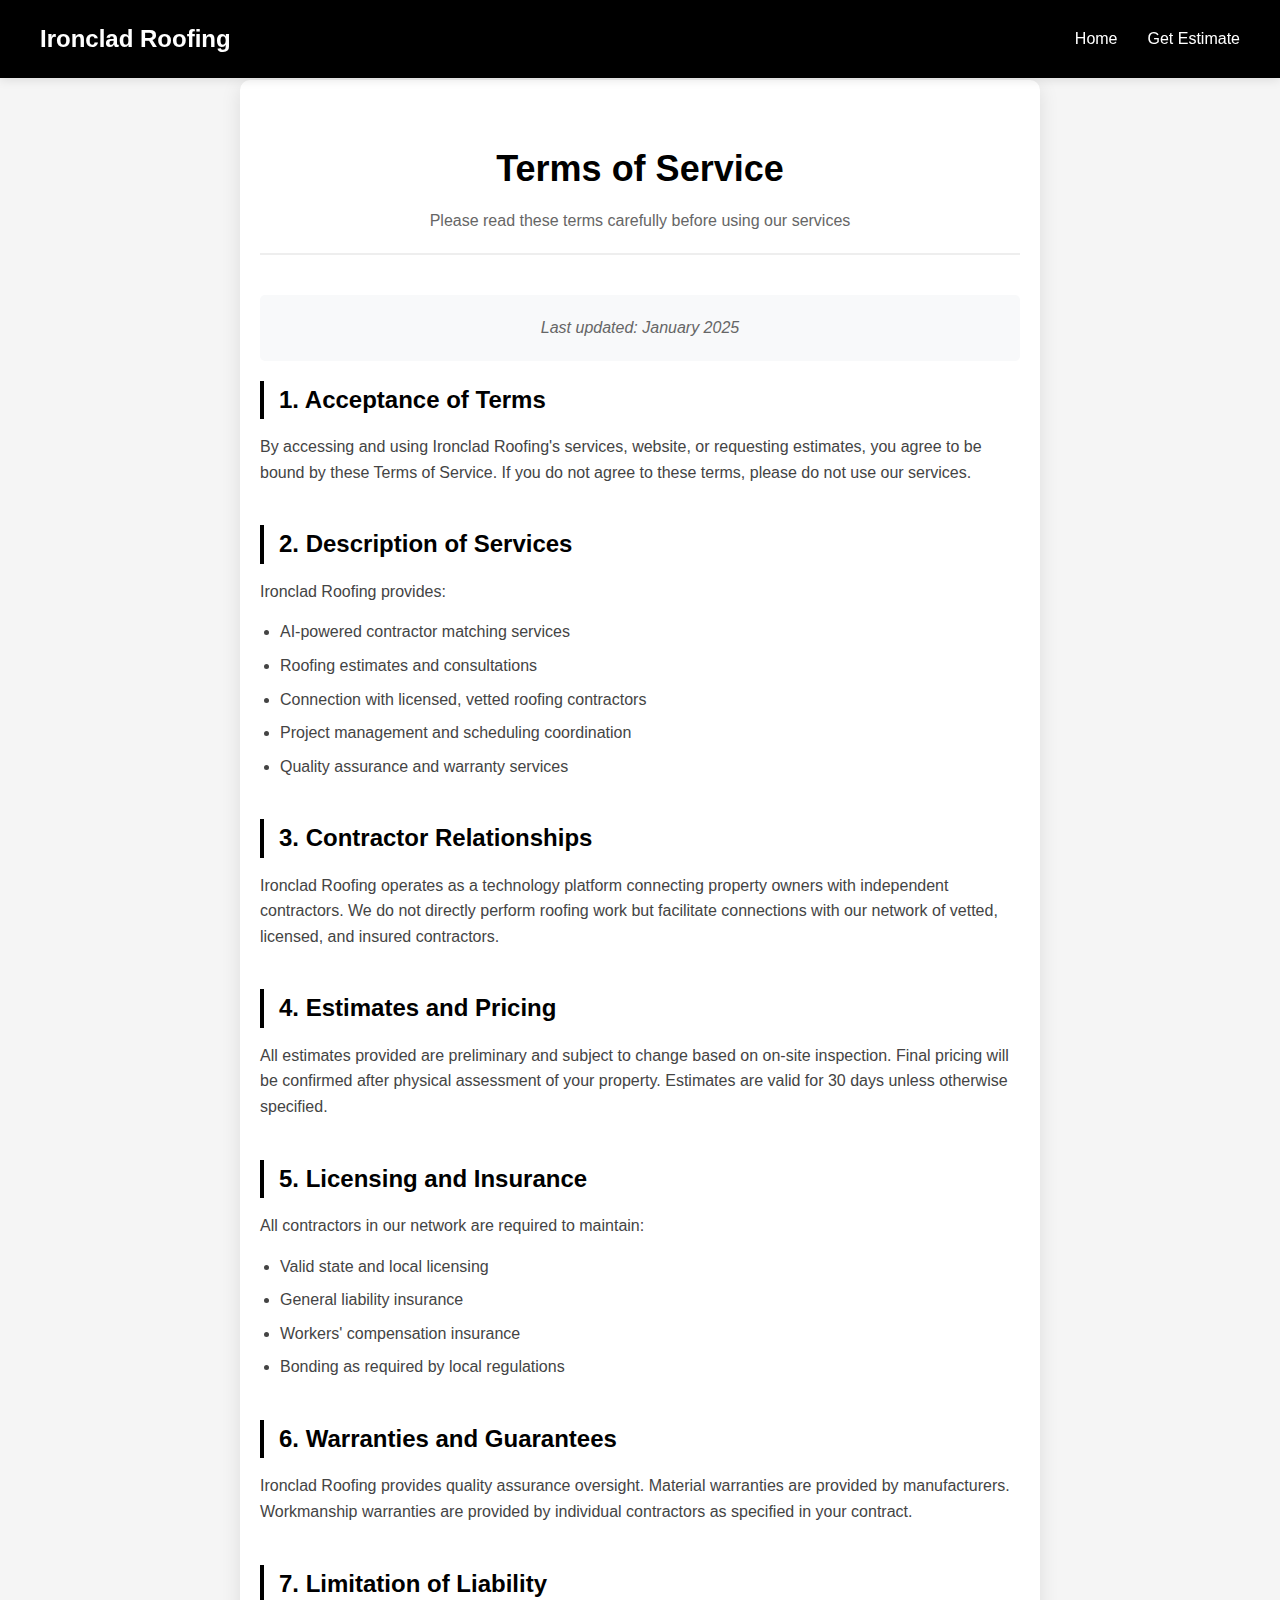
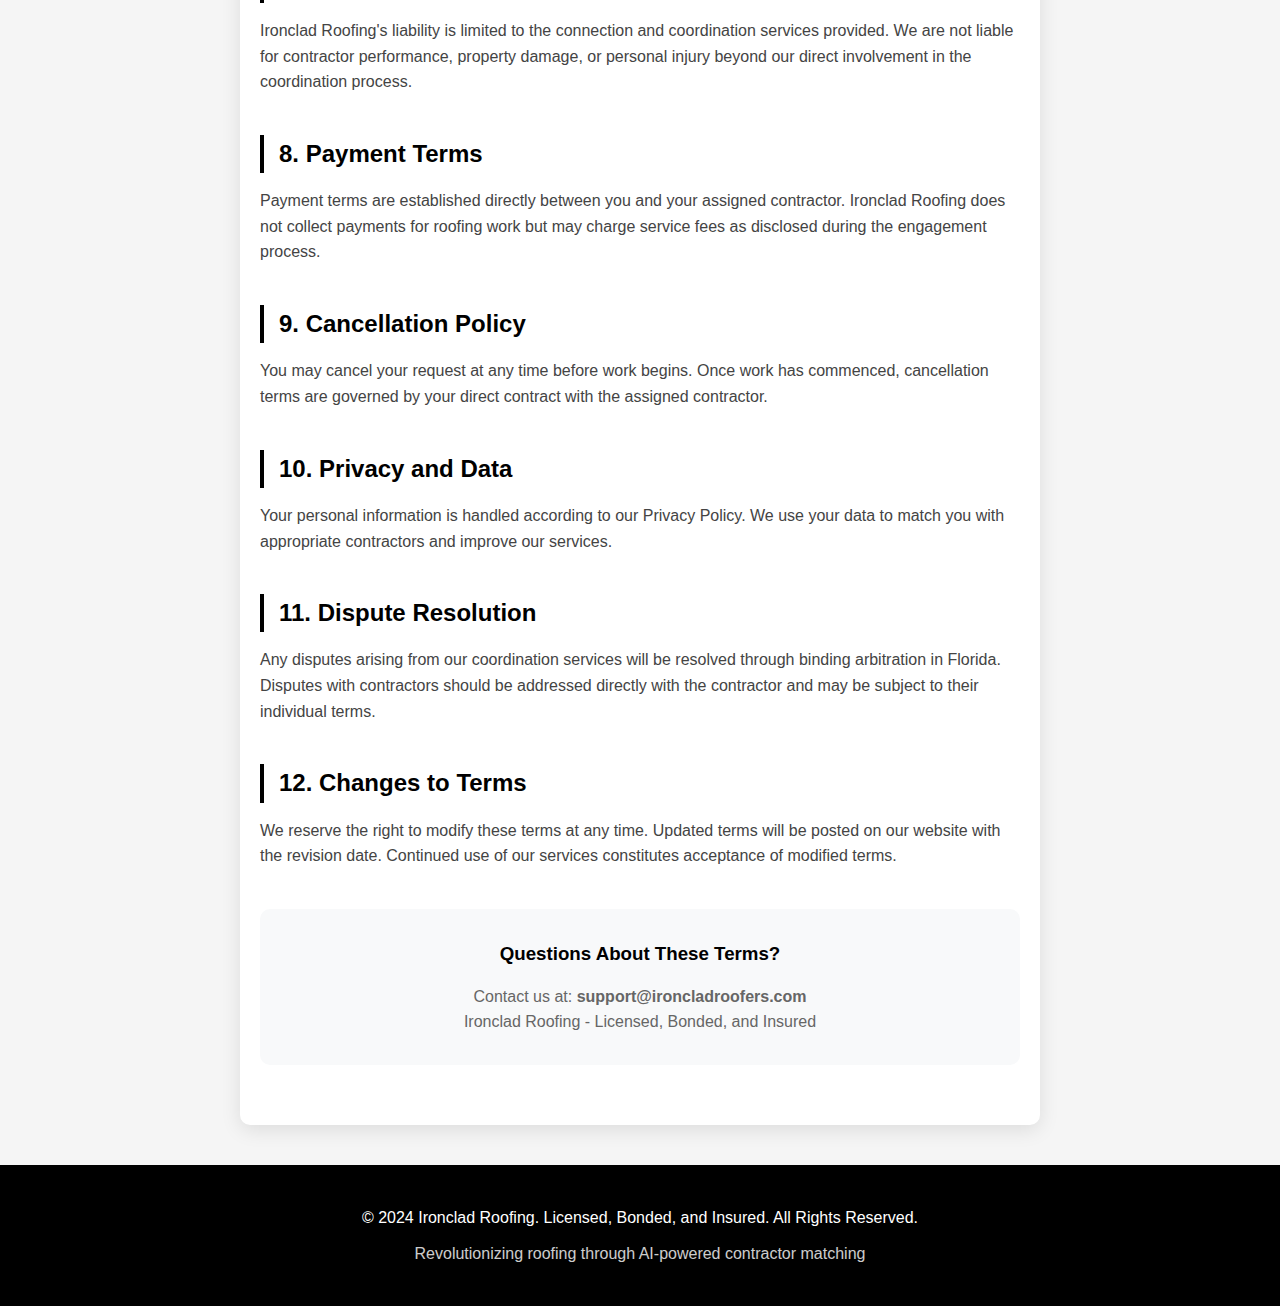
<file: terms-of-service.html>
<!DOCTYPE html>
<html lang="en">
<head>
    <meta charset="UTF-8">
    <meta name="viewport" content="width=device-width, initial-scale=1.0">
    <title>Terms of Service - Ironclad Roofing</title>
    <link rel="icon" type="image/x-icon" href="./ironclad_favicon.ico">
    <style>
        * {
            margin: 0;
            padding: 0;
            box-sizing: border-box;
        }

        body {
            font-family: -apple-system, BlinkMacSystemFont, 'Segoe UI', Roboto, sans-serif;
            line-height: 1.6;
            color: #333;
            background-color: #f5f5f5;
        }

        .header {
            background-color: #000;
            color: #fff;
            padding: 20px;
            position: fixed;
            width: 100%;
            top: 0;
            z-index: 1000;
            box-shadow: 0 2px 10px rgba(0,0,0,0.1);
        }

        .header-content {
            max-width: 1200px;
            margin: 0 auto;
            display: flex;
            justify-content: space-between;
            align-items: center;
        }

        .logo {
            font-size: 24px;
            font-weight: bold;
            color: #fff;
            text-decoration: none;
        }

        .nav-links {
            display: flex;
            gap: 30px;
        }

        .nav-links a {
            color: #fff;
            text-decoration: none;
            transition: opacity 0.3s;
        }

        .nav-links a:hover {
            opacity: 0.8;
        }

        .main-content {
            margin-top: 80px;
            padding: 60px 20px;
            max-width: 800px;
            margin-left: auto;
            margin-right: auto;
            background: #fff;
            border-radius: 10px;
            box-shadow: 0 5px 20px rgba(0,0,0,0.1);
        }

        .page-header {
            text-align: center;
            margin-bottom: 40px;
            padding-bottom: 20px;
            border-bottom: 2px solid #eee;
        }

        .page-header h1 {
            font-size: 36px;
            margin-bottom: 10px;
            color: #000;
        }

        .page-header p {
            color: #666;
            font-size: 16px;
        }

        .content-section {
            margin-bottom: 40px;
        }

        .content-section h2 {
            font-size: 24px;
            margin-bottom: 15px;
            color: #000;
            border-left: 4px solid #000;
            padding-left: 15px;
        }

        .content-section p {
            margin-bottom: 15px;
            color: #444;
        }

        .content-section ul {
            margin-left: 20px;
            margin-bottom: 15px;
        }

        .content-section li {
            margin-bottom: 8px;
            color: #444;
        }

        .last-updated {
            text-align: center;
            padding: 20px;
            background: #f8f9fa;
            border-radius: 5px;
            margin-bottom: 20px;
            color: #666;
            font-style: italic;
        }

        .contact-info {
            background: #f8f9fa;
            padding: 30px;
            border-radius: 10px;
            text-align: center;
            margin-top: 40px;
        }

        .contact-info h3 {
            margin-bottom: 15px;
            color: #000;
        }

        .contact-info p {
            color: #666;
        }

        @media (max-width: 768px) {
            .header-content {
                flex-direction: column;
                gap: 20px;
            }

            .main-content {
                margin-top: 120px;
                padding: 40px 20px;
            }

            .page-header h1 {
                font-size: 28px;
            }
        }
    </style>
</head>
<body>
    <header class="header">
        <div class="header-content">
            <a href="index.html" class="logo">Ironclad Roofing</a>
            <nav class="nav-links">
                <a href="index.html">Home</a>
                <a href="index.html">Get Estimate</a>
            </nav>
        </div>
    </header>

    <main class="main-content">
        <div class="page-header">
            <h1>Terms of Service</h1>
            <p>Please read these terms carefully before using our services</p>
        </div>

        <div class="last-updated">
            Last updated: January 2025
        </div>

        <div class="content-section">
            <h2>1. Acceptance of Terms</h2>
            <p>By accessing and using Ironclad Roofing's services, website, or requesting estimates, you agree to be bound by these Terms of Service. If you do not agree to these terms, please do not use our services.</p>
        </div>

        <div class="content-section">
            <h2>2. Description of Services</h2>
            <p>Ironclad Roofing provides:</p>
            <ul>
                <li>AI-powered contractor matching services</li>
                <li>Roofing estimates and consultations</li>
                <li>Connection with licensed, vetted roofing contractors</li>
                <li>Project management and scheduling coordination</li>
                <li>Quality assurance and warranty services</li>
            </ul>
        </div>

        <div class="content-section">
            <h2>3. Contractor Relationships</h2>
            <p>Ironclad Roofing operates as a technology platform connecting property owners with independent contractors. We do not directly perform roofing work but facilitate connections with our network of vetted, licensed, and insured contractors.</p>
        </div>

        <div class="content-section">
            <h2>4. Estimates and Pricing</h2>
            <p>All estimates provided are preliminary and subject to change based on on-site inspection. Final pricing will be confirmed after physical assessment of your property. Estimates are valid for 30 days unless otherwise specified.</p>
        </div>

        <div class="content-section">
            <h2>5. Licensing and Insurance</h2>
            <p>All contractors in our network are required to maintain:</p>
            <ul>
                <li>Valid state and local licensing</li>
                <li>General liability insurance</li>
                <li>Workers' compensation insurance</li>
                <li>Bonding as required by local regulations</li>
            </ul>
        </div>

        <div class="content-section">
            <h2>6. Warranties and Guarantees</h2>
            <p>Ironclad Roofing provides quality assurance oversight. Material warranties are provided by manufacturers. Workmanship warranties are provided by individual contractors as specified in your contract.</p>
        </div>

        <div class="content-section">
            <h2>7. Limitation of Liability</h2>
            <p>Ironclad Roofing's liability is limited to the connection and coordination services provided. We are not liable for contractor performance, property damage, or personal injury beyond our direct involvement in the coordination process.</p>
        </div>

        <div class="content-section">
            <h2>8. Payment Terms</h2>
            <p>Payment terms are established directly between you and your assigned contractor. Ironclad Roofing does not collect payments for roofing work but may charge service fees as disclosed during the engagement process.</p>
        </div>

        <div class="content-section">
            <h2>9. Cancellation Policy</h2>
            <p>You may cancel your request at any time before work begins. Once work has commenced, cancellation terms are governed by your direct contract with the assigned contractor.</p>
        </div>

        <div class="content-section">
            <h2>10. Privacy and Data</h2>
            <p>Your personal information is handled according to our Privacy Policy. We use your data to match you with appropriate contractors and improve our services.</p>
        </div>

        <div class="content-section">
            <h2>11. Dispute Resolution</h2>
            <p>Any disputes arising from our coordination services will be resolved through binding arbitration in Florida. Disputes with contractors should be addressed directly with the contractor and may be subject to their individual terms.</p>
        </div>

        <div class="content-section">
            <h2>12. Changes to Terms</h2>
            <p>We reserve the right to modify these terms at any time. Updated terms will be posted on our website with the revision date. Continued use of our services constitutes acceptance of modified terms.</p>
        </div>

        <div class="contact-info">
            <h3>Questions About These Terms?</h3>
            <p>Contact us at: <strong>support@ironcladroofers.com</strong></p>
            <p>Ironclad Roofing - Licensed, Bonded, and Insured</p>
        </div>
    </main>

    <footer style="background: #000; color: #fff; padding: 40px 20px; text-align: center; margin-top: 40px;">
        <p>&copy; 2024 Ironclad Roofing. Licensed, Bonded, and Insured. All Rights Reserved.</p>
        <p style="margin-top: 10px; opacity: 0.8;">Revolutionizing roofing through AI-powered contractor matching</p>
    </footer>
</body>
</html>
</file>
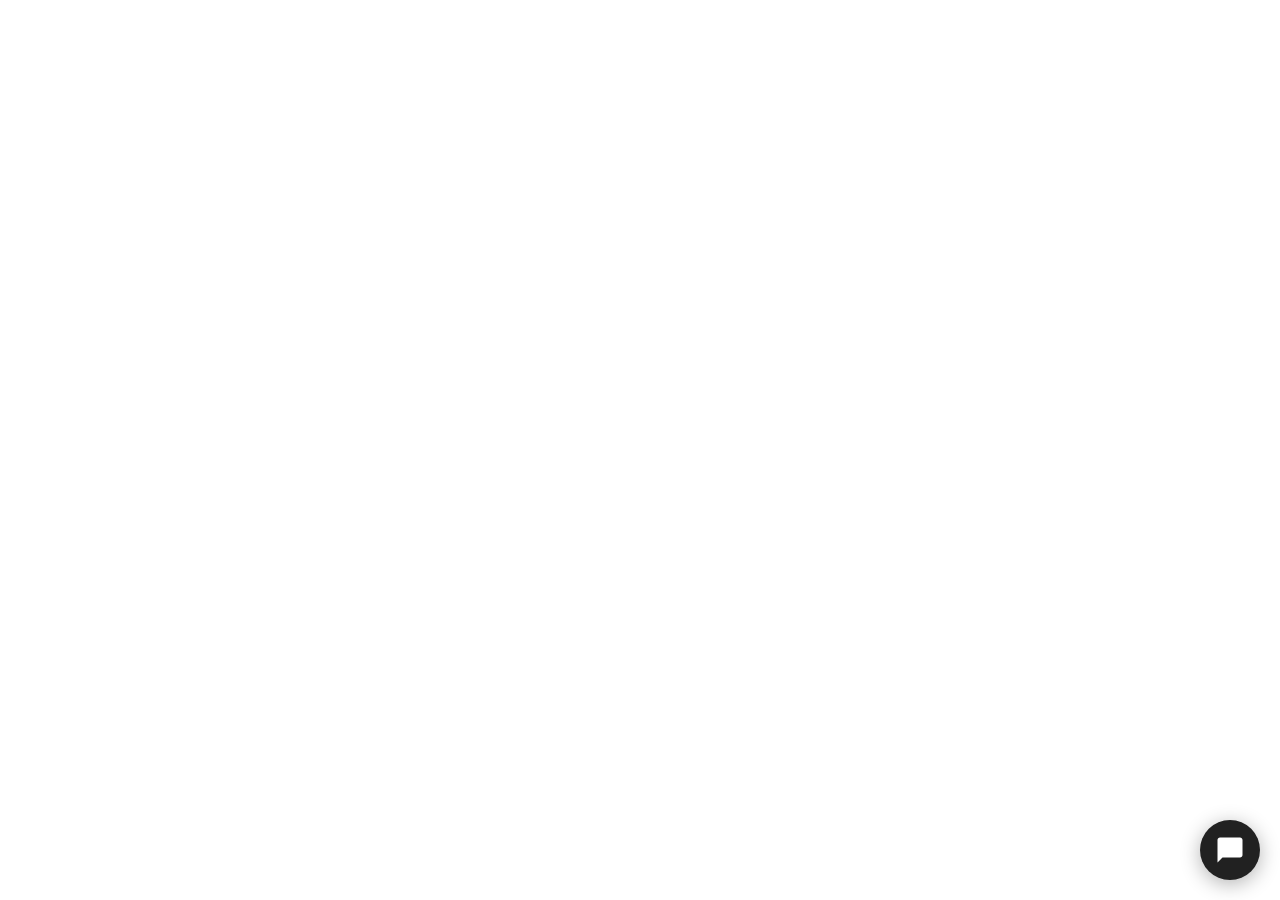
<file: widget.html>
<!DOCTYPE html>
<html lang="en">
<head>
    <meta charset="UTF-8">
    <meta name="viewport" content="width=device-width, initial-scale=1.0">
    <title>Ironclad Roofing Chat Widget</title>
    <style>
        * {
            margin: 0;
            padding: 0;
            box-sizing: border-box;
        }

        body {
            background: transparent;
            font-family: -apple-system, BlinkMacSystemFont, 'Segoe UI', Roboto, sans-serif;
            overflow: hidden;
        }

        /* Chat Toggle Button - Always Visible */
        .widget-button {
            position: fixed;
            bottom: 20px;
            right: 20px;
            width: 60px;
            height: 60px;
            background-color: #212121;
            border-radius: 50%;
            cursor: pointer;
            box-shadow: 0 4px 20px rgba(0,0,0,0.3);
            display: flex;
            align-items: center;
            justify-content: center;
            transition: all 0.3s ease;
            z-index: 1000;
        }

        .widget-button:hover {
            transform: scale(1.1);
            box-shadow: 0 6px 25px rgba(0,0,0,0.4);
        }

        .widget-button svg {
            width: 30px;
            height: 30px;
            fill: white;
        }

        /* Chat Window - Hidden by Default */
        .chat-container {
            position: fixed;
            bottom: 100px;
            right: 20px;
            width: 380px;
            height: 600px;
            background: white;
            border-radius: 16px;
            box-shadow: 0 10px 40px rgba(0,0,0,0.2);
            display: none;
            flex-direction: column;
            overflow: hidden;
            z-index: 999;
        }

        .chat-container.open {
            display: flex;
            animation: slideUp 0.3s ease;
        }

        @keyframes slideUp {
            from {
                opacity: 0;
                transform: translateY(20px);
            }
            to {
                opacity: 1;
                transform: translateY(0);
            }
        }

        /* Chat Header */
        .chat-header {
            background: #212121;
            color: white;
            padding: 20px;
            display: flex;
            align-items: center;
            justify-content: space-between;
        }

        .chat-header h3 {
            font-size: 18px;
            font-weight: 600;
            margin: 0;
        }

        .close-button {
            background: none;
            border: none;
            color: white;
            cursor: pointer;
            padding: 5px;
        }

        .close-button svg {
            width: 24px;
            height: 24px;
        }

        /* Iframe Container */
        .chat-iframe {
            flex: 1;
            width: 100%;
            border: none;
        }

        /* Mobile Responsive */
        @media (max-width: 480px) {
            .chat-container {
                width: 100%;
                height: 100%;
                bottom: 0;
                right: 0;
                border-radius: 0;
            }

            .widget-button {
                bottom: 10px;
                right: 10px;
            }
        }
    </style>
</head>
<body>
    <!-- Floating Chat Button -->
    <div class="widget-button" id="chatToggle">
        <svg viewBox="0 0 24 24" xmlns="http://www.w3.org/2000/svg">
            <path d="M20 2H4c-1.1 0-2 .9-2 2v18l4-4h14c1.1 0 2-.9 2-2V4c0-1.1-.9-2-2-2z"/>
        </svg>
    </div>

    <!-- Chat Window -->
    <div class="chat-container" id="chatWindow">
        <div class="chat-header">
            <h3>🏠 Get Your Free Roofing Estimate</h3>
            <button class="close-button" id="closeChat">
                <svg viewBox="0 0 24 24" fill="none" stroke="currentColor" stroke-width="2">
                    <line x1="18" y1="6" x2="6" y2="18"></line>
                    <line x1="6" y1="6" x2="18" y2="18"></line>
                </svg>
            </button>
        </div>
        <iframe src="index.html" class="chat-iframe" title="Ironclad Roofing AI Estimator"></iframe>
    </div>

    <script>
        const chatToggle = document.getElementById('chatToggle');
        const chatWindow = document.getElementById('chatWindow');
        const closeChat = document.getElementById('closeChat');

        chatToggle.addEventListener('click', () => {
            chatWindow.classList.add('open');
            chatToggle.style.display = 'none';
        });

        closeChat.addEventListener('click', () => {
            chatWindow.classList.remove('open');
            chatToggle.style.display = 'flex';
        });
    </script>
</body>
</html>
</file>
